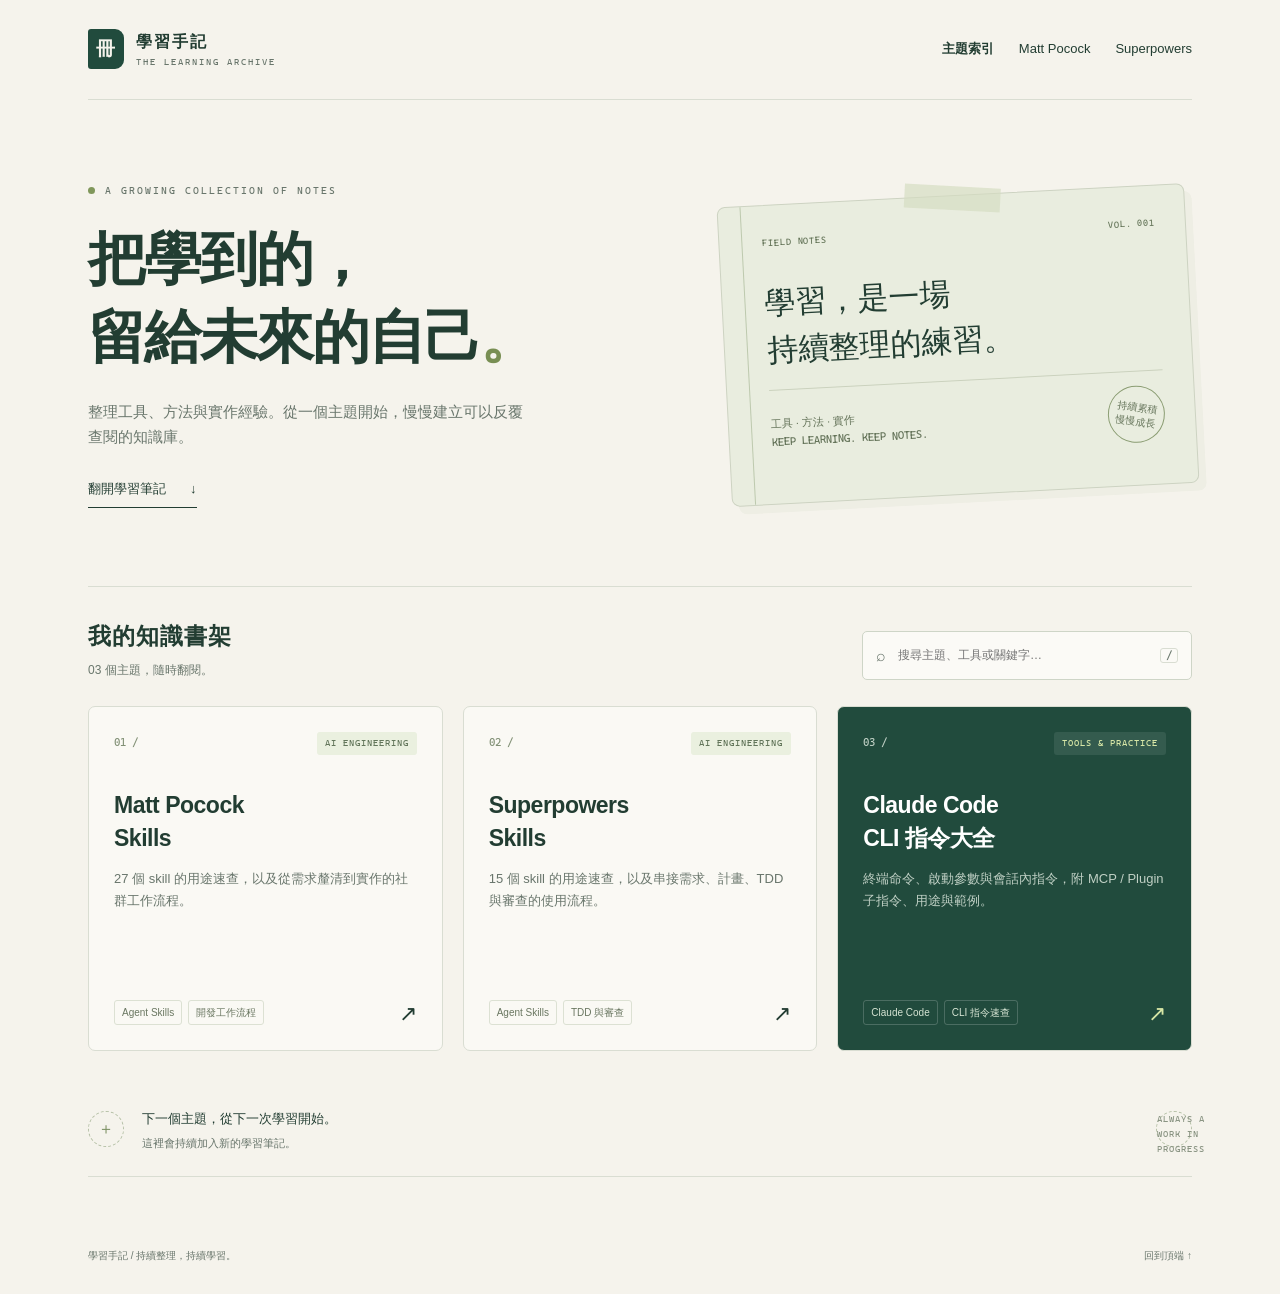
<file: index.html>
<!doctype html>
<html lang="zh-Hant">
<head>
  <meta charset="utf-8">
  <meta name="viewport" content="width=device-width, initial-scale=1">
  <meta name="description" content="持續累積的學習筆記：AI 工具、開發方法與實作經驗。">
  <meta name="theme-color" content="#214b3d">
  <title>學習手記 · 把知識慢慢留下來</title>
  <script src="notes.js" defer></script>
  <style>
    @font-face{font-family:Cascadia;src:url('fonts/CascadiaCode-Regular.ttf');font-display:swap}
    :root{--paper:#f5f3ec;--ink:#223d32;--muted:#69766c;--line:#d9ddd2;--green:#214b3d;--accent:#d7e6a6}
    *{box-sizing:border-box}html{scroll-behavior:smooth}body{margin:0;background:var(--paper);color:var(--ink);font-family:-apple-system,BlinkMacSystemFont,"PingFang TC","Microsoft JhengHei",sans-serif;line-height:1.7}a{color:inherit}a,button,input{-webkit-tap-highlight-color:transparent}a:focus-visible,input:focus-visible{outline:3px solid #af7439;outline-offset:5px}[hidden]{display:none!important}.mono{font-family:Cascadia,monospace}.skip{position:fixed;top:-100px;left:20px;padding:10px;background:white;z-index:5}.skip:focus{top:10px}
    .wrap{max-width:1200px;margin:auto;padding:0 48px}header{display:flex;align-items:center;justify-content:space-between;min-height:100px;border-bottom:1px solid var(--line);gap:20px}.brand{display:flex;align-items:center;gap:12px;text-decoration:none;font-weight:700;letter-spacing:2px}.mark{width:36px;height:40px;display:grid;place-items:center;background:var(--green);color:var(--paper);border-radius:3px 9px 9px 3px;font-size:19px}.brand small{display:block;font-size:9px;color:var(--muted);letter-spacing:2px;font-weight:400}nav{display:flex;gap:25px;font-size:13px}nav a{text-decoration:none}nav a:hover{text-decoration:underline;text-underline-offset:6px}.nav-current{font-weight:700}
    .hero{display:grid;grid-template-columns:1.25fr 1fr;gap:50px;align-items:center;padding:82px 0 78px}.eyebrow{font-size:10px;letter-spacing:2px;color:var(--muted)}.eyebrow:before{content:"";display:inline-block;width:7px;height:7px;background:#80975b;margin-right:10px;border-radius:50%}h1{font-size:clamp(36px,4.5vw,60px);line-height:1.35;letter-spacing:-2px;font-weight:650;margin:22px 0}h1 em{font-style:normal;color:#788e53}.intro{max-width:440px;font-size:15px;color:var(--muted);margin:0}.hero-link{display:inline-flex;gap:24px;align-items:center;margin-top:28px;text-decoration:none;font-size:13px;border-bottom:1px solid var(--ink);padding-bottom:7px}
    .notebook{position:relative;min-height:300px;border:1px solid #cdd3c2;border-radius:8px;background:#e9eddf;padding:30px 30px 26px 42px;box-shadow:7px 8px 0 #eeeee4;transform:rotate(-3deg)}.notebook:before{content:"";position:absolute;top:0;bottom:0;left:22px;border-left:1px solid #bdc9ae}.book-top{display:flex;justify-content:space-between;font-size:9px;color:#66765a;letter-spacing:1px}.book-title{font-family:Georgia,"Songti TC",serif;font-size:31px;line-height:1.5;margin:30px 0 16px}.book-rule{height:1px;background:#cbd2be;margin:14px 0}.book-bottom{display:flex;align-items:center;justify-content:space-between;font-size:11px;color:#65745a}.book-stamp{border:1px solid #8b9d73;border-radius:50%;width:57px;height:57px;display:grid;place-items:center;font-size:10px;transform:rotate(12deg);line-height:1.4;text-align:center}.tape{position:absolute;width:96px;height:24px;background:#d6ddc2aa;top:-10px;left:40%;transform:rotate(6deg)}
    .section-head{display:flex;justify-content:space-between;align-items:end;border-top:1px solid var(--line);padding-top:30px;gap:25px}.section-head h2{font-size:23px;margin:0 0 4px;letter-spacing:1px}.section-head p{font-size:12px;color:var(--muted);margin:0}.search{display:flex;align-items:center;gap:10px;padding:10px 13px;border:1px solid #ced5c7;border-radius:5px;background:#fbfaf6;max-width:330px;width:100%;color:var(--muted)}.search input{border:0;outline:0;background:transparent;color:var(--ink);font:inherit;font-size:12px;min-width:0;width:100%}.search:focus-within{outline:2px solid #80975b;outline-offset:3px}kbd{font:11px Cascadia,monospace;border:1px solid var(--line);border-radius:3px;padding:0 5px}
    #topics{display:grid;grid-template-columns:repeat(3,minmax(0,1fr));gap:20px;margin-top:26px}.topic{display:flex;flex-direction:column;min-height:345px;padding:25px;background:#faf9f4;border:1px solid var(--line);border-radius:7px;text-decoration:none;transition:transform .2s,border-color .2s,box-shadow .2s}.topic:hover{transform:translateY(-5px);border-color:#92a37b;box-shadow:0 10px 25px #213d3209}.card-top{display:flex;align-items:center;justify-content:space-between;margin-bottom:34px}.number{font-size:11px;color:#819075}.category{font-size:9px;letter-spacing:1px;color:#63765b;background:#eaf0df;border-radius:3px;padding:4px 8px}.topic h3{font-size:23px;font-weight:600;line-height:1.4;letter-spacing:-.5px;margin:0 0 14px}.topic p{color:var(--muted);font-size:13px;margin:0 0 25px}.card-bottom{margin-top:auto;display:flex;justify-content:space-between;align-items:end;gap:12px}.tags{display:flex;flex-wrap:wrap;gap:6px}.tags span{font-size:10px;color:#6a7761;border:1px solid #dce1d3;border-radius:3px;padding:3px 7px}.arrow{font-size:22px;line-height:1}.featured{background:var(--green);color:#fff}.featured .category{background:#ffffff16;color:var(--accent)}.featured .number,.featured p{color:#c0d0c5}.featured .tags span{color:#d6e4d3;border-color:#ffffff30}.featured .arrow{color:var(--accent)}#topic-empty{padding:35px;text-align:center;color:var(--muted);border:1px dashed var(--line);border-radius:7px}
    .growing{display:flex;gap:18px;align-items:center;margin:30px 0 70px;padding:23px 0;border-bottom:1px solid var(--line)}.growing>span{width:36px;height:36px;border:1px dashed #b6c1a7;border-radius:50%;display:grid;place-items:center;color:#7b8f61}.growing strong{font-size:13px;font-weight:500}.growing p{font-size:11px;color:var(--muted);margin:3px 0 0}.growing .mono{margin-left:auto;font-size:9px;color:#8b9584;letter-spacing:1px}footer{display:flex;justify-content:space-between;gap:20px;padding-bottom:30px;font-size:10px;color:var(--muted)}footer a{text-decoration:none}
    @media(max-width:850px){.wrap{padding:0 26px}.hero{gap:35px;padding:60px 0}.notebook{min-height:270px;padding-right:22px}.book-title{font-size:26px}#topics{gap:12px}.topic{padding:20px}.topic h3{font-size:20px}.brand small{display:none}nav{gap:16px}}
    @media(max-width:650px){header{min-height:85px;flex-wrap:wrap;padding:19px 0;gap:16px}nav{font-size:11px;gap:18px}.hero{grid-template-columns:1fr;padding:45px 0;gap:40px}h1{font-size:42px}.notebook{width:min(100%,360px);justify-self:center;min-height:255px;margin:0 8px 12px}.book-title{margin-top:22px}.section-head{align-items:stretch;flex-direction:column;gap:18px}.search{max-width:none}#topics{grid-template-columns:1fr;gap:14px}.topic{min-height:260px;padding:24px}.card-top{margin-bottom:22px}.topic h3{font-size:24px}.growing{margin-bottom:38px}.growing .mono{display:none}footer{flex-wrap:wrap}.intro{font-size:14px}}
    @media(prefers-reduced-motion:reduce){html{scroll-behavior:auto}.topic{transition:none}.topic:hover{transform:none}}
  </style>
</head>
<body>
  <a class="skip" href="#main">跳至內容</a>
  <div class="wrap">
    <header>
      <a class="brand" href="index.html"><span class="mark">冊</span><span>學習手記<small class="mono">THE LEARNING ARCHIVE</small></span></a>
      <nav aria-label="主導覽"><a class="nav-current" href="index.html" aria-current="page">主題索引</a><a href="mattpocock.html">Matt Pocock</a><a href="superpowers.html">Superpowers</a></nav>
    </header>
    <main id="main">
      <section class="hero" aria-labelledby="hero-title">
        <div><div class="eyebrow mono">A GROWING COLLECTION OF NOTES</div><h1 id="hero-title">把學到的，<br>留給未來的自己<em>。</em></h1><p class="intro">整理工具、方法與實作經驗。從一個主題開始，慢慢建立可以反覆查閱的知識庫。</p><a class="hero-link" href="#library">翻開學習筆記 <span aria-hidden="true">↓</span></a></div>
        <div class="notebook" aria-hidden="true"><span class="tape"></span><div class="book-top mono"><span>FIELD NOTES</span><span>VOL. 001</span></div><div class="book-title">學習，是一場<br>持續整理的練習。</div><div class="book-rule"></div><div class="book-bottom"><span>工具 · 方法 · 實作<br><span class="mono">KEEP LEARNING. KEEP NOTES.</span></span><span class="book-stamp">持續累積<br>慢慢成長</span></div></div>
      </section>
      <section id="library" aria-labelledby="library-title">
        <div class="section-head"><div><h2 id="library-title">我的知識書架</h2><p>03 個主題，隨時翻閱。</p></div><label class="search"><span aria-hidden="true">⌕</span><input id="topic-search" type="search" placeholder="搜尋主題、工具或關鍵字…" aria-label="搜尋學習主題"><kbd aria-hidden="true">/</kbd></label></div>
        <div id="topics">
          <a class="topic" href="mattpocock.html" data-topic="Matt Pocock skills AI coding agent 工作流程 工程"><div class="card-top"><span class="number mono">01 /</span><span class="category mono">AI ENGINEERING</span></div><h3>Matt Pocock<br>Skills</h3><p>27 個 skill 的用途速查，以及從需求釐清到實作的社群工作流程。</p><div class="card-bottom"><div class="tags"><span>Agent Skills</span><span>開發工作流程</span></div><span class="arrow" aria-hidden="true">↗</span></div></a>
          <a class="topic" href="superpowers.html" data-topic="Superpowers obra Jesse Vincent skills AI coding agent TDD 測試 除錯 開發 工作流程"><div class="card-top"><span class="number mono">02 /</span><span class="category mono">AI ENGINEERING</span></div><h3>Superpowers<br>Skills</h3><p>15 個 skill 的用途速查，以及串接需求、計畫、TDD 與審查的使用流程。</p><div class="card-bottom"><div class="tags"><span>Agent Skills</span><span>TDD 與審查</span></div><span class="arrow" aria-hidden="true">↗</span></div></a>
          <a class="topic featured" href="claude-code.html" data-topic="Claude Code CLI command commands slash 指令 命令 終端機 MCP plugin 參數"><div class="card-top"><span class="number mono">03 /</span><span class="category mono">TOOLS & PRACTICE</span></div><h3>Claude Code<br>CLI 指令大全</h3><p>終端命令、啟動參數與會話內指令，附 MCP / Plugin 子指令、用途與範例。</p><div class="card-bottom"><div class="tags"><span>Claude Code</span><span>CLI 指令速查</span></div><span class="arrow" aria-hidden="true">↗</span></div></a>
        </div>
        <p id="topic-empty" role="status" hidden>找不到符合的主題，請試試其他關鍵字。</p>
      </section>
      <aside class="growing"><span aria-hidden="true">＋</span><div><strong>下一個主題，從下一次學習開始。</strong><p>這裡會持續加入新的學習筆記。</p></div><span class="mono">ALWAYS A WORK IN PROGRESS</span></aside>
    </main>
    <footer><span>學習手記 / 持續整理，持續學習。</span><a href="#main">回到頂端 ↑</a></footer>
  </div>
</body>
</html>
</file>
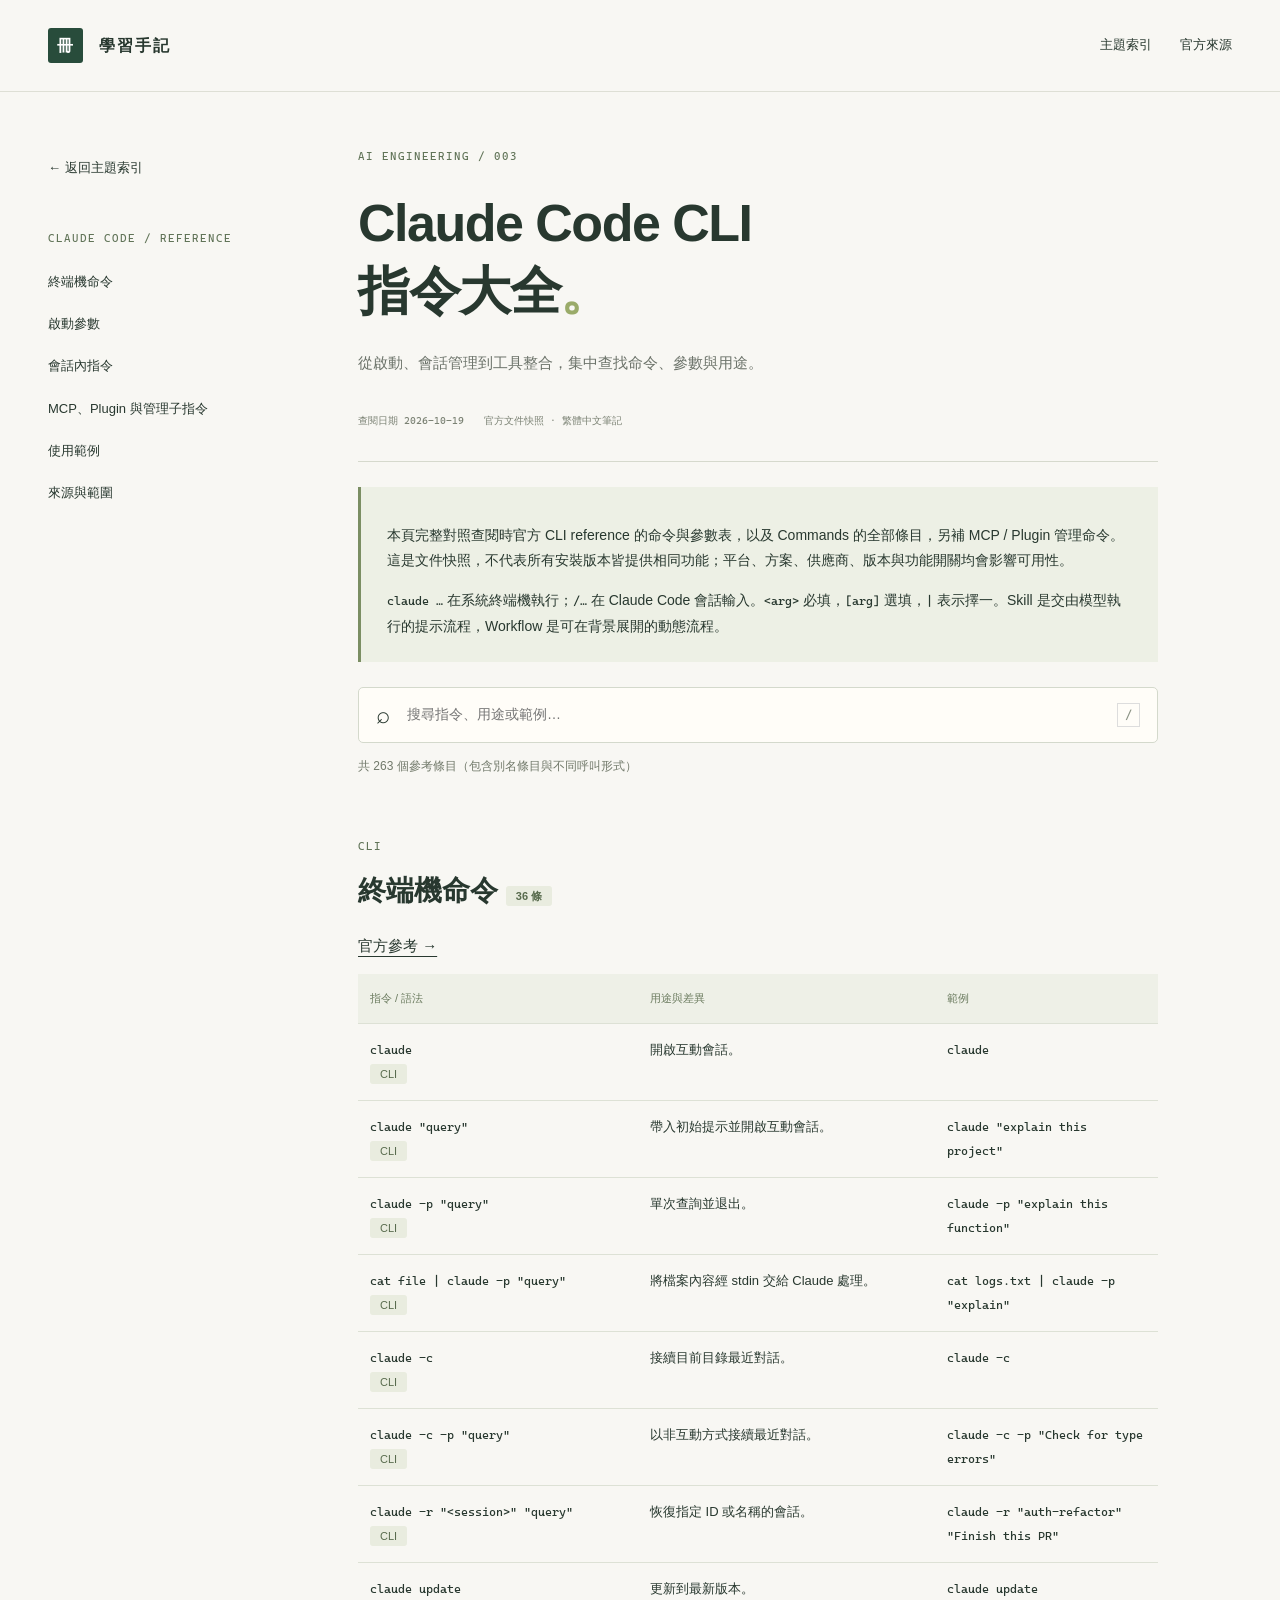
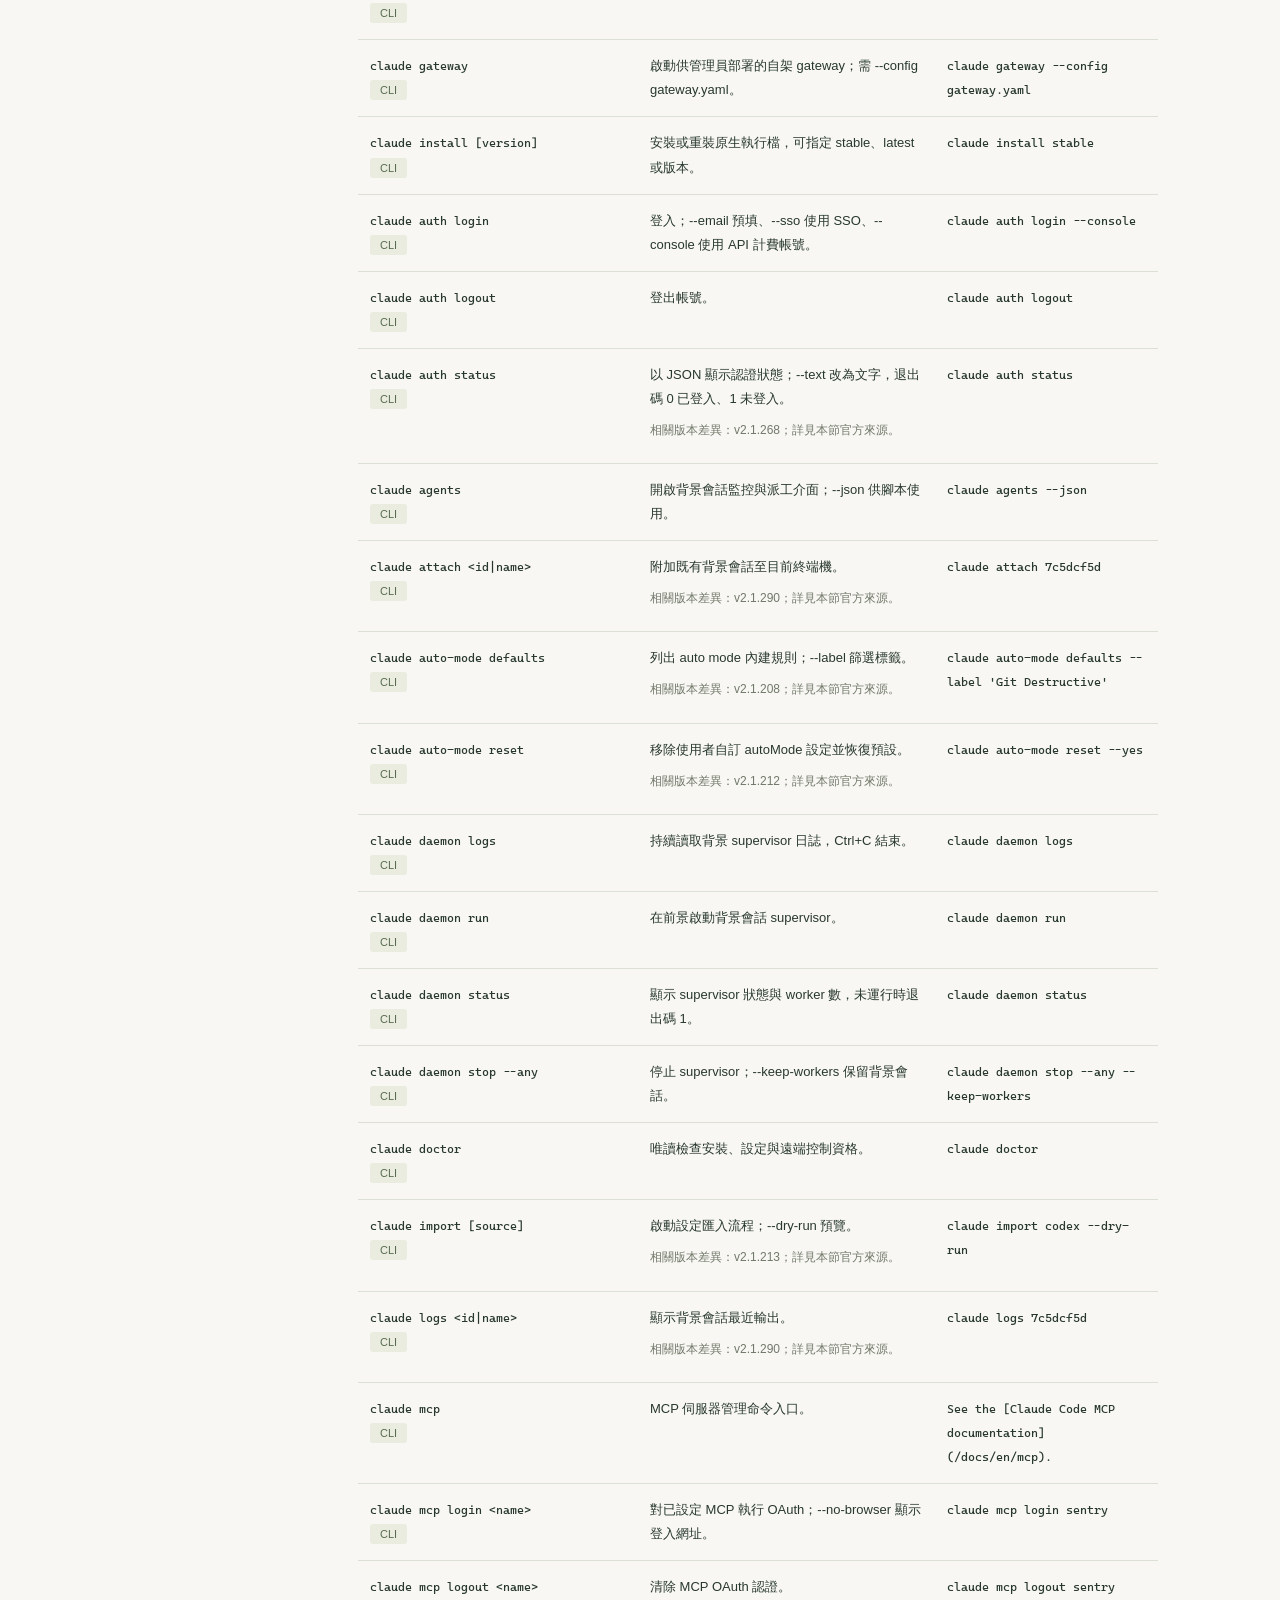
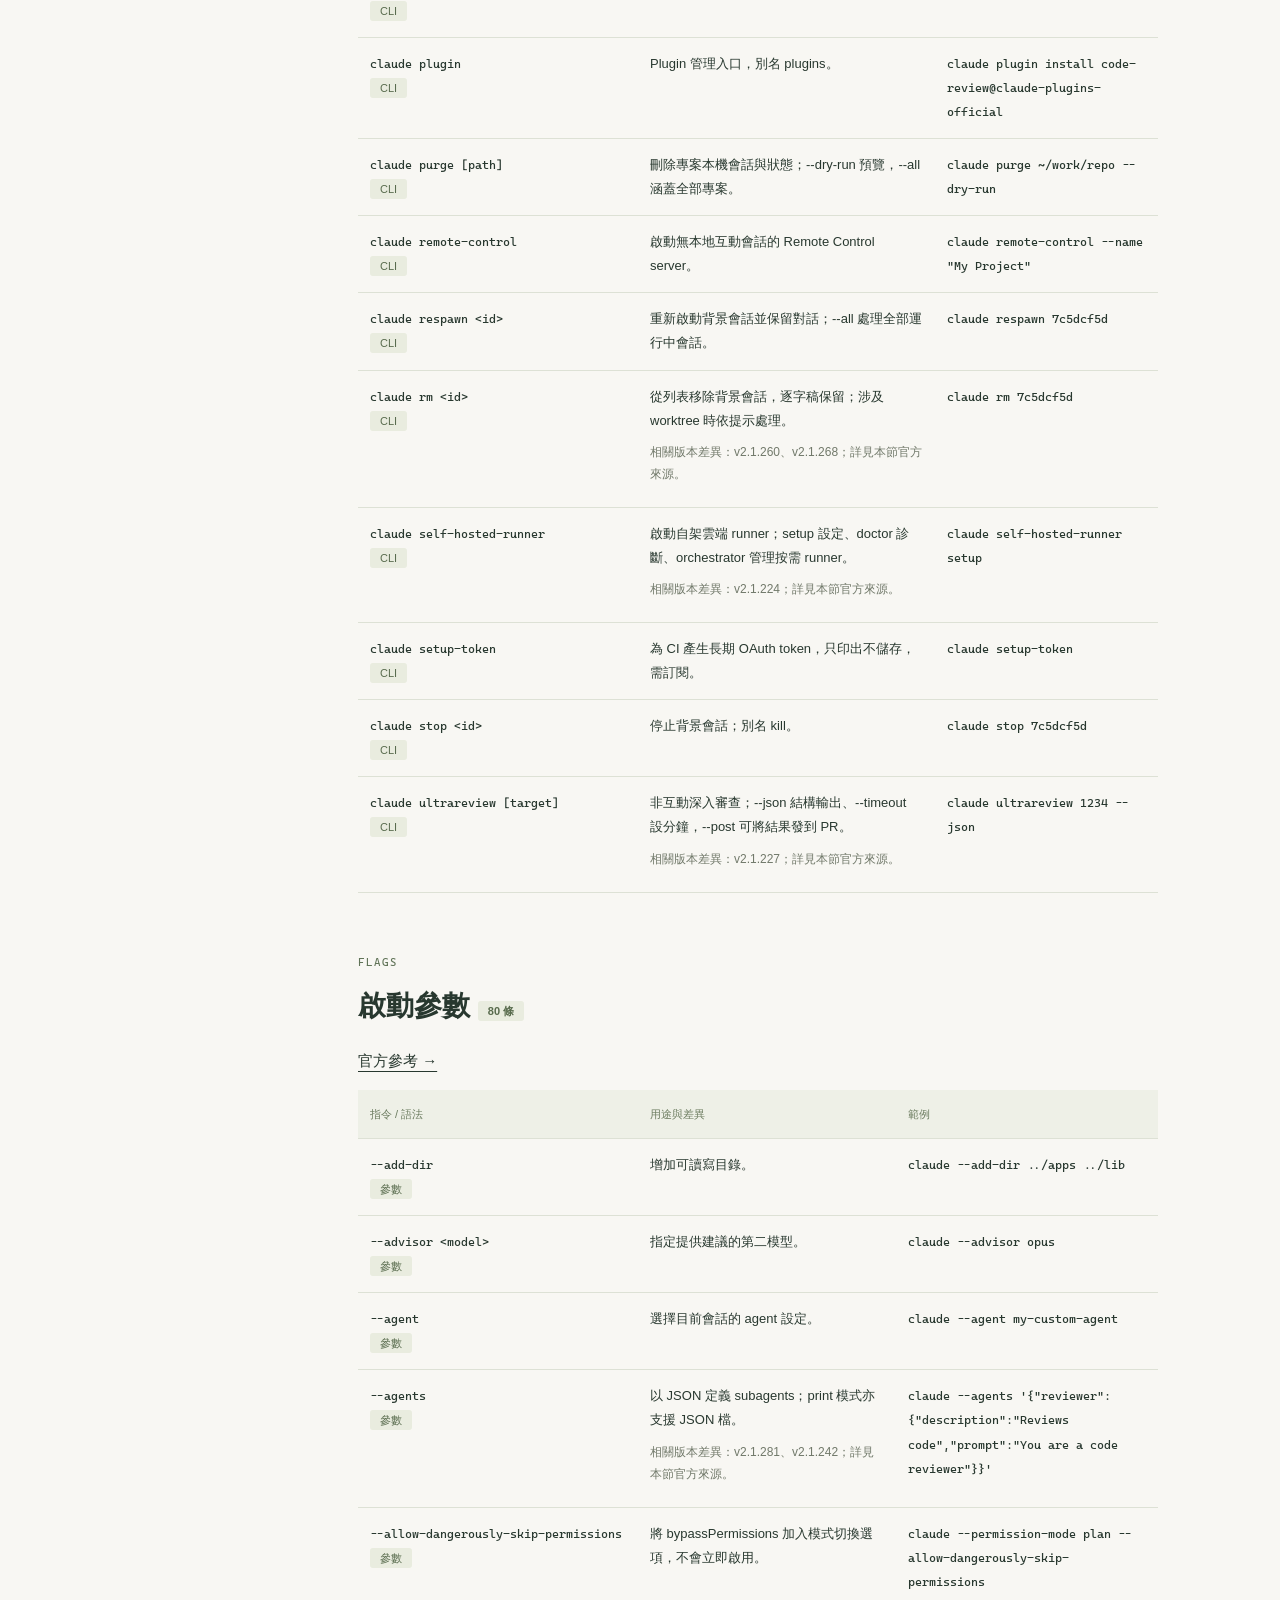
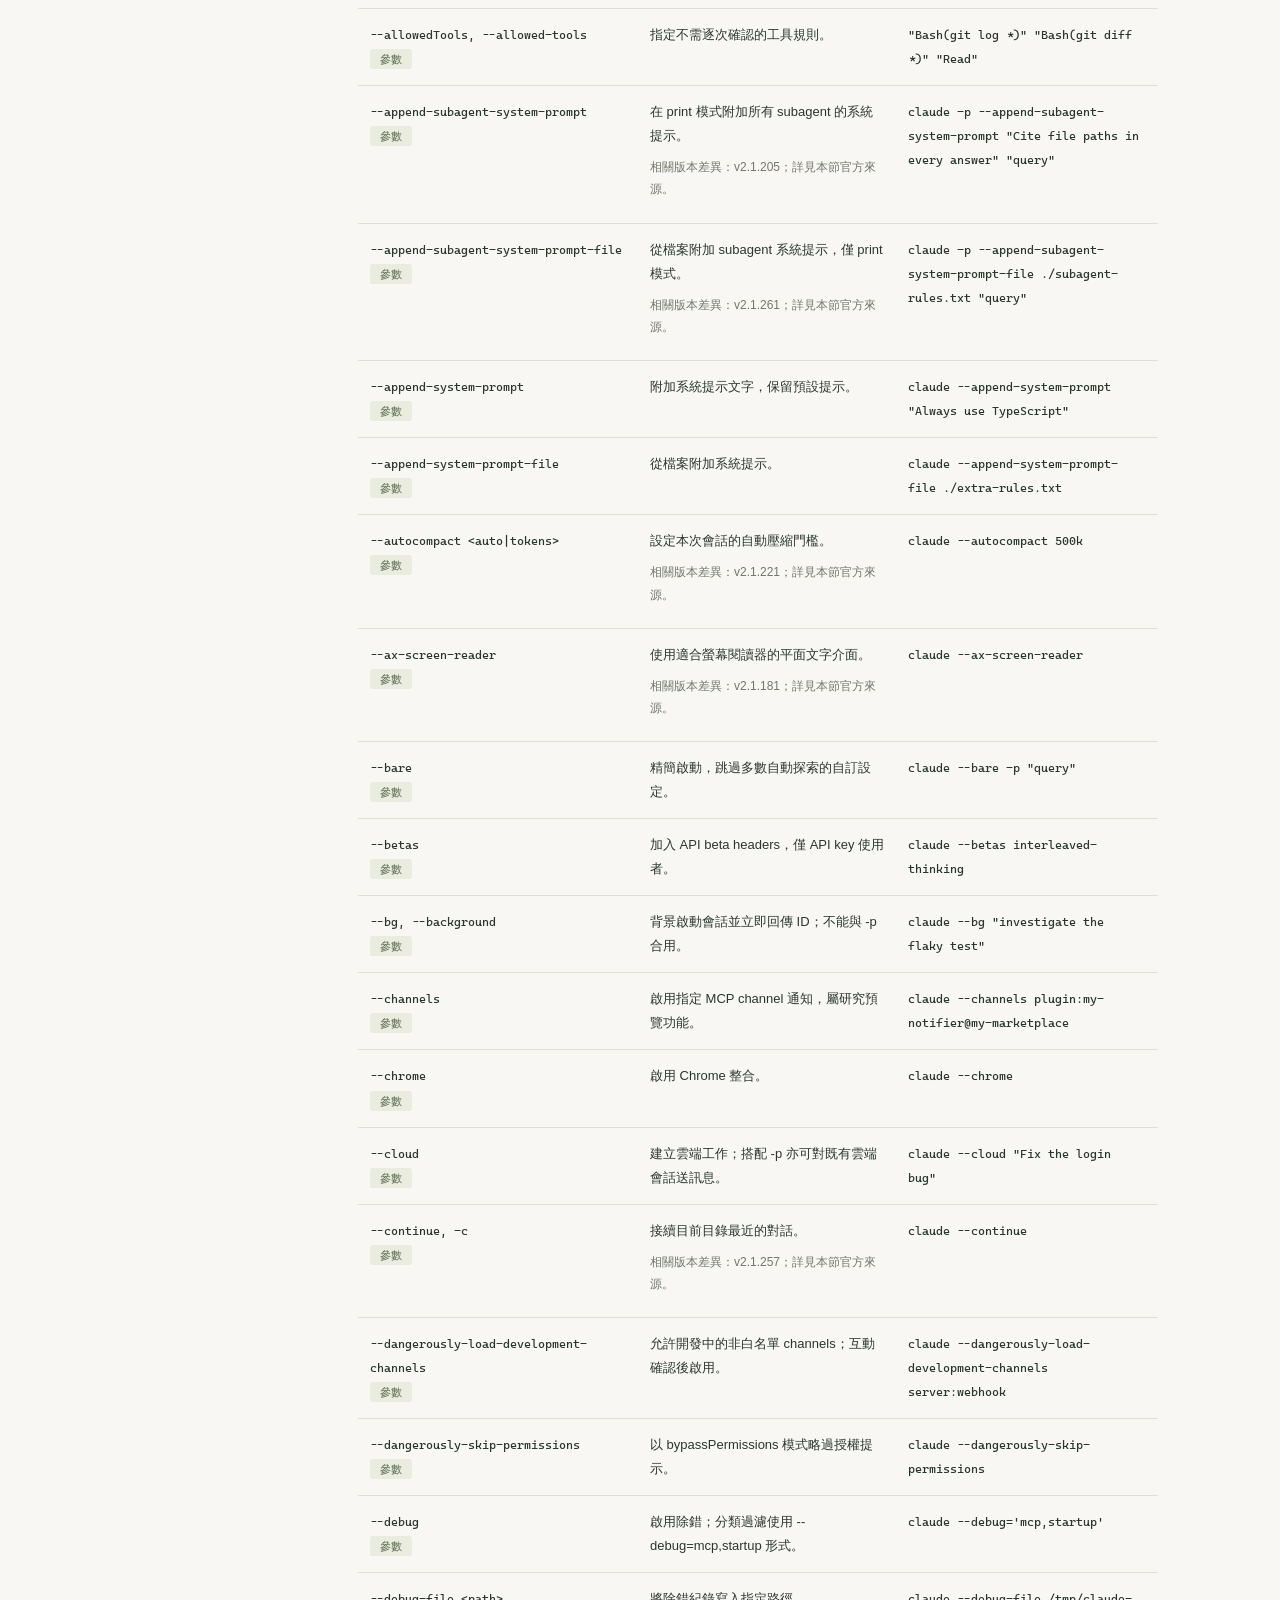
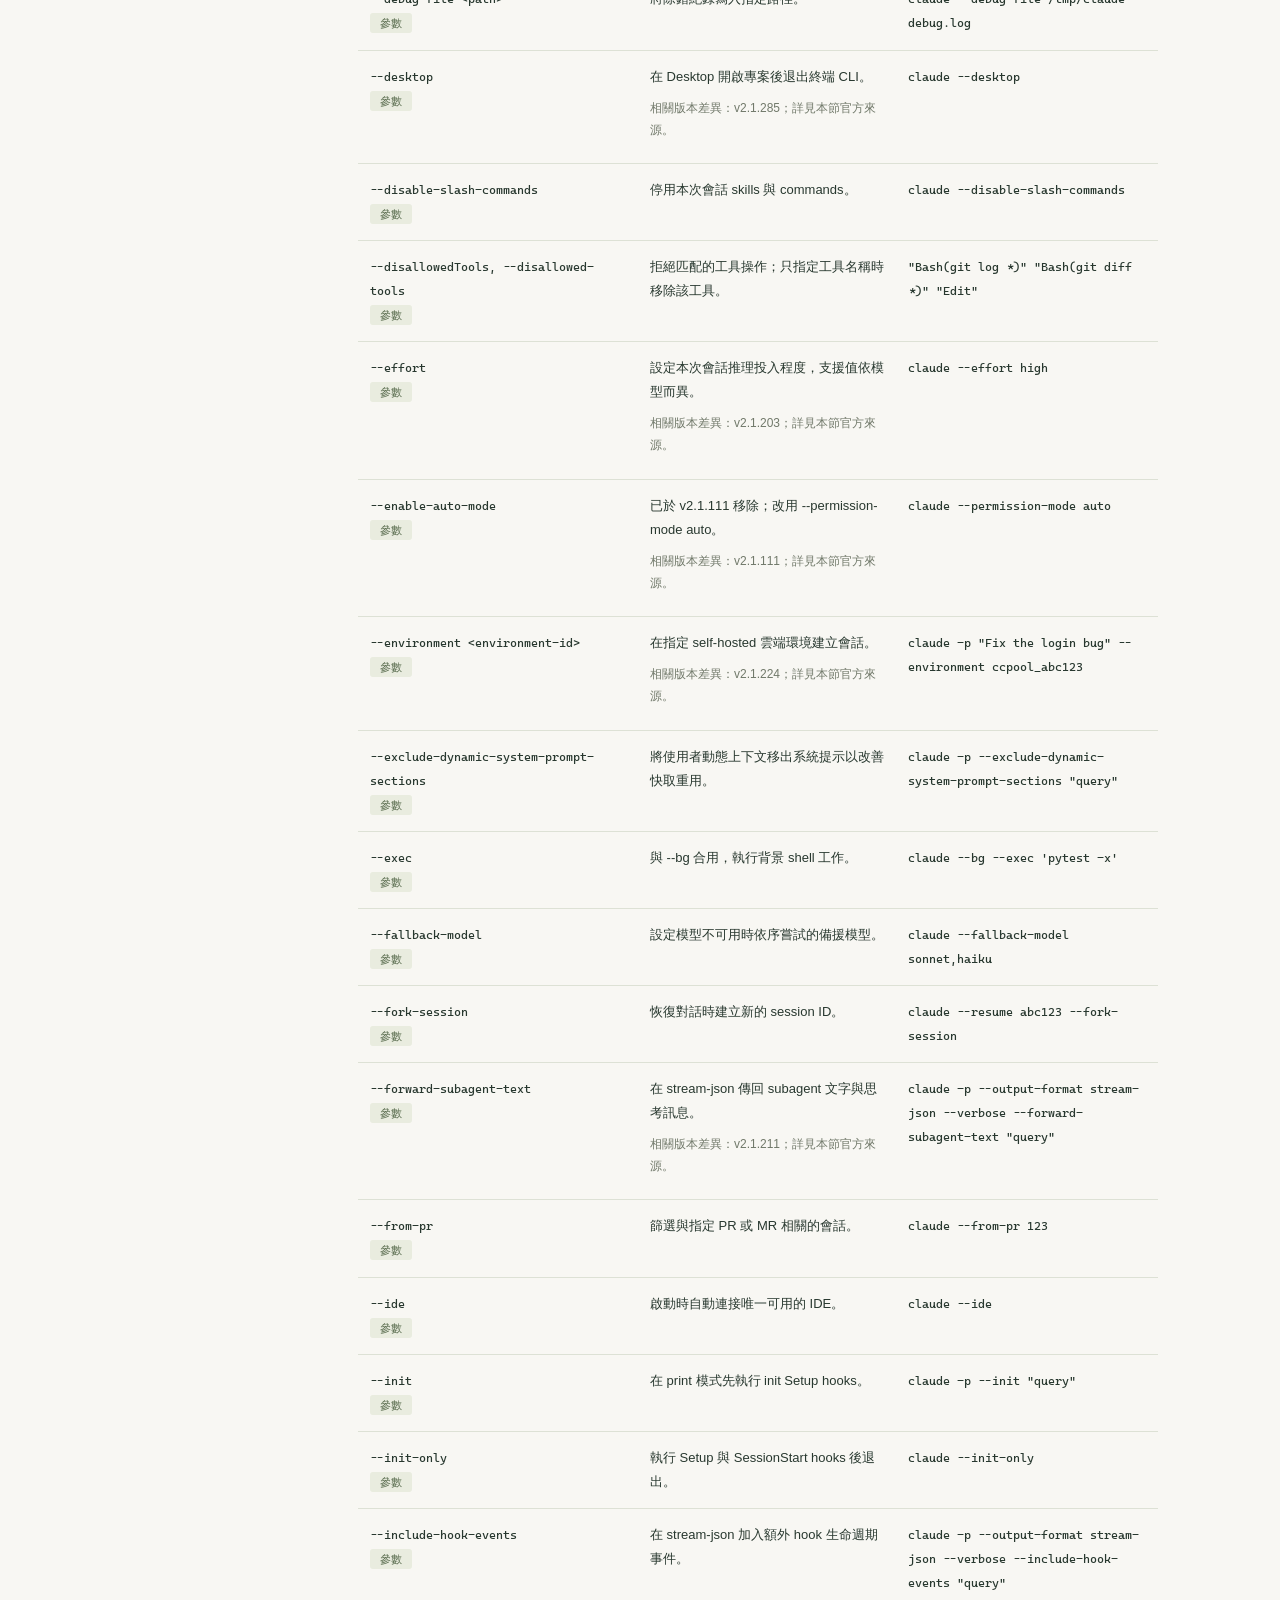
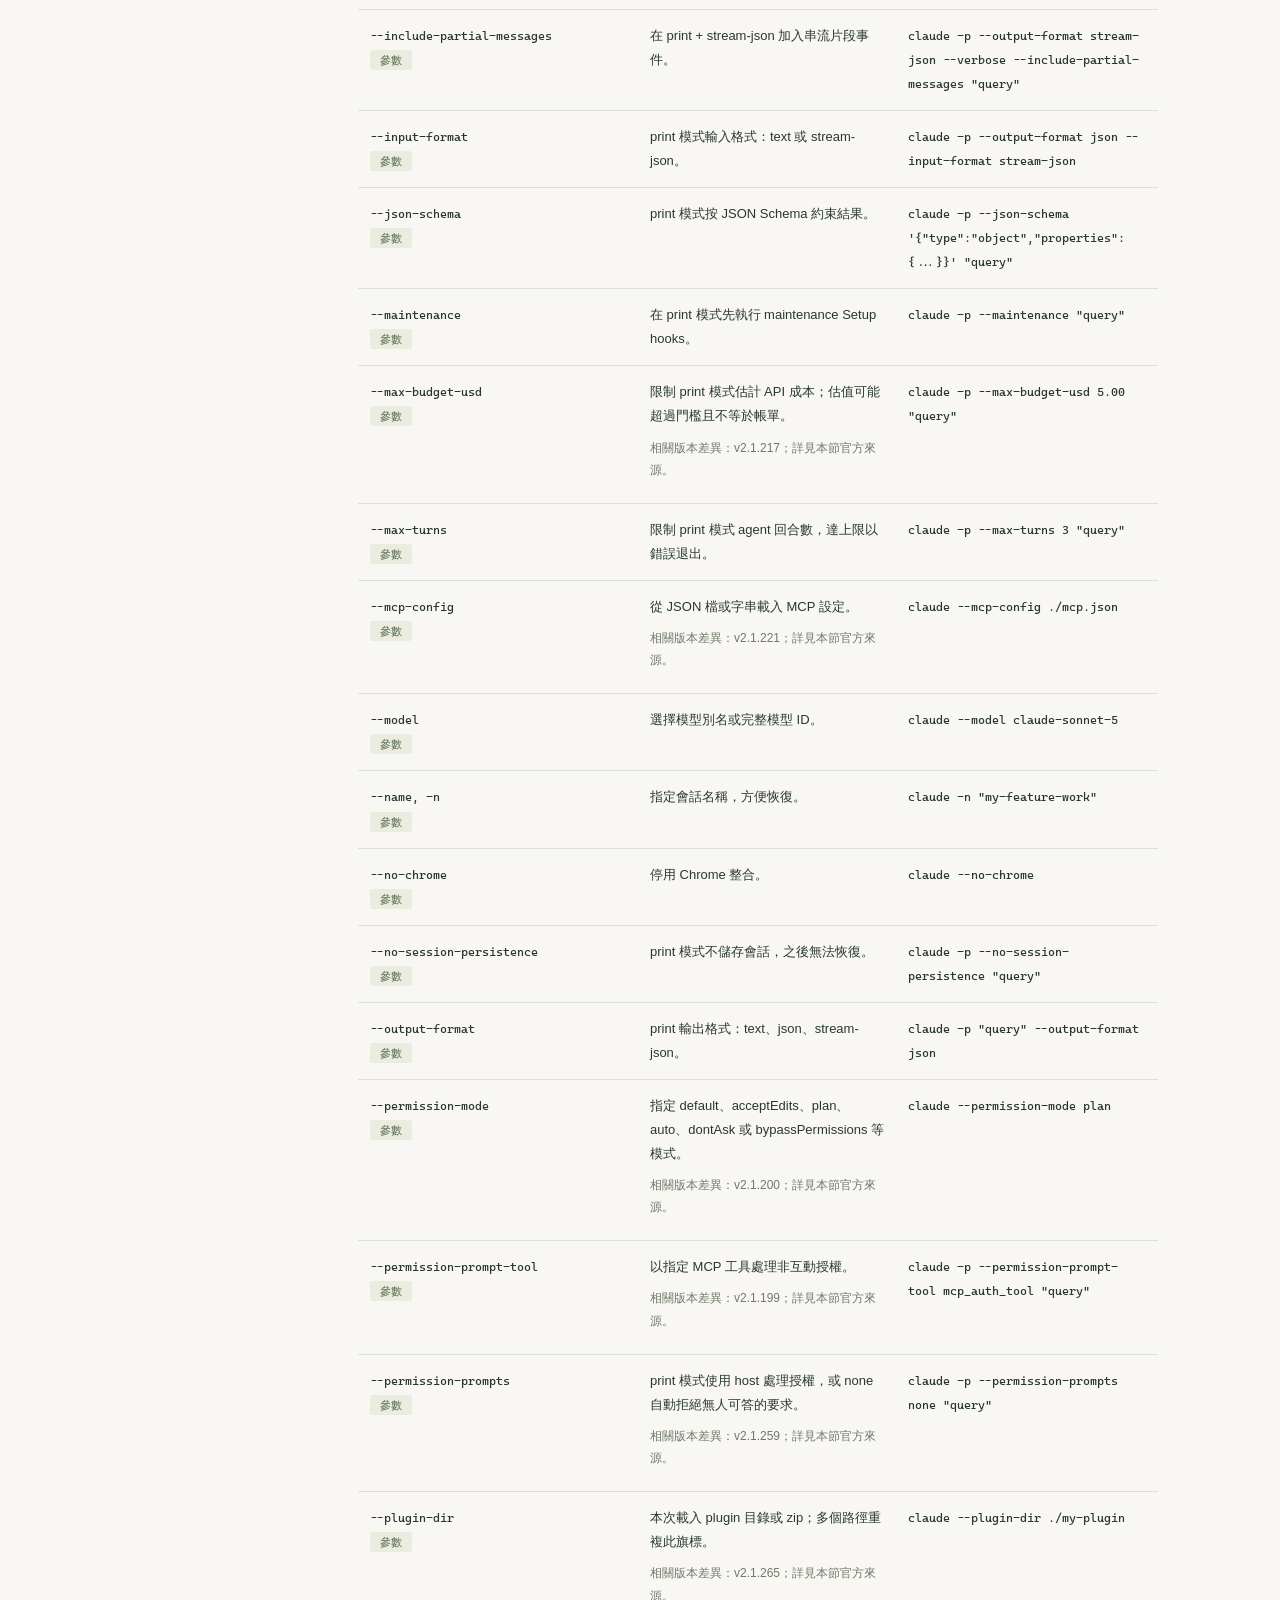
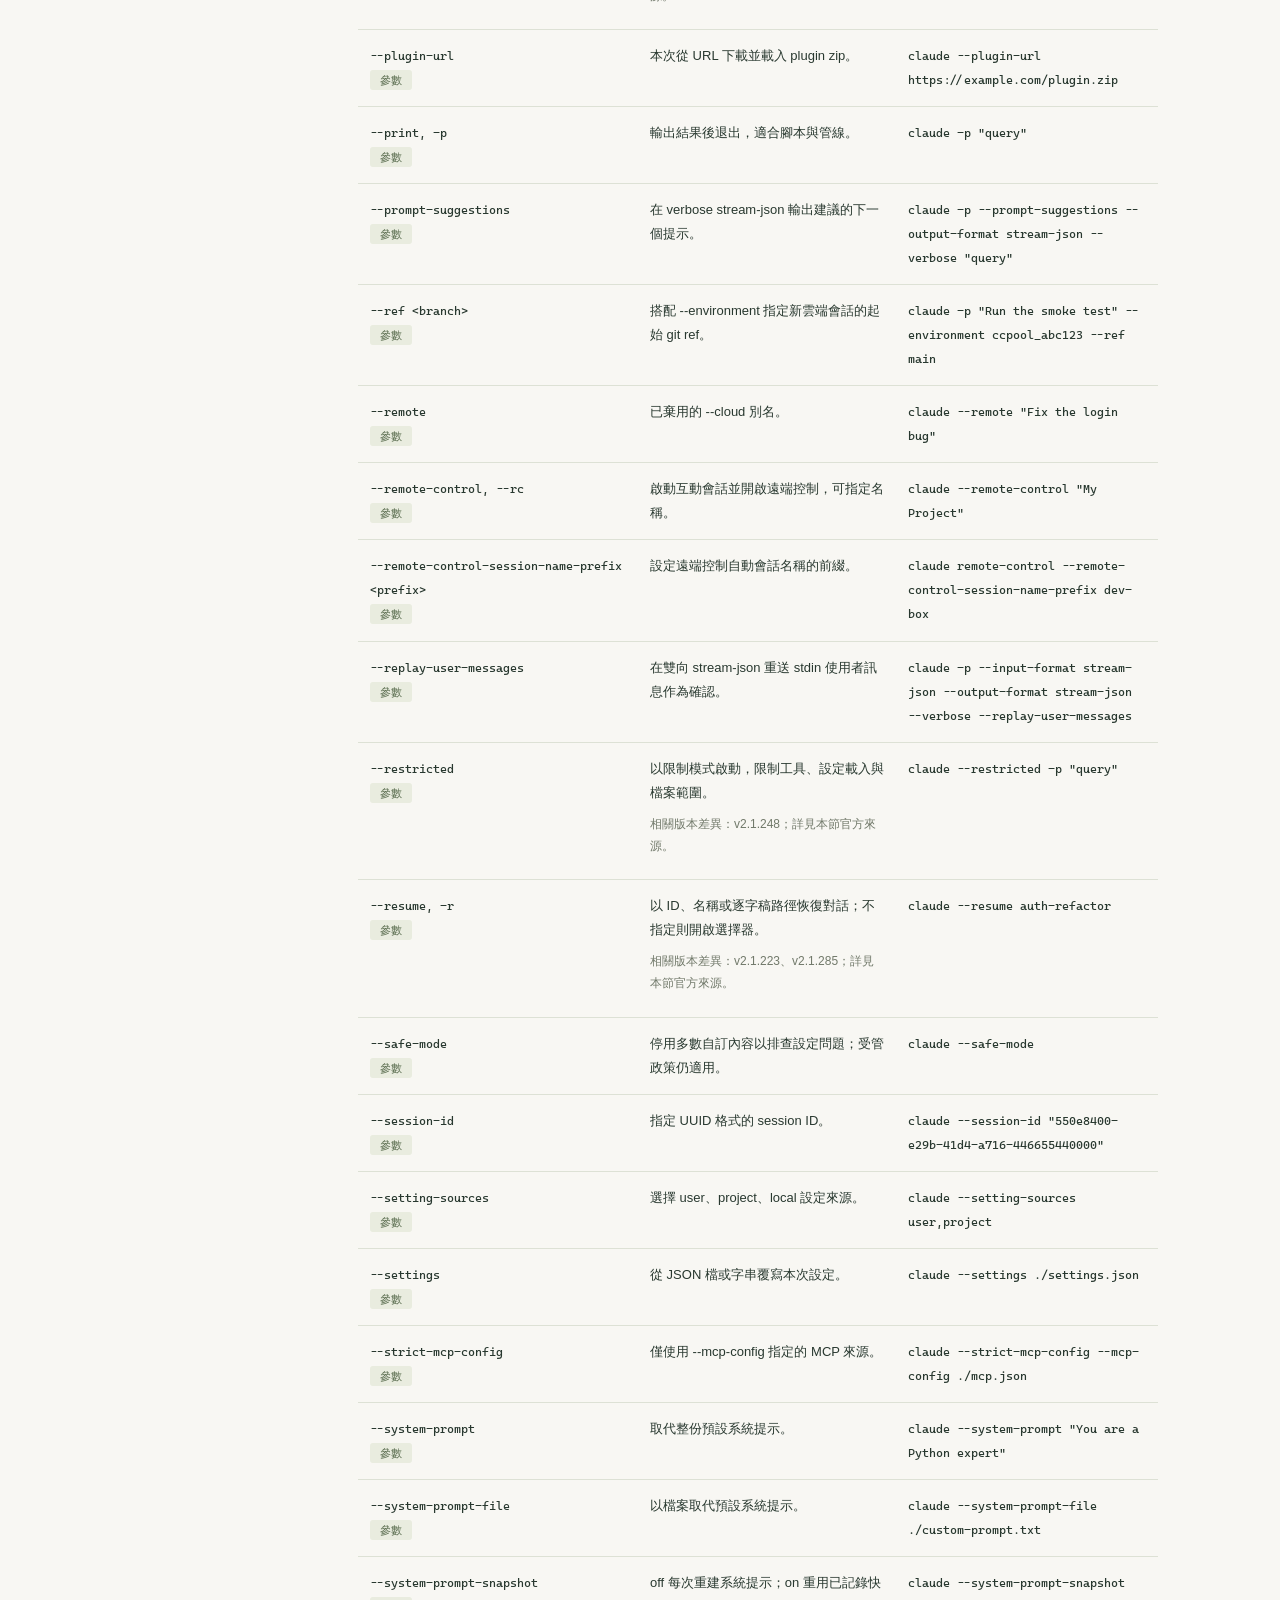
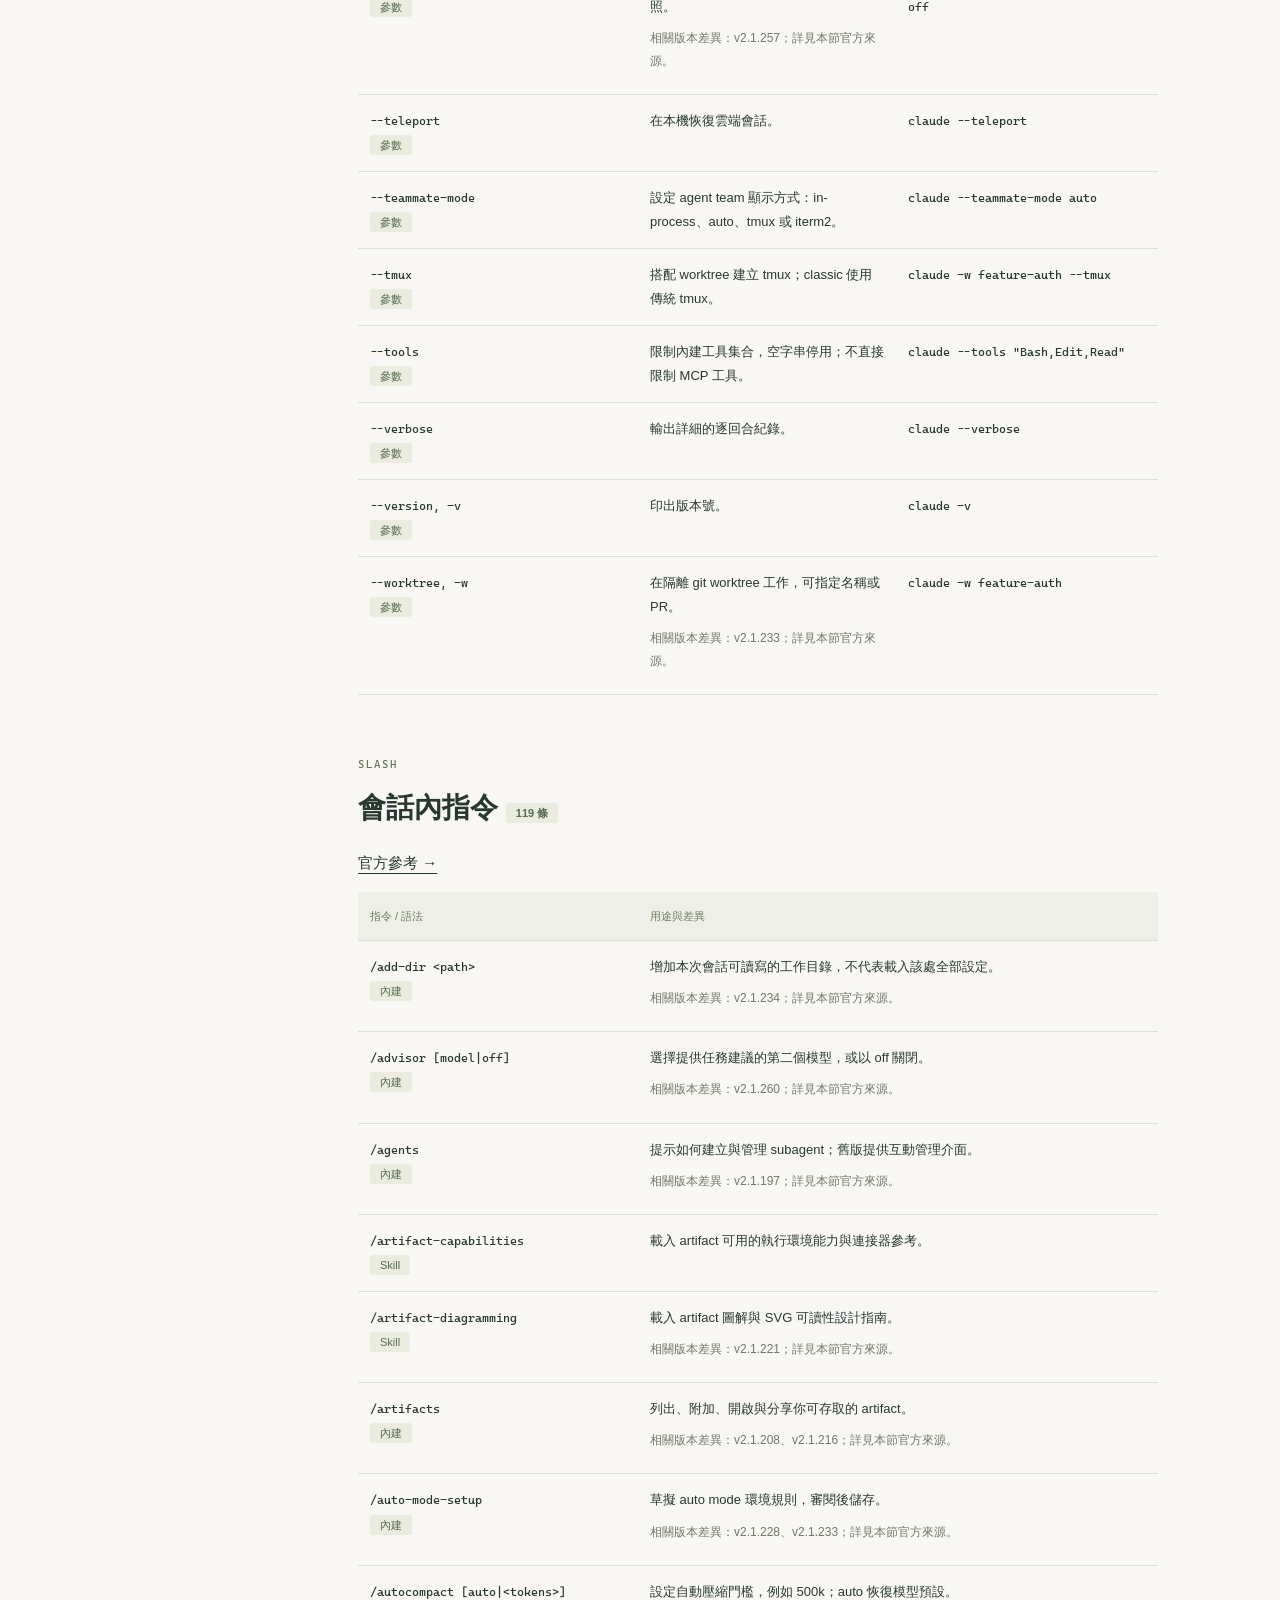
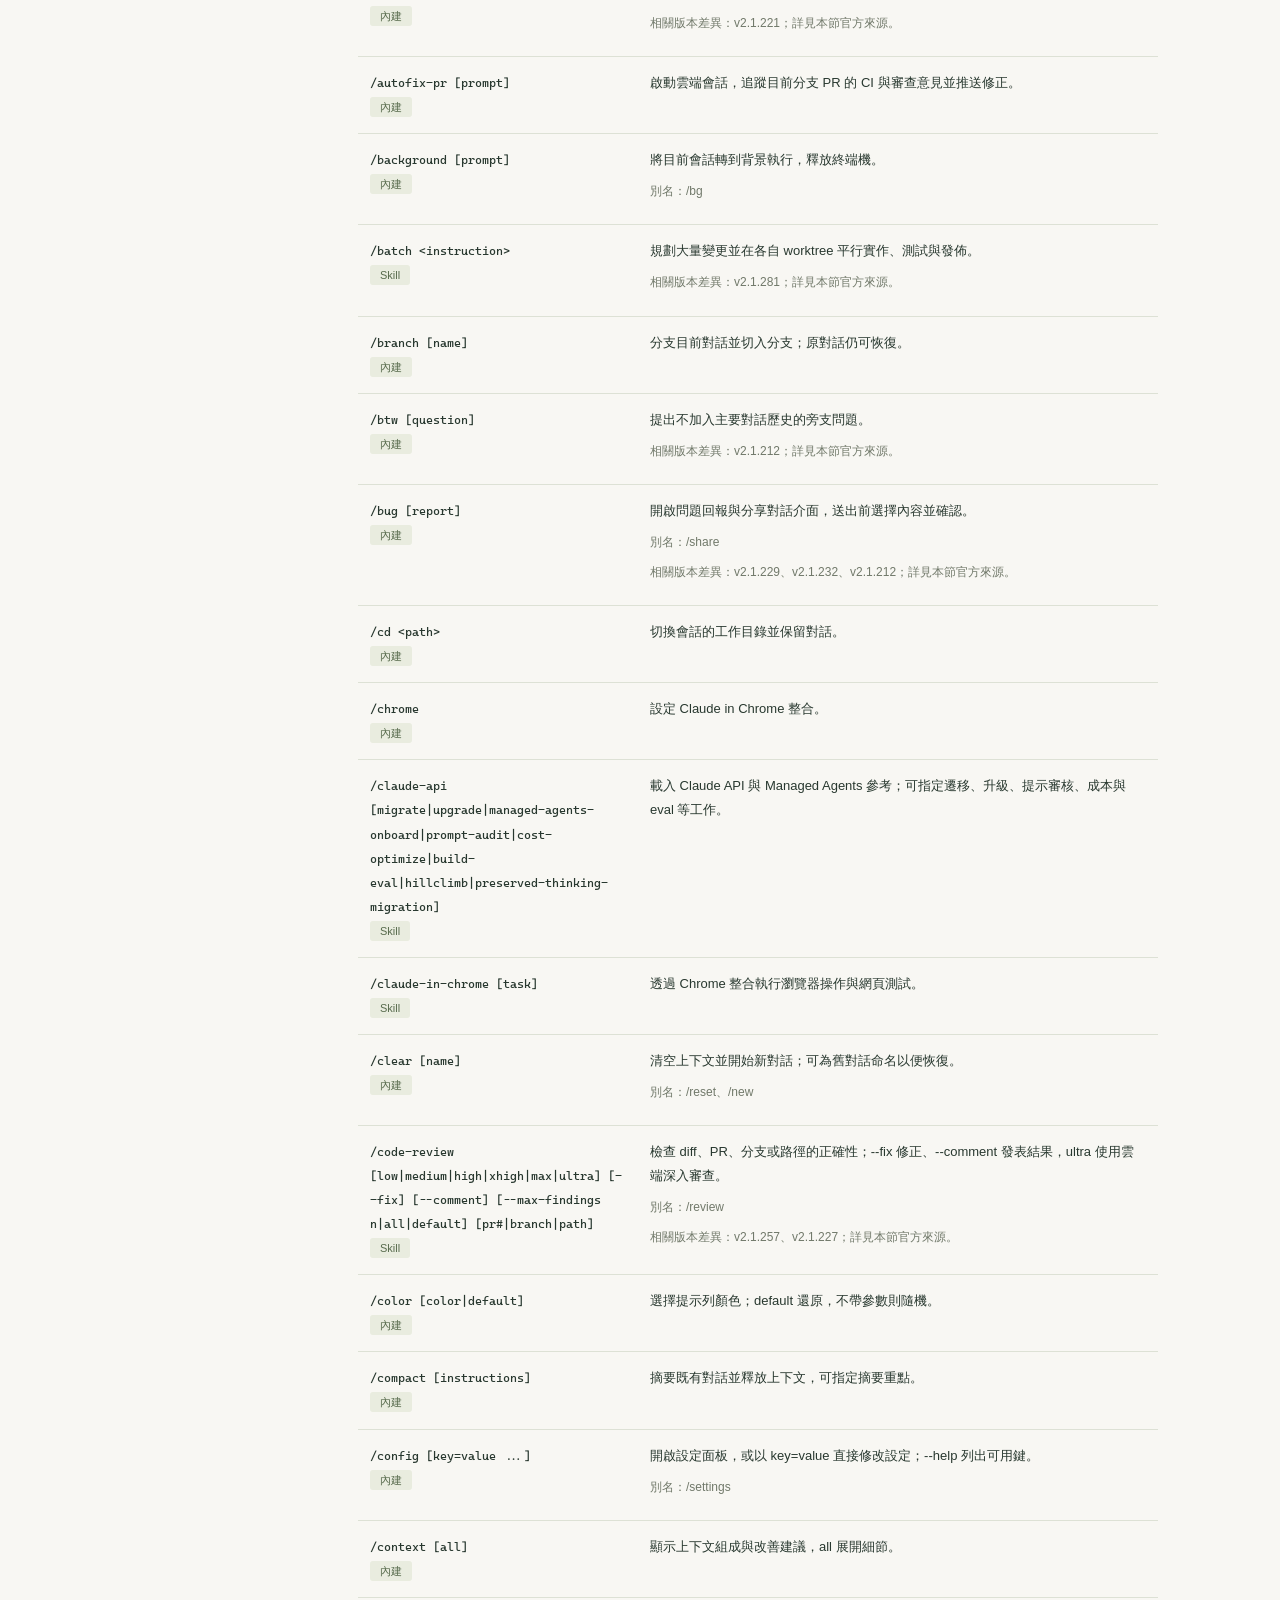
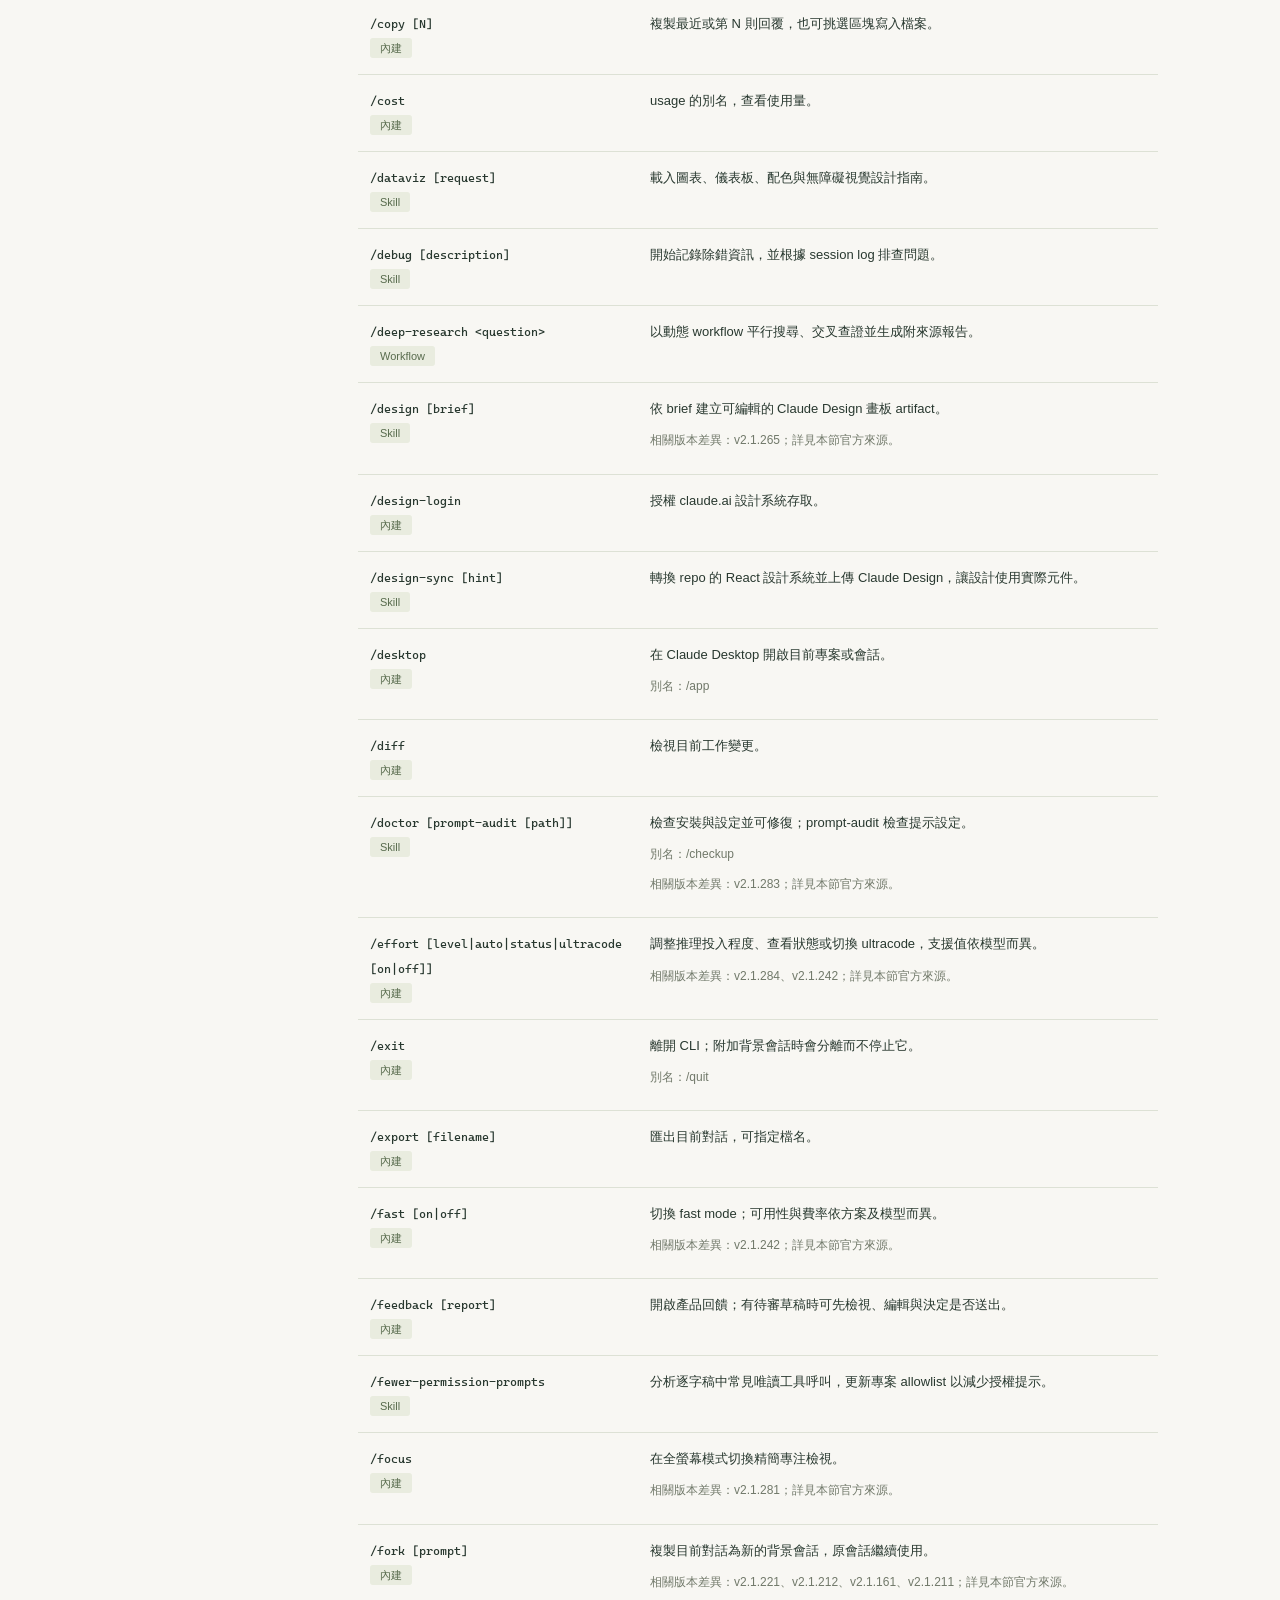
<file: claude-code.html>
<!doctype html>
<html lang="zh-Hant"><head><meta charset="utf-8"><meta name="viewport" content="width=device-width,initial-scale=1"><meta name="description" content="Claude Code CLI 終端命令、啟動參數、slash commands 與 MCP / Plugin 子指令繁體中文速查。"><title>Claude Code CLI 指令大全 · 學習手記</title><link rel="stylesheet" href="styles.css"><script src="claude-code.js" defer></script><style>.command-table{min-width:640px}.command-table td:first-child{width:35%}.command-table td{vertical-align:top}.command-table td:last-child{overflow-wrap:anywhere}.command-table p{margin:8px 0}.command-nav{display:flex;gap:12px;flex-wrap:wrap}.article h1{font-size:clamp(34px,5vw,52px)}</style></head><body><a class="skip" href="#main">跳至內容</a><header><a class="brand" href="index.html"><span class="mark">冊</span> 學習手記</a><nav aria-label="主導覽"><a href="index.html">主題索引</a><a href="#sources">官方來源</a></nav></header><main id="main" class="note-layout"><aside class="toc"><a class="back" href="index.html">← 返回主題索引</a><div class="eyebrow">CLAUDE CODE / REFERENCE</div><a href="#cli">終端機命令</a><a href="#flags">啟動參數</a><a href="#slash">會話內指令</a><a href="#management">MCP、Plugin 與管理子指令</a><a href="#examples">使用範例</a><a href="#sources">來源與範圍</a></aside><article class="article"><div class="eyebrow">AI ENGINEERING / 003</div><h1>Claude Code CLI<br>指令大全<span class="dot">。</span></h1><p class="lead">從啟動、會話管理到工具整合，集中查找命令、參數與用途。</p><div class="meta"><span>查閱日期 2026-10-19</span><span>官方文件快照 · 繁體中文筆記</span></div><div class="callout"><p>本頁完整對照查閱時官方 CLI reference 的命令與參數表，以及 Commands 的全部條目，另補 MCP / Plugin 管理命令。這是文件快照，不代表所有安裝版本皆提供相同功能；平台、方案、供應商、版本與功能開關均會影響可用性。</p><p><code>claude …</code> 在系統終端機執行；<code>/…</code> 在 Claude Code 會話輸入。<code>&lt;arg&gt;</code> 必填，<code>[arg]</code> 選填，<code>|</code> 表示擇一。Skill 是交由模型執行的提示流程，Workflow 是可在背景展開的動態流程。</p></div><label class="search"><span>⌕</span><input id="command-search" type="search" placeholder="搜尋指令、用途或範例…" aria-label="搜尋所有指令"><kbd>/</kbd></label><p id="command-count" class="small" aria-live="polite">共 263 個參考條目（包含別名條目與不同呼叫形式）</p><p id="command-empty" hidden>找不到符合的指令，請試試其他關鍵字。</p>
<section id="cli" class="command-group"><div class="section-label">CLI</div><h2>終端機命令 <span class="pill">36 條</span></h2><p class="source"><a href="https://code.claude.com/docs/en/cli-reference">官方參考 →</a></p><div class="table-wrap"><table class="command-table"><thead><tr><th scope="col">指令 / 語法</th><th scope="col">用途與差異</th><th scope="col">範例</th></tr>
</thead><tbody><tr><td><code>claude</code><br><span class="pill">CLI</span></td><td>開啟互動會話。</td><td><code>claude</code></td></tr>
<tr><td><code>claude &quot;query&quot;</code><br><span class="pill">CLI</span></td><td>帶入初始提示並開啟互動會話。</td><td><code>claude &quot;explain this project&quot;</code></td></tr>
<tr><td><code>claude -p &quot;query&quot;</code><br><span class="pill">CLI</span></td><td>單次查詢並退出。</td><td><code>claude -p &quot;explain this function&quot;</code></td></tr>
<tr><td><code>cat file | claude -p &quot;query&quot;</code><br><span class="pill">CLI</span></td><td>將檔案內容經 stdin 交給 Claude 處理。</td><td><code>cat logs.txt | claude -p &quot;explain&quot;</code></td></tr>
<tr><td><code>claude -c</code><br><span class="pill">CLI</span></td><td>接續目前目錄最近對話。</td><td><code>claude -c</code></td></tr>
<tr><td><code>claude -c -p &quot;query&quot;</code><br><span class="pill">CLI</span></td><td>以非互動方式接續最近對話。</td><td><code>claude -c -p &quot;Check for type errors&quot;</code></td></tr>
<tr><td><code>claude -r &quot;&lt;session&gt;&quot; &quot;query&quot;</code><br><span class="pill">CLI</span></td><td>恢復指定 ID 或名稱的會話。</td><td><code>claude -r &quot;auth-refactor&quot; &quot;Finish this PR&quot;</code></td></tr>
<tr><td><code>claude update</code><br><span class="pill">CLI</span></td><td>更新到最新版本。</td><td><code>claude update</code></td></tr>
<tr><td><code>claude gateway</code><br><span class="pill">CLI</span></td><td>啟動供管理員部署的自架 gateway；需 --config gateway.yaml。</td><td><code>claude gateway --config gateway.yaml</code></td></tr>
<tr><td><code>claude install [version]</code><br><span class="pill">CLI</span></td><td>安裝或重裝原生執行檔，可指定 stable、latest 或版本。</td><td><code>claude install stable</code></td></tr>
<tr><td><code>claude auth login</code><br><span class="pill">CLI</span></td><td>登入；--email 預填、--sso 使用 SSO、--console 使用 API 計費帳號。</td><td><code>claude auth login --console</code></td></tr>
<tr><td><code>claude auth logout</code><br><span class="pill">CLI</span></td><td>登出帳號。</td><td><code>claude auth logout</code></td></tr>
<tr><td><code>claude auth status</code><br><span class="pill">CLI</span></td><td>以 JSON 顯示認證狀態；--text 改為文字，退出碼 0 已登入、1 未登入。<p class="small">相關版本差異：v2.1.268；詳見本節官方來源。</p></td><td><code>claude auth status</code></td></tr>
<tr><td><code>claude agents</code><br><span class="pill">CLI</span></td><td>開啟背景會話監控與派工介面；--json 供腳本使用。</td><td><code>claude agents --json</code></td></tr>
<tr><td><code>claude attach &lt;id|name&gt;</code><br><span class="pill">CLI</span></td><td>附加既有背景會話至目前終端機。<p class="small">相關版本差異：v2.1.290；詳見本節官方來源。</p></td><td><code>claude attach 7c5dcf5d</code></td></tr>
<tr><td><code>claude auto-mode defaults</code><br><span class="pill">CLI</span></td><td>列出 auto mode 內建規則；--label 篩選標籤。<p class="small">相關版本差異：v2.1.208；詳見本節官方來源。</p></td><td><code>claude auto-mode defaults --label &#x27;Git Destructive&#x27;</code></td></tr>
<tr><td><code>claude auto-mode reset</code><br><span class="pill">CLI</span></td><td>移除使用者自訂 autoMode 設定並恢復預設。<p class="small">相關版本差異：v2.1.212；詳見本節官方來源。</p></td><td><code>claude auto-mode reset --yes</code></td></tr>
<tr><td><code>claude daemon logs</code><br><span class="pill">CLI</span></td><td>持續讀取背景 supervisor 日誌，Ctrl+C 結束。</td><td><code>claude daemon logs</code></td></tr>
<tr><td><code>claude daemon run</code><br><span class="pill">CLI</span></td><td>在前景啟動背景會話 supervisor。</td><td><code>claude daemon run</code></td></tr>
<tr><td><code>claude daemon status</code><br><span class="pill">CLI</span></td><td>顯示 supervisor 狀態與 worker 數，未運行時退出碼 1。</td><td><code>claude daemon status</code></td></tr>
<tr><td><code>claude daemon stop --any</code><br><span class="pill">CLI</span></td><td>停止 supervisor；--keep-workers 保留背景會話。</td><td><code>claude daemon stop --any --keep-workers</code></td></tr>
<tr><td><code>claude doctor</code><br><span class="pill">CLI</span></td><td>唯讀檢查安裝、設定與遠端控制資格。</td><td><code>claude doctor</code></td></tr>
<tr><td><code>claude import [source]</code><br><span class="pill">CLI</span></td><td>啟動設定匯入流程；--dry-run 預覽。<p class="small">相關版本差異：v2.1.213；詳見本節官方來源。</p></td><td><code>claude import codex --dry-run</code></td></tr>
<tr><td><code>claude logs &lt;id|name&gt;</code><br><span class="pill">CLI</span></td><td>顯示背景會話最近輸出。<p class="small">相關版本差異：v2.1.290；詳見本節官方來源。</p></td><td><code>claude logs 7c5dcf5d</code></td></tr>
<tr><td><code>claude mcp</code><br><span class="pill">CLI</span></td><td>MCP 伺服器管理命令入口。</td><td><code>See the [Claude Code MCP documentation](/docs/en/mcp).</code></td></tr>
<tr><td><code>claude mcp login &lt;name&gt;</code><br><span class="pill">CLI</span></td><td>對已設定 MCP 執行 OAuth；--no-browser 顯示登入網址。</td><td><code>claude mcp login sentry</code></td></tr>
<tr><td><code>claude mcp logout &lt;name&gt;</code><br><span class="pill">CLI</span></td><td>清除 MCP OAuth 認證。</td><td><code>claude mcp logout sentry</code></td></tr>
<tr><td><code>claude plugin</code><br><span class="pill">CLI</span></td><td>Plugin 管理入口，別名 plugins。</td><td><code>claude plugin install code-review@claude-plugins-official</code></td></tr>
<tr><td><code>claude purge [path]</code><br><span class="pill">CLI</span></td><td>刪除專案本機會話與狀態；--dry-run 預覽，--all 涵蓋全部專案。</td><td><code>claude purge ~/work/repo --dry-run</code></td></tr>
<tr><td><code>claude remote-control</code><br><span class="pill">CLI</span></td><td>啟動無本地互動會話的 Remote Control server。</td><td><code>claude remote-control --name &quot;My Project&quot;</code></td></tr>
<tr><td><code>claude respawn &lt;id&gt;</code><br><span class="pill">CLI</span></td><td>重新啟動背景會話並保留對話；--all 處理全部運行中會話。</td><td><code>claude respawn 7c5dcf5d</code></td></tr>
<tr><td><code>claude rm &lt;id&gt;</code><br><span class="pill">CLI</span></td><td>從列表移除背景會話，逐字稿保留；涉及 worktree 時依提示處理。<p class="small">相關版本差異：v2.1.260、v2.1.268；詳見本節官方來源。</p></td><td><code>claude rm 7c5dcf5d</code></td></tr>
<tr><td><code>claude self-hosted-runner</code><br><span class="pill">CLI</span></td><td>啟動自架雲端 runner；setup 設定、doctor 診斷、orchestrator 管理按需 runner。<p class="small">相關版本差異：v2.1.224；詳見本節官方來源。</p></td><td><code>claude self-hosted-runner setup</code></td></tr>
<tr><td><code>claude setup-token</code><br><span class="pill">CLI</span></td><td>為 CI 產生長期 OAuth token，只印出不儲存，需訂閱。</td><td><code>claude setup-token</code></td></tr>
<tr><td><code>claude stop &lt;id&gt;</code><br><span class="pill">CLI</span></td><td>停止背景會話；別名 kill。</td><td><code>claude stop 7c5dcf5d</code></td></tr>
<tr><td><code>claude ultrareview [target]</code><br><span class="pill">CLI</span></td><td>非互動深入審查；--json 結構輸出、--timeout 設分鐘，--post 可將結果發到 PR。<p class="small">相關版本差異：v2.1.227；詳見本節官方來源。</p></td><td><code>claude ultrareview 1234 --json</code></td></tr>
</tbody></table></div></section>
<section id="flags" class="command-group"><div class="section-label">FLAGS</div><h2>啟動參數 <span class="pill">80 條</span></h2><p class="source"><a href="https://code.claude.com/docs/en/cli-reference">官方參考 →</a></p><div class="table-wrap"><table class="command-table"><thead><tr><th scope="col">指令 / 語法</th><th scope="col">用途與差異</th><th scope="col">範例</th></tr>
</thead><tbody><tr><td><code>--add-dir</code><br><span class="pill">參數</span></td><td>增加可讀寫目錄。</td><td><code>claude --add-dir ../apps ../lib</code></td></tr>
<tr><td><code>--advisor &lt;model&gt;</code><br><span class="pill">參數</span></td><td>指定提供建議的第二模型。</td><td><code>claude --advisor opus</code></td></tr>
<tr><td><code>--agent</code><br><span class="pill">參數</span></td><td>選擇目前會話的 agent 設定。</td><td><code>claude --agent my-custom-agent</code></td></tr>
<tr><td><code>--agents</code><br><span class="pill">參數</span></td><td>以 JSON 定義 subagents；print 模式亦支援 JSON 檔。<p class="small">相關版本差異：v2.1.281、v2.1.242；詳見本節官方來源。</p></td><td><code>claude --agents &#x27;{&quot;reviewer&quot;:{&quot;description&quot;:&quot;Reviews code&quot;,&quot;prompt&quot;:&quot;You are a code reviewer&quot;}}&#x27;</code></td></tr>
<tr><td><code>--allow-dangerously-skip-permissions</code><br><span class="pill">參數</span></td><td>將 bypassPermissions 加入模式切換選項，不會立即啟用。</td><td><code>claude --permission-mode plan --allow-dangerously-skip-permissions</code></td></tr>
<tr><td><code>--allowedTools, --allowed-tools</code><br><span class="pill">參數</span></td><td>指定不需逐次確認的工具規則。</td><td><code>&quot;Bash(git log *)&quot; &quot;Bash(git diff *)&quot; &quot;Read&quot;</code></td></tr>
<tr><td><code>--append-subagent-system-prompt</code><br><span class="pill">參數</span></td><td>在 print 模式附加所有 subagent 的系統提示。<p class="small">相關版本差異：v2.1.205；詳見本節官方來源。</p></td><td><code>claude -p --append-subagent-system-prompt &quot;Cite file paths in every answer&quot; &quot;query&quot;</code></td></tr>
<tr><td><code>--append-subagent-system-prompt-file</code><br><span class="pill">參數</span></td><td>從檔案附加 subagent 系統提示，僅 print 模式。<p class="small">相關版本差異：v2.1.261；詳見本節官方來源。</p></td><td><code>claude -p --append-subagent-system-prompt-file ./subagent-rules.txt &quot;query&quot;</code></td></tr>
<tr><td><code>--append-system-prompt</code><br><span class="pill">參數</span></td><td>附加系統提示文字，保留預設提示。</td><td><code>claude --append-system-prompt &quot;Always use TypeScript&quot;</code></td></tr>
<tr><td><code>--append-system-prompt-file</code><br><span class="pill">參數</span></td><td>從檔案附加系統提示。</td><td><code>claude --append-system-prompt-file ./extra-rules.txt</code></td></tr>
<tr><td><code>--autocompact &lt;auto|tokens&gt;</code><br><span class="pill">參數</span></td><td>設定本次會話的自動壓縮門檻。<p class="small">相關版本差異：v2.1.221；詳見本節官方來源。</p></td><td><code>claude --autocompact 500k</code></td></tr>
<tr><td><code>--ax-screen-reader</code><br><span class="pill">參數</span></td><td>使用適合螢幕閱讀器的平面文字介面。<p class="small">相關版本差異：v2.1.181；詳見本節官方來源。</p></td><td><code>claude --ax-screen-reader</code></td></tr>
<tr><td><code>--bare</code><br><span class="pill">參數</span></td><td>精簡啟動，跳過多數自動探索的自訂設定。</td><td><code>claude --bare -p &quot;query&quot;</code></td></tr>
<tr><td><code>--betas</code><br><span class="pill">參數</span></td><td>加入 API beta headers，僅 API key 使用者。</td><td><code>claude --betas interleaved-thinking</code></td></tr>
<tr><td><code>--bg, --background</code><br><span class="pill">參數</span></td><td>背景啟動會話並立即回傳 ID；不能與 -p 合用。</td><td><code>claude --bg &quot;investigate the flaky test&quot;</code></td></tr>
<tr><td><code>--channels</code><br><span class="pill">參數</span></td><td>啟用指定 MCP channel 通知，屬研究預覽功能。</td><td><code>claude --channels plugin:my-notifier@my-marketplace</code></td></tr>
<tr><td><code>--chrome</code><br><span class="pill">參數</span></td><td>啟用 Chrome 整合。</td><td><code>claude --chrome</code></td></tr>
<tr><td><code>--cloud</code><br><span class="pill">參數</span></td><td>建立雲端工作；搭配 -p 亦可對既有雲端會話送訊息。</td><td><code>claude --cloud &quot;Fix the login bug&quot;</code></td></tr>
<tr><td><code>--continue, -c</code><br><span class="pill">參數</span></td><td>接續目前目錄最近的對話。<p class="small">相關版本差異：v2.1.257；詳見本節官方來源。</p></td><td><code>claude --continue</code></td></tr>
<tr><td><code>--dangerously-load-development-channels</code><br><span class="pill">參數</span></td><td>允許開發中的非白名單 channels；互動確認後啟用。</td><td><code>claude --dangerously-load-development-channels server:webhook</code></td></tr>
<tr><td><code>--dangerously-skip-permissions</code><br><span class="pill">參數</span></td><td>以 bypassPermissions 模式略過授權提示。</td><td><code>claude --dangerously-skip-permissions</code></td></tr>
<tr><td><code>--debug</code><br><span class="pill">參數</span></td><td>啟用除錯；分類過濾使用 --debug=mcp,startup 形式。</td><td><code>claude --debug=&#x27;mcp,startup&#x27;</code></td></tr>
<tr><td><code>--debug-file &lt;path&gt;</code><br><span class="pill">參數</span></td><td>將除錯紀錄寫入指定路徑。</td><td><code>claude --debug-file /tmp/claude-debug.log</code></td></tr>
<tr><td><code>--desktop</code><br><span class="pill">參數</span></td><td>在 Desktop 開啟專案後退出終端 CLI。<p class="small">相關版本差異：v2.1.285；詳見本節官方來源。</p></td><td><code>claude --desktop</code></td></tr>
<tr><td><code>--disable-slash-commands</code><br><span class="pill">參數</span></td><td>停用本次會話 skills 與 commands。</td><td><code>claude --disable-slash-commands</code></td></tr>
<tr><td><code>--disallowedTools, --disallowed-tools</code><br><span class="pill">參數</span></td><td>拒絕匹配的工具操作；只指定工具名稱時移除該工具。</td><td><code>&quot;Bash(git log *)&quot; &quot;Bash(git diff *)&quot; &quot;Edit&quot;</code></td></tr>
<tr><td><code>--effort</code><br><span class="pill">參數</span></td><td>設定本次會話推理投入程度，支援值依模型而異。<p class="small">相關版本差異：v2.1.203；詳見本節官方來源。</p></td><td><code>claude --effort high</code></td></tr>
<tr><td><code>--enable-auto-mode</code><br><span class="pill">參數</span></td><td>已於 v2.1.111 移除；改用 --permission-mode auto。<p class="small">相關版本差異：v2.1.111；詳見本節官方來源。</p></td><td><code>claude --permission-mode auto</code></td></tr>
<tr><td><code>--environment &lt;environment-id&gt;</code><br><span class="pill">參數</span></td><td>在指定 self-hosted 雲端環境建立會話。<p class="small">相關版本差異：v2.1.224；詳見本節官方來源。</p></td><td><code>claude -p &quot;Fix the login bug&quot; --environment ccpool_abc123</code></td></tr>
<tr><td><code>--exclude-dynamic-system-prompt-sections</code><br><span class="pill">參數</span></td><td>將使用者動態上下文移出系統提示以改善快取重用。</td><td><code>claude -p --exclude-dynamic-system-prompt-sections &quot;query&quot;</code></td></tr>
<tr><td><code>--exec</code><br><span class="pill">參數</span></td><td>與 --bg 合用，執行背景 shell 工作。</td><td><code>claude --bg --exec &#x27;pytest -x&#x27;</code></td></tr>
<tr><td><code>--fallback-model</code><br><span class="pill">參數</span></td><td>設定模型不可用時依序嘗試的備援模型。</td><td><code>claude --fallback-model sonnet,haiku</code></td></tr>
<tr><td><code>--fork-session</code><br><span class="pill">參數</span></td><td>恢復對話時建立新的 session ID。</td><td><code>claude --resume abc123 --fork-session</code></td></tr>
<tr><td><code>--forward-subagent-text</code><br><span class="pill">參數</span></td><td>在 stream-json 傳回 subagent 文字與思考訊息。<p class="small">相關版本差異：v2.1.211；詳見本節官方來源。</p></td><td><code>claude -p --output-format stream-json --verbose --forward-subagent-text &quot;query&quot;</code></td></tr>
<tr><td><code>--from-pr</code><br><span class="pill">參數</span></td><td>篩選與指定 PR 或 MR 相關的會話。</td><td><code>claude --from-pr 123</code></td></tr>
<tr><td><code>--ide</code><br><span class="pill">參數</span></td><td>啟動時自動連接唯一可用的 IDE。</td><td><code>claude --ide</code></td></tr>
<tr><td><code>--init</code><br><span class="pill">參數</span></td><td>在 print 模式先執行 init Setup hooks。</td><td><code>claude -p --init &quot;query&quot;</code></td></tr>
<tr><td><code>--init-only</code><br><span class="pill">參數</span></td><td>執行 Setup 與 SessionStart hooks 後退出。</td><td><code>claude --init-only</code></td></tr>
<tr><td><code>--include-hook-events</code><br><span class="pill">參數</span></td><td>在 stream-json 加入額外 hook 生命週期事件。</td><td><code>claude -p --output-format stream-json --verbose --include-hook-events &quot;query&quot;</code></td></tr>
<tr><td><code>--include-partial-messages</code><br><span class="pill">參數</span></td><td>在 print + stream-json 加入串流片段事件。</td><td><code>claude -p --output-format stream-json --verbose --include-partial-messages &quot;query&quot;</code></td></tr>
<tr><td><code>--input-format</code><br><span class="pill">參數</span></td><td>print 模式輸入格式：text 或 stream-json。</td><td><code>claude -p --output-format json --input-format stream-json</code></td></tr>
<tr><td><code>--json-schema</code><br><span class="pill">參數</span></td><td>print 模式按 JSON Schema 約束結果。</td><td><code>claude -p --json-schema &#x27;{&quot;type&quot;:&quot;object&quot;,&quot;properties&quot;:{...}}&#x27; &quot;query&quot;</code></td></tr>
<tr><td><code>--maintenance</code><br><span class="pill">參數</span></td><td>在 print 模式先執行 maintenance Setup hooks。</td><td><code>claude -p --maintenance &quot;query&quot;</code></td></tr>
<tr><td><code>--max-budget-usd</code><br><span class="pill">參數</span></td><td>限制 print 模式估計 API 成本；估值可能超過門檻且不等於帳單。<p class="small">相關版本差異：v2.1.217；詳見本節官方來源。</p></td><td><code>claude -p --max-budget-usd 5.00 &quot;query&quot;</code></td></tr>
<tr><td><code>--max-turns</code><br><span class="pill">參數</span></td><td>限制 print 模式 agent 回合數，達上限以錯誤退出。</td><td><code>claude -p --max-turns 3 &quot;query&quot;</code></td></tr>
<tr><td><code>--mcp-config</code><br><span class="pill">參數</span></td><td>從 JSON 檔或字串載入 MCP 設定。<p class="small">相關版本差異：v2.1.221；詳見本節官方來源。</p></td><td><code>claude --mcp-config ./mcp.json</code></td></tr>
<tr><td><code>--model</code><br><span class="pill">參數</span></td><td>選擇模型別名或完整模型 ID。</td><td><code>claude --model claude-sonnet-5</code></td></tr>
<tr><td><code>--name, -n</code><br><span class="pill">參數</span></td><td>指定會話名稱，方便恢復。</td><td><code>claude -n &quot;my-feature-work&quot;</code></td></tr>
<tr><td><code>--no-chrome</code><br><span class="pill">參數</span></td><td>停用 Chrome 整合。</td><td><code>claude --no-chrome</code></td></tr>
<tr><td><code>--no-session-persistence</code><br><span class="pill">參數</span></td><td>print 模式不儲存會話，之後無法恢復。</td><td><code>claude -p --no-session-persistence &quot;query&quot;</code></td></tr>
<tr><td><code>--output-format</code><br><span class="pill">參數</span></td><td>print 輸出格式：text、json、stream-json。</td><td><code>claude -p &quot;query&quot; --output-format json</code></td></tr>
<tr><td><code>--permission-mode</code><br><span class="pill">參數</span></td><td>指定 default、acceptEdits、plan、auto、dontAsk 或 bypassPermissions 等模式。<p class="small">相關版本差異：v2.1.200；詳見本節官方來源。</p></td><td><code>claude --permission-mode plan</code></td></tr>
<tr><td><code>--permission-prompt-tool</code><br><span class="pill">參數</span></td><td>以指定 MCP 工具處理非互動授權。<p class="small">相關版本差異：v2.1.199；詳見本節官方來源。</p></td><td><code>claude -p --permission-prompt-tool mcp_auth_tool &quot;query&quot;</code></td></tr>
<tr><td><code>--permission-prompts</code><br><span class="pill">參數</span></td><td>print 模式使用 host 處理授權，或 none 自動拒絕無人可答的要求。<p class="small">相關版本差異：v2.1.259；詳見本節官方來源。</p></td><td><code>claude -p --permission-prompts none &quot;query&quot;</code></td></tr>
<tr><td><code>--plugin-dir</code><br><span class="pill">參數</span></td><td>本次載入 plugin 目錄或 zip；多個路徑重複此旗標。<p class="small">相關版本差異：v2.1.265；詳見本節官方來源。</p></td><td><code>claude --plugin-dir ./my-plugin</code></td></tr>
<tr><td><code>--plugin-url</code><br><span class="pill">參數</span></td><td>本次從 URL 下載並載入 plugin zip。</td><td><code>claude --plugin-url https://example.com/plugin.zip</code></td></tr>
<tr><td><code>--print, -p</code><br><span class="pill">參數</span></td><td>輸出結果後退出，適合腳本與管線。</td><td><code>claude -p &quot;query&quot;</code></td></tr>
<tr><td><code>--prompt-suggestions</code><br><span class="pill">參數</span></td><td>在 verbose stream-json 輸出建議的下一個提示。</td><td><code>claude -p --prompt-suggestions --output-format stream-json --verbose &quot;query&quot;</code></td></tr>
<tr><td><code>--ref &lt;branch&gt;</code><br><span class="pill">參數</span></td><td>搭配 --environment 指定新雲端會話的起始 git ref。</td><td><code>claude -p &quot;Run the smoke test&quot; --environment ccpool_abc123 --ref main</code></td></tr>
<tr><td><code>--remote</code><br><span class="pill">參數</span></td><td>已棄用的 --cloud 別名。</td><td><code>claude --remote &quot;Fix the login bug&quot;</code></td></tr>
<tr><td><code>--remote-control, --rc</code><br><span class="pill">參數</span></td><td>啟動互動會話並開啟遠端控制，可指定名稱。</td><td><code>claude --remote-control &quot;My Project&quot;</code></td></tr>
<tr><td><code>--remote-control-session-name-prefix &lt;prefix&gt;</code><br><span class="pill">參數</span></td><td>設定遠端控制自動會話名稱的前綴。</td><td><code>claude remote-control --remote-control-session-name-prefix dev-box</code></td></tr>
<tr><td><code>--replay-user-messages</code><br><span class="pill">參數</span></td><td>在雙向 stream-json 重送 stdin 使用者訊息作為確認。</td><td><code>claude -p --input-format stream-json --output-format stream-json --verbose --replay-user-messages</code></td></tr>
<tr><td><code>--restricted</code><br><span class="pill">參數</span></td><td>以限制模式啟動，限制工具、設定載入與檔案範圍。<p class="small">相關版本差異：v2.1.248；詳見本節官方來源。</p></td><td><code>claude --restricted -p &quot;query&quot;</code></td></tr>
<tr><td><code>--resume, -r</code><br><span class="pill">參數</span></td><td>以 ID、名稱或逐字稿路徑恢復對話；不指定則開啟選擇器。<p class="small">相關版本差異：v2.1.223、v2.1.285；詳見本節官方來源。</p></td><td><code>claude --resume auth-refactor</code></td></tr>
<tr><td><code>--safe-mode</code><br><span class="pill">參數</span></td><td>停用多數自訂內容以排查設定問題；受管政策仍適用。</td><td><code>claude --safe-mode</code></td></tr>
<tr><td><code>--session-id</code><br><span class="pill">參數</span></td><td>指定 UUID 格式的 session ID。</td><td><code>claude --session-id &quot;550e8400-e29b-41d4-a716-446655440000&quot;</code></td></tr>
<tr><td><code>--setting-sources</code><br><span class="pill">參數</span></td><td>選擇 user、project、local 設定來源。</td><td><code>claude --setting-sources user,project</code></td></tr>
<tr><td><code>--settings</code><br><span class="pill">參數</span></td><td>從 JSON 檔或字串覆寫本次設定。</td><td><code>claude --settings ./settings.json</code></td></tr>
<tr><td><code>--strict-mcp-config</code><br><span class="pill">參數</span></td><td>僅使用 --mcp-config 指定的 MCP 來源。</td><td><code>claude --strict-mcp-config --mcp-config ./mcp.json</code></td></tr>
<tr><td><code>--system-prompt</code><br><span class="pill">參數</span></td><td>取代整份預設系統提示。</td><td><code>claude --system-prompt &quot;You are a Python expert&quot;</code></td></tr>
<tr><td><code>--system-prompt-file</code><br><span class="pill">參數</span></td><td>以檔案取代預設系統提示。</td><td><code>claude --system-prompt-file ./custom-prompt.txt</code></td></tr>
<tr><td><code>--system-prompt-snapshot</code><br><span class="pill">參數</span></td><td>off 每次重建系統提示；on 重用已記錄快照。<p class="small">相關版本差異：v2.1.257；詳見本節官方來源。</p></td><td><code>claude --system-prompt-snapshot off</code></td></tr>
<tr><td><code>--teleport</code><br><span class="pill">參數</span></td><td>在本機恢復雲端會話。</td><td><code>claude --teleport</code></td></tr>
<tr><td><code>--teammate-mode</code><br><span class="pill">參數</span></td><td>設定 agent team 顯示方式：in-process、auto、tmux 或 iterm2。</td><td><code>claude --teammate-mode auto</code></td></tr>
<tr><td><code>--tmux</code><br><span class="pill">參數</span></td><td>搭配 worktree 建立 tmux；classic 使用傳統 tmux。</td><td><code>claude -w feature-auth --tmux</code></td></tr>
<tr><td><code>--tools</code><br><span class="pill">參數</span></td><td>限制內建工具集合，空字串停用；不直接限制 MCP 工具。</td><td><code>claude --tools &quot;Bash,Edit,Read&quot;</code></td></tr>
<tr><td><code>--verbose</code><br><span class="pill">參數</span></td><td>輸出詳細的逐回合紀錄。</td><td><code>claude --verbose</code></td></tr>
<tr><td><code>--version, -v</code><br><span class="pill">參數</span></td><td>印出版本號。</td><td><code>claude -v</code></td></tr>
<tr><td><code>--worktree, -w</code><br><span class="pill">參數</span></td><td>在隔離 git worktree 工作，可指定名稱或 PR。<p class="small">相關版本差異：v2.1.233；詳見本節官方來源。</p></td><td><code>claude -w feature-auth</code></td></tr>
</tbody></table></div></section>
<section id="slash" class="command-group"><div class="section-label">SLASH</div><h2>會話內指令 <span class="pill">119 條</span></h2><p class="source"><a href="https://code.claude.com/docs/en/commands">官方參考 →</a></p><div class="table-wrap"><table class="command-table"><thead><tr><th scope="col">指令 / 語法</th><th scope="col">用途與差異</th></tr>
</thead><tbody><tr><td><code>/add-dir &lt;path&gt;</code><br><span class="pill">內建</span></td><td>增加本次會話可讀寫的工作目錄，不代表載入該處全部設定。<p class="small">相關版本差異：v2.1.234；詳見本節官方來源。</p></td></tr>
<tr><td><code>/advisor [model|off]</code><br><span class="pill">內建</span></td><td>選擇提供任務建議的第二個模型，或以 off 關閉。<p class="small">相關版本差異：v2.1.260；詳見本節官方來源。</p></td></tr>
<tr><td><code>/agents</code><br><span class="pill">內建</span></td><td>提示如何建立與管理 subagent；舊版提供互動管理介面。<p class="small">相關版本差異：v2.1.197；詳見本節官方來源。</p></td></tr>
<tr><td><code>/artifact-capabilities</code><br><span class="pill">Skill</span></td><td>載入 artifact 可用的執行環境能力與連接器參考。</td></tr>
<tr><td><code>/artifact-diagramming</code><br><span class="pill">Skill</span></td><td>載入 artifact 圖解與 SVG 可讀性設計指南。<p class="small">相關版本差異：v2.1.221；詳見本節官方來源。</p></td></tr>
<tr><td><code>/artifacts</code><br><span class="pill">內建</span></td><td>列出、附加、開啟與分享你可存取的 artifact。<p class="small">相關版本差異：v2.1.208、v2.1.216；詳見本節官方來源。</p></td></tr>
<tr><td><code>/auto-mode-setup</code><br><span class="pill">內建</span></td><td>草擬 auto mode 環境規則，審閱後儲存。<p class="small">相關版本差異：v2.1.228、v2.1.233；詳見本節官方來源。</p></td></tr>
<tr><td><code>/autocompact [auto|&lt;tokens&gt;]</code><br><span class="pill">內建</span></td><td>設定自動壓縮門檻，例如 500k；auto 恢復模型預設。<p class="small">相關版本差異：v2.1.221；詳見本節官方來源。</p></td></tr>
<tr><td><code>/autofix-pr [prompt]</code><br><span class="pill">內建</span></td><td>啟動雲端會話，追蹤目前分支 PR 的 CI 與審查意見並推送修正。</td></tr>
<tr><td><code>/background [prompt]</code><br><span class="pill">內建</span></td><td>將目前會話轉到背景執行，釋放終端機。<p class="small">別名：/bg</p></td></tr>
<tr><td><code>/batch &lt;instruction&gt;</code><br><span class="pill">Skill</span></td><td>規劃大量變更並在各自 worktree 平行實作、測試與發佈。<p class="small">相關版本差異：v2.1.281；詳見本節官方來源。</p></td></tr>
<tr><td><code>/branch [name]</code><br><span class="pill">內建</span></td><td>分支目前對話並切入分支；原對話仍可恢復。</td></tr>
<tr><td><code>/btw [question]</code><br><span class="pill">內建</span></td><td>提出不加入主要對話歷史的旁支問題。<p class="small">相關版本差異：v2.1.212；詳見本節官方來源。</p></td></tr>
<tr><td><code>/bug [report]</code><br><span class="pill">內建</span></td><td>開啟問題回報與分享對話介面，送出前選擇內容並確認。<p class="small">別名：/share</p><p class="small">相關版本差異：v2.1.229、v2.1.232、v2.1.212；詳見本節官方來源。</p></td></tr>
<tr><td><code>/cd &lt;path&gt;</code><br><span class="pill">內建</span></td><td>切換會話的工作目錄並保留對話。</td></tr>
<tr><td><code>/chrome</code><br><span class="pill">內建</span></td><td>設定 Claude in Chrome 整合。</td></tr>
<tr><td><code>/claude-api [migrate|upgrade|managed-agents-onboard|prompt-audit|cost-optimize|build-eval|hillclimb|preserved-thinking-migration]</code><br><span class="pill">Skill</span></td><td>載入 Claude API 與 Managed Agents 參考；可指定遷移、升級、提示審核、成本與 eval 等工作。</td></tr>
<tr><td><code>/claude-in-chrome [task]</code><br><span class="pill">Skill</span></td><td>透過 Chrome 整合執行瀏覽器操作與網頁測試。</td></tr>
<tr><td><code>/clear [name]</code><br><span class="pill">內建</span></td><td>清空上下文並開始新對話；可為舊對話命名以便恢復。<p class="small">別名：/reset、/new</p></td></tr>
<tr><td><code>/code-review [low|medium|high|xhigh|max|ultra] [--fix] [--comment] [--max-findings n|all|default] [pr#|branch|path]</code><br><span class="pill">Skill</span></td><td>檢查 diff、PR、分支或路徑的正確性；--fix 修正、--comment 發表結果，ultra 使用雲端深入審查。<p class="small">別名：/review</p><p class="small">相關版本差異：v2.1.257、v2.1.227；詳見本節官方來源。</p></td></tr>
<tr><td><code>/color [color|default]</code><br><span class="pill">內建</span></td><td>選擇提示列顏色；default 還原，不帶參數則隨機。</td></tr>
<tr><td><code>/compact [instructions]</code><br><span class="pill">內建</span></td><td>摘要既有對話並釋放上下文，可指定摘要重點。</td></tr>
<tr><td><code>/config [key=value ...]</code><br><span class="pill">內建</span></td><td>開啟設定面板，或以 key=value 直接修改設定；--help 列出可用鍵。<p class="small">別名：/settings</p></td></tr>
<tr><td><code>/context [all]</code><br><span class="pill">內建</span></td><td>顯示上下文組成與改善建議，all 展開細節。</td></tr>
<tr><td><code>/copy [N]</code><br><span class="pill">內建</span></td><td>複製最近或第 N 則回覆，也可挑選區塊寫入檔案。</td></tr>
<tr><td><code>/cost</code><br><span class="pill">內建</span></td><td>usage 的別名，查看使用量。</td></tr>
<tr><td><code>/dataviz [request]</code><br><span class="pill">Skill</span></td><td>載入圖表、儀表板、配色與無障礙視覺設計指南。</td></tr>
<tr><td><code>/debug [description]</code><br><span class="pill">Skill</span></td><td>開始記錄除錯資訊，並根據 session log 排查問題。</td></tr>
<tr><td><code>/deep-research &lt;question&gt;</code><br><span class="pill">Workflow</span></td><td>以動態 workflow 平行搜尋、交叉查證並生成附來源報告。</td></tr>
<tr><td><code>/design [brief]</code><br><span class="pill">Skill</span></td><td>依 brief 建立可編輯的 Claude Design 畫板 artifact。<p class="small">相關版本差異：v2.1.265；詳見本節官方來源。</p></td></tr>
<tr><td><code>/design-login</code><br><span class="pill">內建</span></td><td>授權 claude.ai 設計系統存取。</td></tr>
<tr><td><code>/design-sync [hint]</code><br><span class="pill">Skill</span></td><td>轉換 repo 的 React 設計系統並上傳 Claude Design，讓設計使用實際元件。</td></tr>
<tr><td><code>/desktop</code><br><span class="pill">內建</span></td><td>在 Claude Desktop 開啟目前專案或會話。<p class="small">別名：/app</p></td></tr>
<tr><td><code>/diff</code><br><span class="pill">內建</span></td><td>檢視目前工作變更。</td></tr>
<tr><td><code>/doctor [prompt-audit [path]]</code><br><span class="pill">Skill</span></td><td>檢查安裝與設定並可修復；prompt-audit 檢查提示設定。<p class="small">別名：/checkup</p><p class="small">相關版本差異：v2.1.283；詳見本節官方來源。</p></td></tr>
<tr><td><code>/effort [level|auto|status|ultracode [on|off]]</code><br><span class="pill">內建</span></td><td>調整推理投入程度、查看狀態或切換 ultracode，支援值依模型而異。<p class="small">相關版本差異：v2.1.284、v2.1.242；詳見本節官方來源。</p></td></tr>
<tr><td><code>/exit</code><br><span class="pill">內建</span></td><td>離開 CLI；附加背景會話時會分離而不停止它。<p class="small">別名：/quit</p></td></tr>
<tr><td><code>/export [filename]</code><br><span class="pill">內建</span></td><td>匯出目前對話，可指定檔名。</td></tr>
<tr><td><code>/fast [on|off]</code><br><span class="pill">內建</span></td><td>切換 fast mode；可用性與費率依方案及模型而異。<p class="small">相關版本差異：v2.1.242；詳見本節官方來源。</p></td></tr>
<tr><td><code>/feedback [report]</code><br><span class="pill">內建</span></td><td>開啟產品回饋；有待審草稿時可先檢視、編輯與決定是否送出。</td></tr>
<tr><td><code>/fewer-permission-prompts</code><br><span class="pill">Skill</span></td><td>分析逐字稿中常見唯讀工具呼叫，更新專案 allowlist 以減少授權提示。</td></tr>
<tr><td><code>/focus</code><br><span class="pill">內建</span></td><td>在全螢幕模式切換精簡專注檢視。<p class="small">相關版本差異：v2.1.281；詳見本節官方來源。</p></td></tr>
<tr><td><code>/fork [prompt]</code><br><span class="pill">內建</span></td><td>複製目前對話為新的背景會話，原會話繼續使用。<p class="small">相關版本差異：v2.1.221、v2.1.212、v2.1.161、v2.1.211；詳見本節官方來源。</p></td></tr>
<tr><td><code>/goal [condition|clear]</code><br><span class="pill">內建</span></td><td>設定持續工作的完成條件；clear 移除，無參數查看目標。</td></tr>
<tr><td><code>/heapdump</code><br><span class="pill">內建</span></td><td>輸出 heap snapshot 與記憶體診斷；snapshot 含對話與認證，回報問題時僅附 diagnostics.json。</td></tr>
<tr><td><code>/help</code><br><span class="pill">內建</span></td><td>顯示互動操作與指令說明。</td></tr>
<tr><td><code>/hooks</code><br><span class="pill">內建</span></td><td>檢視生命週期 hook 設定。</td></tr>
<tr><td><code>/ide</code><br><span class="pill">內建</span></td><td>管理 IDE 連線整合。</td></tr>
<tr><td><code>/import [codex|gemini|cursor] [--dry-run] [--yes]</code><br><span class="pill">內建</span></td><td>匯入 Codex、Gemini 或 Cursor 設定；--dry-run 預覽、--yes 略過確認。<p class="small">相關版本差異：v2.1.213、v2.1.265；詳見本節官方來源。</p></td></tr>
<tr><td><code>/init</code><br><span class="pill">內建</span></td><td>建立專案起始 CLAUDE.md。</td></tr>
<tr><td><code>/insights</code><br><span class="pill">內建</span></td><td>分析使用歷史並產生使用習慣與改善報告。</td></tr>
<tr><td><code>/install-github-app</code><br><span class="pill">內建</span></td><td>設定 Claude GitHub App 整合。</td></tr>
<tr><td><code>/install-slack-app</code><br><span class="pill">內建</span></td><td>設定 Claude Slack App 整合。</td></tr>
<tr><td><code>/keybindings</code><br><span class="pill">內建</span></td><td>開啟快捷鍵設定。</td></tr>
<tr><td><code>/list-agents</code><br><span class="pill">內建</span></td><td>列出可傳訊的 subagent、隊友與其他會話。<p class="small">別名：/peers</p><p class="small">相關版本差異：v2.1.224、v2.1.239；詳見本節官方來源。</p></td></tr>
<tr><td><code>/login</code><br><span class="pill">內建</span></td><td>登入帳號。</td></tr>
<tr><td><code>/logout</code><br><span class="pill">內建</span></td><td>登出帳號。</td></tr>
<tr><td><code>/loop [interval] [prompt]</code><br><span class="pill">Skill</span></td><td>在本次會話按指定間隔重複執行提示。<p class="small">別名：/proactive</p></td></tr>
<tr><td><code>/mcp [reconnect (&lt;server&gt;|all)|enable|disable [&lt;server&gt;|all]]</code><br><span class="pill">內建</span></td><td>管理 MCP 連線、認證與 reconnect、enable、disable。</td></tr>
<tr><td><code>/memory</code><br><span class="pill">內建</span></td><td>檢視與編輯專案記憶及 CLAUDE.md。</td></tr>
<tr><td><code>/mobile</code><br><span class="pill">內建</span></td><td>顯示行動 App 下載資訊。<p class="small">別名：/ios、/android</p></td></tr>
<tr><td><code>/model [model]</code><br><span class="pill">內建</span></td><td>選擇或切換目前會話的模型。<p class="small">相關版本差異：v2.1.242、v2.1.205；詳見本節官方來源。</p></td></tr>
<tr><td><code>/output-style [style]</code><br><span class="pill">內建</span></td><td>選擇回應輸出風格。<p class="small">相關版本差異：v2.1.269；詳見本節官方來源。</p></td></tr>
<tr><td><code>/passes</code><br><span class="pill">內建</span></td><td>符合資格的帳號可分享 Claude Code 試用。</td></tr>
<tr><td><code>/permissions</code><br><span class="pill">內建</span></td><td>檢視與修改工具授權規則。<p class="small">別名：/allowed-tools</p><p class="small">相關版本差異：v2.1.234；詳見本節官方來源。</p></td></tr>
<tr><td><code>/plan [description]</code><br><span class="pill">內建</span></td><td>切換計畫模式，可附上要規劃的工作描述。</td></tr>
<tr><td><code>/plugin [subcommand]</code><br><span class="pill">內建</span></td><td>開啟 plugin 管理介面或執行子指令。</td></tr>
<tr><td><code>/plugin-authoring</code><br><span class="pill">內建</span></td><td>載入 plugin 開發參考與結構指南。<p class="small">相關版本差異：v2.1.287；詳見本節官方來源。</p></td></tr>
<tr><td><code>/powerup</code><br><span class="pill">內建</span></td><td>透過互動示範認識功能。</td></tr>
<tr><td><code>/pr-comments [PR]</code><br><span class="pill">內建</span></td><td>已於 v2.1.91 移除；改以自然語言請 Claude 讀取 PR 留言。<p class="small">相關版本差異：v2.1.91；詳見本節官方來源。</p></td></tr>
<tr><td><code>/privacy-settings</code><br><span class="pill">內建</span></td><td>檢視與調整隱私偏好。</td></tr>
<tr><td><code>/radio</code><br><span class="pill">內建</span></td><td>在瀏覽器開啟 Claude FM 音樂。</td></tr>
<tr><td><code>/rate-limit-options</code><br><span class="pill">內建</span></td><td>顯示用量上限後的等待、加購額度與升級選項。<p class="small">相關版本差異：v2.1.234；詳見本節官方來源。</p></td></tr>
<tr><td><code>/recap</code><br><span class="pill">內建</span></td><td>產生目前會話的一行摘要。</td></tr>
<tr><td><code>/release-notes</code><br><span class="pill">內建</span></td><td>查看版本更新內容。</td></tr>
<tr><td><code>/reload-plugins [--force]</code><br><span class="pill">內建</span></td><td>重新載入 plugin；--force 強制重新整理。<p class="small">相關版本差異：v2.1.260；詳見本節官方來源。</p></td></tr>
<tr><td><code>/reload-skills</code><br><span class="pill">內建</span></td><td>重新掃描可用 skills。</td></tr>
<tr><td><code>/remote-control</code><br><span class="pill">內建</span></td><td>啟用從網頁或行動 App 操作目前本地會話。<p class="small">別名：/rc</p></td></tr>
<tr><td><code>/remote-env</code><br><span class="pill">內建</span></td><td>選擇 CLI 建立雲端會話時使用的預設環境。</td></tr>
<tr><td><code>/rename [name]</code><br><span class="pill">內建</span></td><td>為目前會話命名。<p class="small">相關版本差異：v2.1.221；詳見本節官方來源。</p></td></tr>
<tr><td><code>/resume [session]</code><br><span class="pill">內建</span></td><td>恢復舊會話；可用名稱或識別碼指定。<p class="small">別名：/continue</p><p class="small">相關版本差異：v2.1.285；詳見本節官方來源。</p></td></tr>
<tr><td><code>/review [low|medium|high|xhigh|max|ultra] [--fix] [--comment] [--max-findings n|all|default] [pr#|branch|path]</code><br><span class="pill">內建</span></td><td>code-review 的別名，參數與行為相同。<p class="small">相關版本差異：v2.1.223、v2.1.186、v2.1.201；詳見本節官方來源。</p></td></tr>
<tr><td><code>/rewind</code><br><span class="pill">內建</span></td><td>回到檢查點，還原程式碼或對話，也可摘要部分歷史。<p class="small">別名：/checkpoint、/undo</p></td></tr>
<tr><td><code>/run</code><br><span class="pill">Skill</span></td><td>啟動並操作專案 App，觀察變更是否實際運作。</td></tr>
<tr><td><code>/run-skill-generator</code><br><span class="pill">Skill</span></td><td>建立專案專用 skill，教導 run 與 verify 如何建置、啟動及操作 App。</td></tr>
<tr><td><code>/sandbox</code><br><span class="pill">內建</span></td><td>設定 shell sandbox 與隔離規則。</td></tr>
<tr><td><code>/schedule [description]</code><br><span class="pill">內建</span></td><td>建立、修改、列出或執行在雲端運作的 routines。<p class="small">別名：/routines</p></td></tr>
<tr><td><code>/scroll-speed</code><br><span class="pill">內建</span></td><td>調整終端介面捲動速度。</td></tr>
<tr><td><code>/security-review</code><br><span class="pill">內建</span></td><td>分析目前變更的安全漏洞。</td></tr>
<tr><td><code>/setup-bedrock</code><br><span class="pill">內建</span></td><td>互動設定 Amazon Bedrock 認證、region 與模型。</td></tr>
<tr><td><code>/setup-vertex</code><br><span class="pill">內建</span></td><td>互動設定 Google Cloud 認證、project、region 與模型。</td></tr>
<tr><td><code>/simplify [target]</code><br><span class="pill">Skill</span></td><td>檢查目標程式碼的重用性、品質與效率並改善。</td></tr>
<tr><td><code>/skill-doctor</code><br><span class="pill">內建</span></td><td>檢視各 skill 的上下文成本與使用頻率。<p class="small">相關版本差異：v2.1.252；詳見本節官方來源。</p></td></tr>
<tr><td><code>/skills</code><br><span class="pill">內建</span></td><td>檢視可用 skills。</td></tr>
<tr><td><code>/slides [brief]</code><br><span class="pill">Skill</span></td><td>依 brief 建立 Claude Slides 簡報 artifact。<p class="small">相關版本差異：v2.1.265；詳見本節官方來源。</p></td></tr>
<tr><td><code>/stats</code><br><span class="pill">內建</span></td><td>查看使用統計與活動趨勢。</td></tr>
<tr><td><code>/status</code><br><span class="pill">內建</span></td><td>查看版本、模型、帳號與環境狀態。<p class="small">相關版本差異：v2.1.221；詳見本節官方來源。</p></td></tr>
<tr><td><code>/statusline</code><br><span class="pill">內建</span></td><td>設定終端狀態列顯示內容。</td></tr>
<tr><td><code>/stickers</code><br><span class="pill">內建</span></td><td>查看 Claude Code 貼紙資訊。</td></tr>
<tr><td><code>/stop</code><br><span class="pill">內建</span></td><td>停止附加中的背景會話，保留逐字稿與 worktree。</td></tr>
<tr><td><code>/subtask &lt;task&gt;</code><br><span class="pill">內建</span></td><td>派出支線工作給 subagent，結果回報到目前對話。<p class="small">相關版本差異：v2.1.212、v2.1.161、v2.1.211；詳見本節官方來源。</p></td></tr>
<tr><td><code>/tasks</code><br><span class="pill">內建</span></td><td>查看本次會話背景工作與 subagent 狀態。</td></tr>
<tr><td><code>/team-onboarding</code><br><span class="pill">內建</span></td><td>依近期使用紀錄產生團隊上手指南。</td></tr>
<tr><td><code>/teleport</code><br><span class="pill">內建</span></td><td>將雲端會話帶回本地終端機。</td></tr>
<tr><td><code>/terminal-setup</code><br><span class="pill">內建</span></td><td>設定終端機支援的換行與快捷鍵。</td></tr>
<tr><td><code>/theme</code><br><span class="pill">內建</span></td><td>選擇終端介面主題。</td></tr>
<tr><td><code>/tui [default|fullscreen]</code><br><span class="pill">內建</span></td><td>切換預設或全螢幕呈現模式。</td></tr>
<tr><td><code>/ultraplan &lt;prompt&gt;</code><br><span class="pill">內建</span></td><td>已移除；改用 /plan 計畫模式。舊版曾將規劃交由雲端處理。</td></tr>
<tr><td><code>/ultrareview [PR or branch]</code><br><span class="pill">內建</span></td><td>在雲端對 PR 或分支執行深入審查。</td></tr>
<tr><td><code>/update-config [request]</code><br><span class="pill">Skill</span></td><td>以自然語言調整 Claude Code 設定。</td></tr>
<tr><td><code>/upgrade</code><br><span class="pill">內建</span></td><td>開啟方案升級選項。</td></tr>
<tr><td><code>/usage</code><br><span class="pill">內建</span></td><td>查看帳號用量、額度與重設資訊。</td></tr>
<tr><td><code>/usage-credits</code><br><span class="pill">內建</span></td><td>管理額外使用額度。<p class="small">相關版本差異：v2.1.205；詳見本節官方來源。</p></td></tr>
<tr><td><code>/verify</code><br><span class="pill">Skill</span></td><td>建置、啟動及觀察 App，以驗證變更的實際結果。</td></tr>
<tr><td><code>/vim</code><br><span class="pill">內建</span></td><td>已於 v2.1.92 移除；改用 /config → Editor mode。<p class="small">相關版本差異：v2.1.92；詳見本節官方來源。</p></td></tr>
<tr><td><code>/voice [hold|tap|off]</code><br><span class="pill">內建</span></td><td>切換語音輸入：按住、點按或關閉。</td></tr>
<tr><td><code>/web-setup</code><br><span class="pill">內建</span></td><td>使用本機 gh 認證連接雲端會話所需 GitHub 帳號。</td></tr>
<tr><td><code>/workflow-authoring</code><br><span class="pill">Skill</span></td><td>載入動態 workflow 腳本 API 與開發參考。<p class="small">相關版本差異：v2.1.248；詳見本節官方來源。</p></td></tr>
<tr><td><code>/workflows</code><br><span class="pill">內建</span></td><td>查看、暫停、恢復與儲存 workflow。</td></tr>
</tbody></table></div></section>
<section id="management" class="command-group"><div class="section-label">MANAGEMENT</div><h2>MCP、Plugin 與管理子指令 <span class="pill">28 條</span></h2><p class="source"><a href="https://code.claude.com/docs/en/plugins/cli-reference">官方參考 →</a></p><div class="table-wrap"><table class="command-table"><thead><tr><th scope="col">指令 / 語法</th><th scope="col">用途與差異</th></tr>
</thead><tbody><tr><td><code>claude auto-mode config</code><br><span class="pill">管理</span></td><td>查看套用設定後的有效 auto mode 規則。</td></tr>
<tr><td><code>claude mcp add &lt;name&gt; ...</code><br><span class="pill">管理</span></td><td>新增 stdio、HTTP 或 SSE 伺服器；--transport 指定傳輸，--scope 選 local、project 或 user。</td></tr>
<tr><td><code>claude mcp add-json &lt;name&gt; &lt;json&gt;</code><br><span class="pill">管理</span></td><td>以 JSON 新增 MCP 設定。</td></tr>
<tr><td><code>claude mcp add-from-claude-desktop</code><br><span class="pill">管理</span></td><td>從 Claude Desktop 匯入 MCP 伺服器。</td></tr>
<tr><td><code>claude mcp list</code><br><span class="pill">管理</span></td><td>列出設定與連線狀態。</td></tr>
<tr><td><code>claude mcp get &lt;name&gt;</code><br><span class="pill">管理</span></td><td>查看指定伺服器的設定。</td></tr>
<tr><td><code>claude mcp remove &lt;name&gt;</code><br><span class="pill">管理</span></td><td>移除指定 scope 的伺服器設定。</td></tr>
<tr><td><code>claude mcp reset-project-choices</code><br><span class="pill">管理</span></td><td>重設專案 .mcp.json 的核准選擇。</td></tr>
<tr><td><code>claude mcp serve</code><br><span class="pill">管理</span></td><td>讓 Claude Code 作為 stdio MCP server。</td></tr>
<tr><td><code>claude plugin init &lt;name&gt;</code><br><span class="pill">管理</span></td><td>建立 plugin 起始目錄與結構。</td></tr>
<tr><td><code>claude plugin install &lt;plugin&gt;</code><br><span class="pill">管理</span></td><td>安裝 plugin，可指定 user、project 或 local scope。</td></tr>
<tr><td><code>claude plugin uninstall &lt;plugin&gt;</code><br><span class="pill">管理</span></td><td>解除安裝；--keep-data 保留資料。</td></tr>
<tr><td><code>claude plugin enable &lt;plugin&gt;</code><br><span class="pill">管理</span></td><td>啟用已安裝 plugin。</td></tr>
<tr><td><code>claude plugin disable [plugin]</code><br><span class="pill">管理</span></td><td>停用 plugin，保留安裝內容。</td></tr>
<tr><td><code>claude plugin update &lt;plugin&gt;</code><br><span class="pill">管理</span></td><td>更新已安裝 plugin。</td></tr>
<tr><td><code>claude plugin list</code><br><span class="pill">管理</span></td><td>列出已安裝 plugin，可輸出 JSON。</td></tr>
<tr><td><code>claude plugin details &lt;name&gt;</code><br><span class="pill">管理</span></td><td>查看 plugin 詳細資訊。</td></tr>
<tr><td><code>claude plugin configure &lt;plugin&gt;</code><br><span class="pill">管理</span></td><td>設定 plugin 使用者欄位，可透過 --values-stdin 輸入。</td></tr>
<tr><td><code>claude plugin prune</code><br><span class="pill">管理</span></td><td>清理不再使用的快取；--dry-run 預覽。</td></tr>
<tr><td><code>claude plugin eval [target]</code><br><span class="pill">管理</span></td><td>執行 plugin 評估案例。</td></tr>
<tr><td><code>claude plugin eval init [name]</code><br><span class="pill">管理</span></td><td>建立 plugin eval 案例起始檔。</td></tr>
<tr><td><code>claude plugin tag [path]</code><br><span class="pill">管理</span></td><td>準備 plugin 發佈版本標記。</td></tr>
<tr><td><code>claude plugin test [directory]</code><br><span class="pill">管理</span></td><td>互動測試 plugin 目錄。</td></tr>
<tr><td><code>claude plugin validate &lt;path&gt;</code><br><span class="pill">管理</span></td><td>驗證 manifest、路徑與 marketplace；--strict 將警告視為失敗。</td></tr>
<tr><td><code>claude plugin marketplace add &lt;source&gt;</code><br><span class="pill">管理</span></td><td>加入 plugin marketplace 來源。</td></tr>
<tr><td><code>claude plugin marketplace list</code><br><span class="pill">管理</span></td><td>列出 marketplace。</td></tr>
<tr><td><code>claude plugin marketplace remove &lt;name&gt;</code><br><span class="pill">管理</span></td><td>移除 marketplace 來源。</td></tr>
<tr><td><code>claude plugin marketplace update [name]</code><br><span class="pill">管理</span></td><td>更新一個或全部 marketplace 索引。</td></tr>
</tbody></table></div></section>
<section id="examples"><div class="section-label">QUICK START</div><h2>常見工作範例</h2><h3>互動開發與恢復會話</h3><pre><code>claude "說明這個專案的架構"
claude --permission-mode plan
claude --continue
claude --resume auth-refactor
claude --worktree feature-auth</code></pre><h3>單次查詢與腳本輸出</h3><pre><code>cat logs.txt | claude -p "整理錯誤原因"
claude -p "分析專案" --output-format json
claude -p "檢查變更" --max-turns 5 --max-budget-usd 2
claude -p "說明架構" --tools "Read"</code></pre><p class="small">--tools 限制內建工具；若也要拒絕 MCP 工具，需另設 --disallowedTools "mcp__*"。</p><h3>會話內常用流程</h3><pre><code>/init
/memory
/plan 實作登入流程
/context
/compact 保留需求與尚未完成的工作
/diff
/code-review
/verify
/resume</code></pre><h3>MCP 與 Plugin</h3><pre><code>claude mcp add --transport http sentry https://mcp.sentry.dev/mcp
claude mcp login sentry
claude mcp list
claude plugin install code-review@claude-plugins-official
claude plugin list</code></pre></section>
<section id="sources"><div class="section-label">SOURCES &amp; SCOPE</div><h2>來源與完整性範圍</h2><p>以 Anthropic 官方文件為準，逐項撰寫用途摘要；命令列語法保留英文。每節表格列出該文件的全部命令條目，MCP 與 Plugin 子指令另行補充；未收錄未公開的內部命令，也無法枚舉個別專案自行新增的 skills、plugins 或 MCP prompts。</p><p>會話輸入 <code>/</code> 查看當下可用清單；自訂指令可能來自 <code>.claude/skills/&lt;name&gt;/SKILL.md</code>、舊式 <code>.claude/commands/</code> 或 plugin。部分內建命令因環境限制不會顯示；請對照來源的版本與可用性說明。</p><p>CLI 診斷可先執行 <code>claude --version</code>、<code>claude --help</code>；子指令選項可用 <code>claude mcp --help</code>、<code>claude plugin --help</code> 查詢。官方特別註明 --help 並不列出所有已公開旗標。--help / -h 是查詢說明的通用選項，未列入官方旗標主表。</p><p>容易混淆：<code>claude agents</code> 管理背景會話，<code>/agents</code> 提示管理 subagent 設定；<code>/branch</code> 分支對話，<code>/fork</code> 複製到背景，<code>--worktree</code> 隔離 git 工作目錄；<code>/loop</code> 是本次會話排程，<code>/schedule</code> 是雲端 routine。</p><ul class="sources"><li><a href="https://code.claude.com/docs/en/cli-reference">CLI reference</a></li><li><a href="https://code.claude.com/docs/en/commands">Commands</a></li><li><a href="https://code.claude.com/docs/en/mcp">MCP</a></li><li><a href="https://code.claude.com/docs/en/plugins/cli-reference">Plugin CLI reference</a></li></ul></section><a class="return" href="index.html">← 返回主題索引</a></article></main><footer><span>學習手記 / 查閱 2026-10-19</span><a href="#main">回到頂端 ↑</a></footer></body></html>
</file>
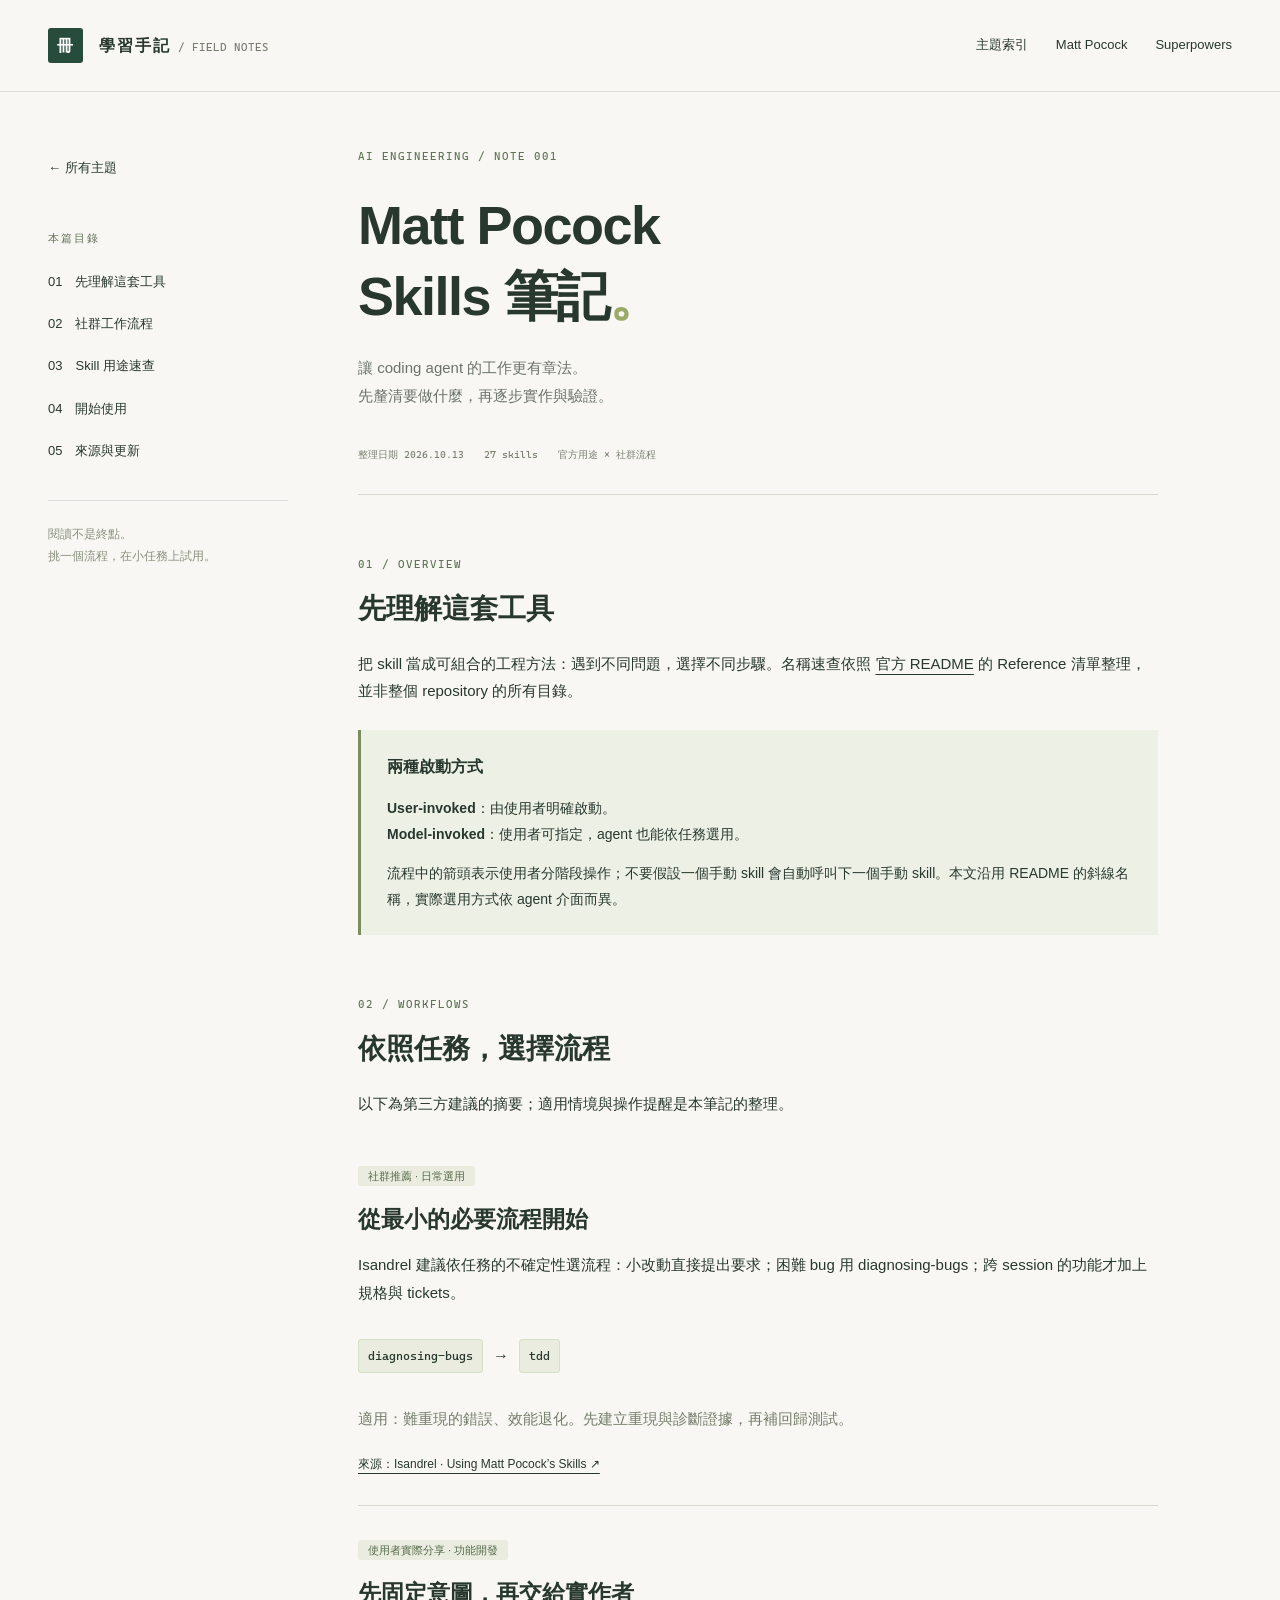
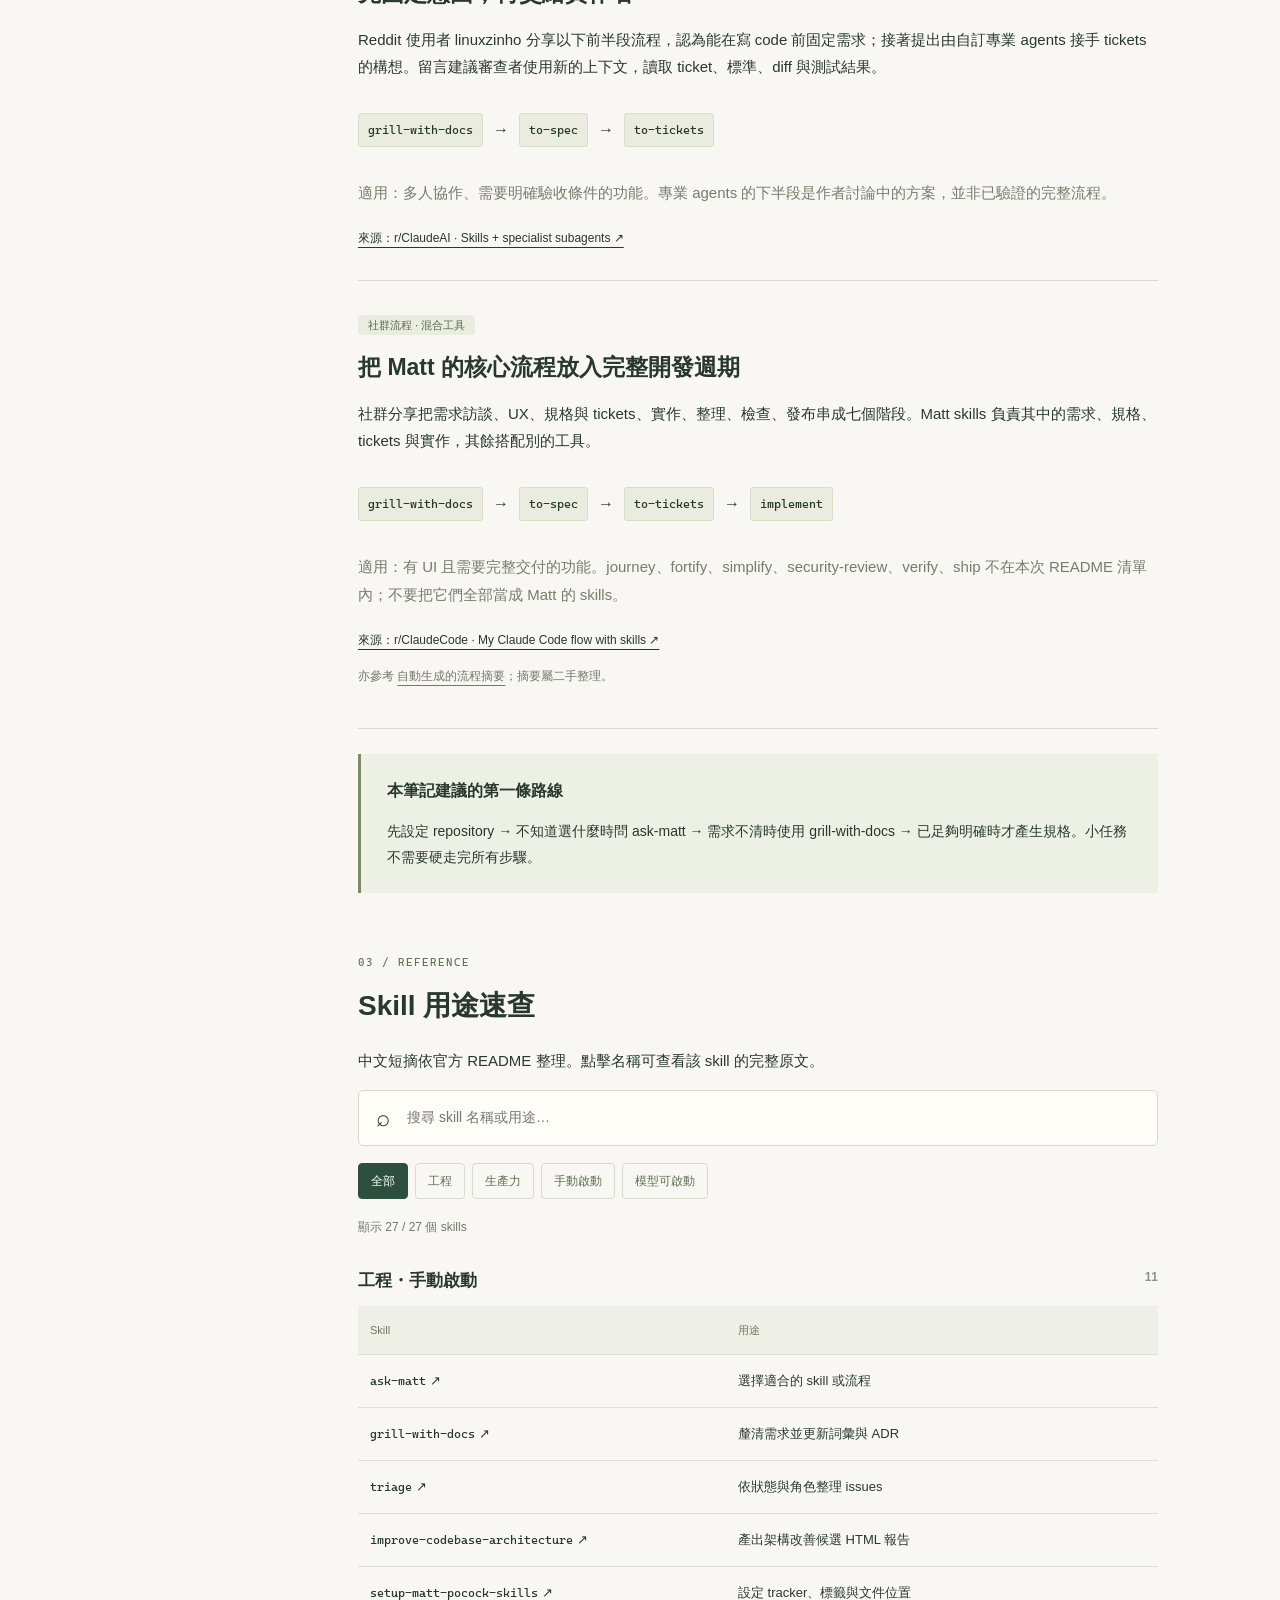
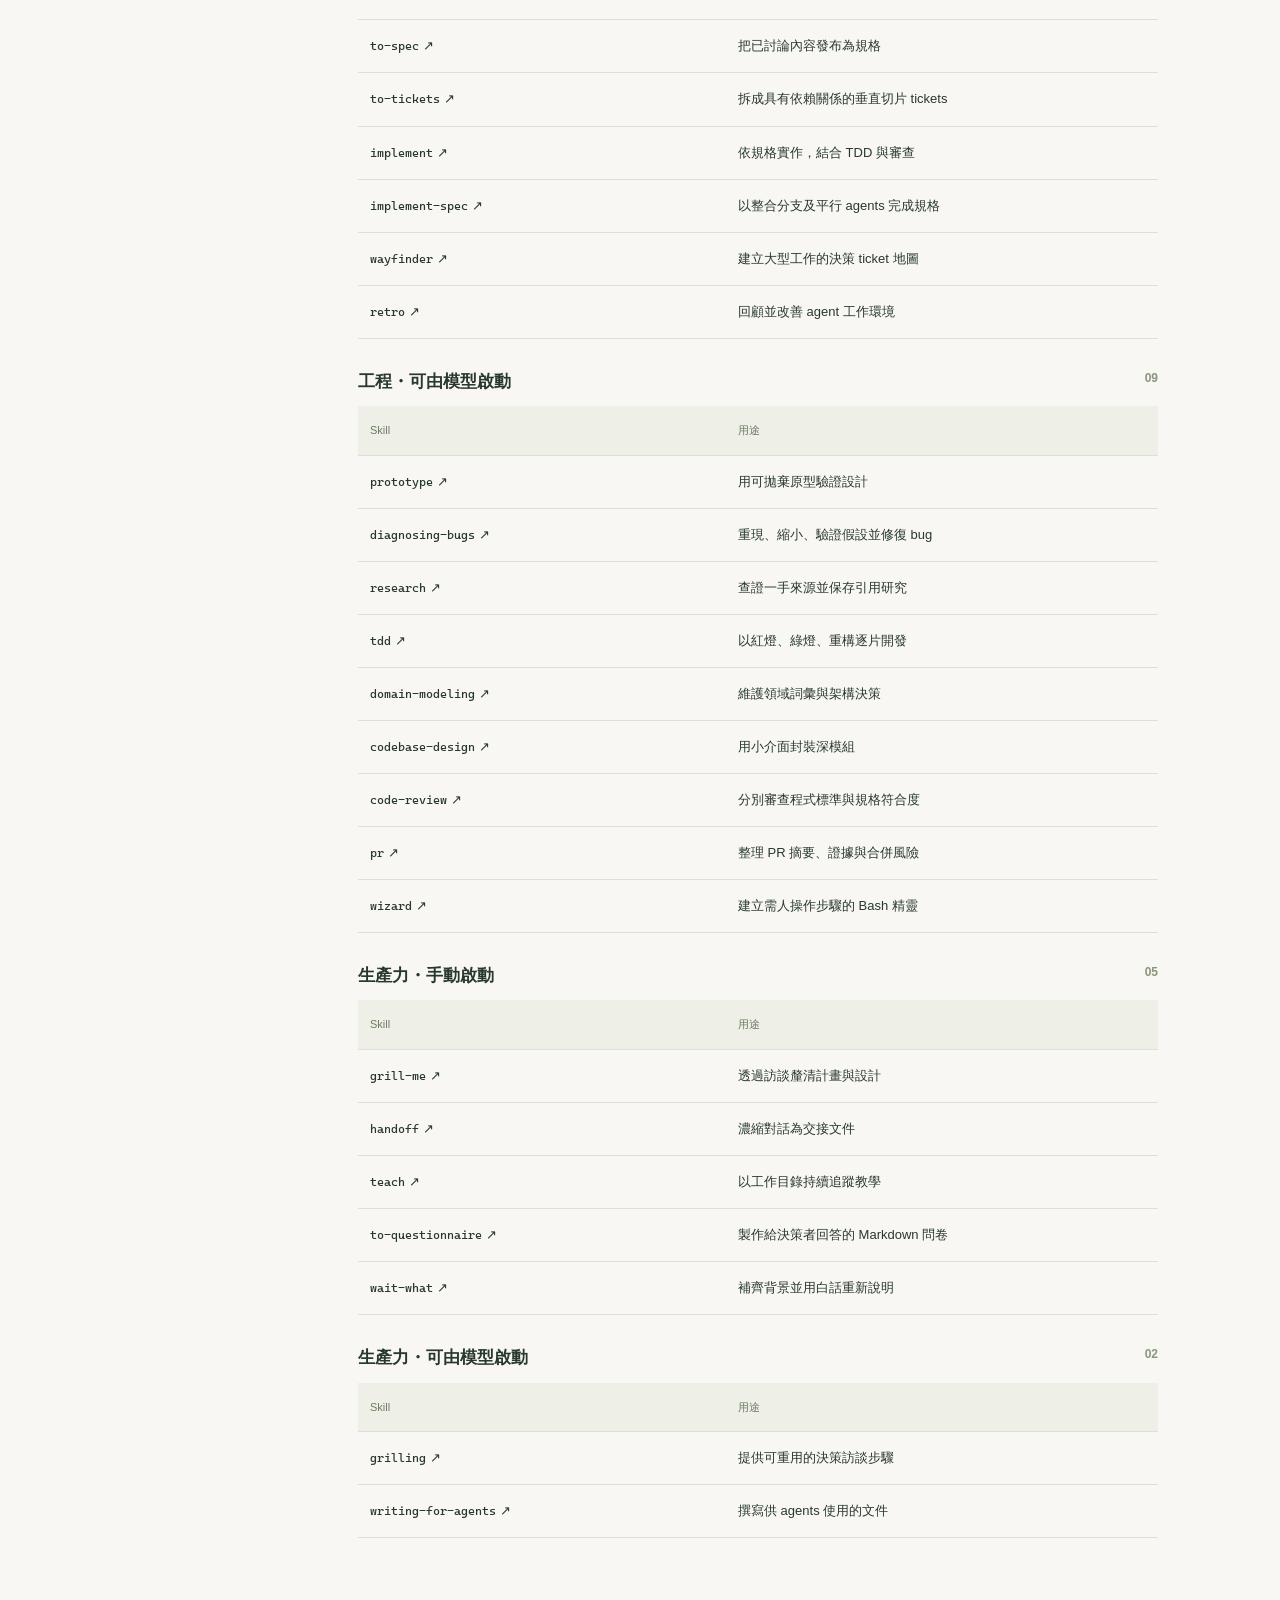
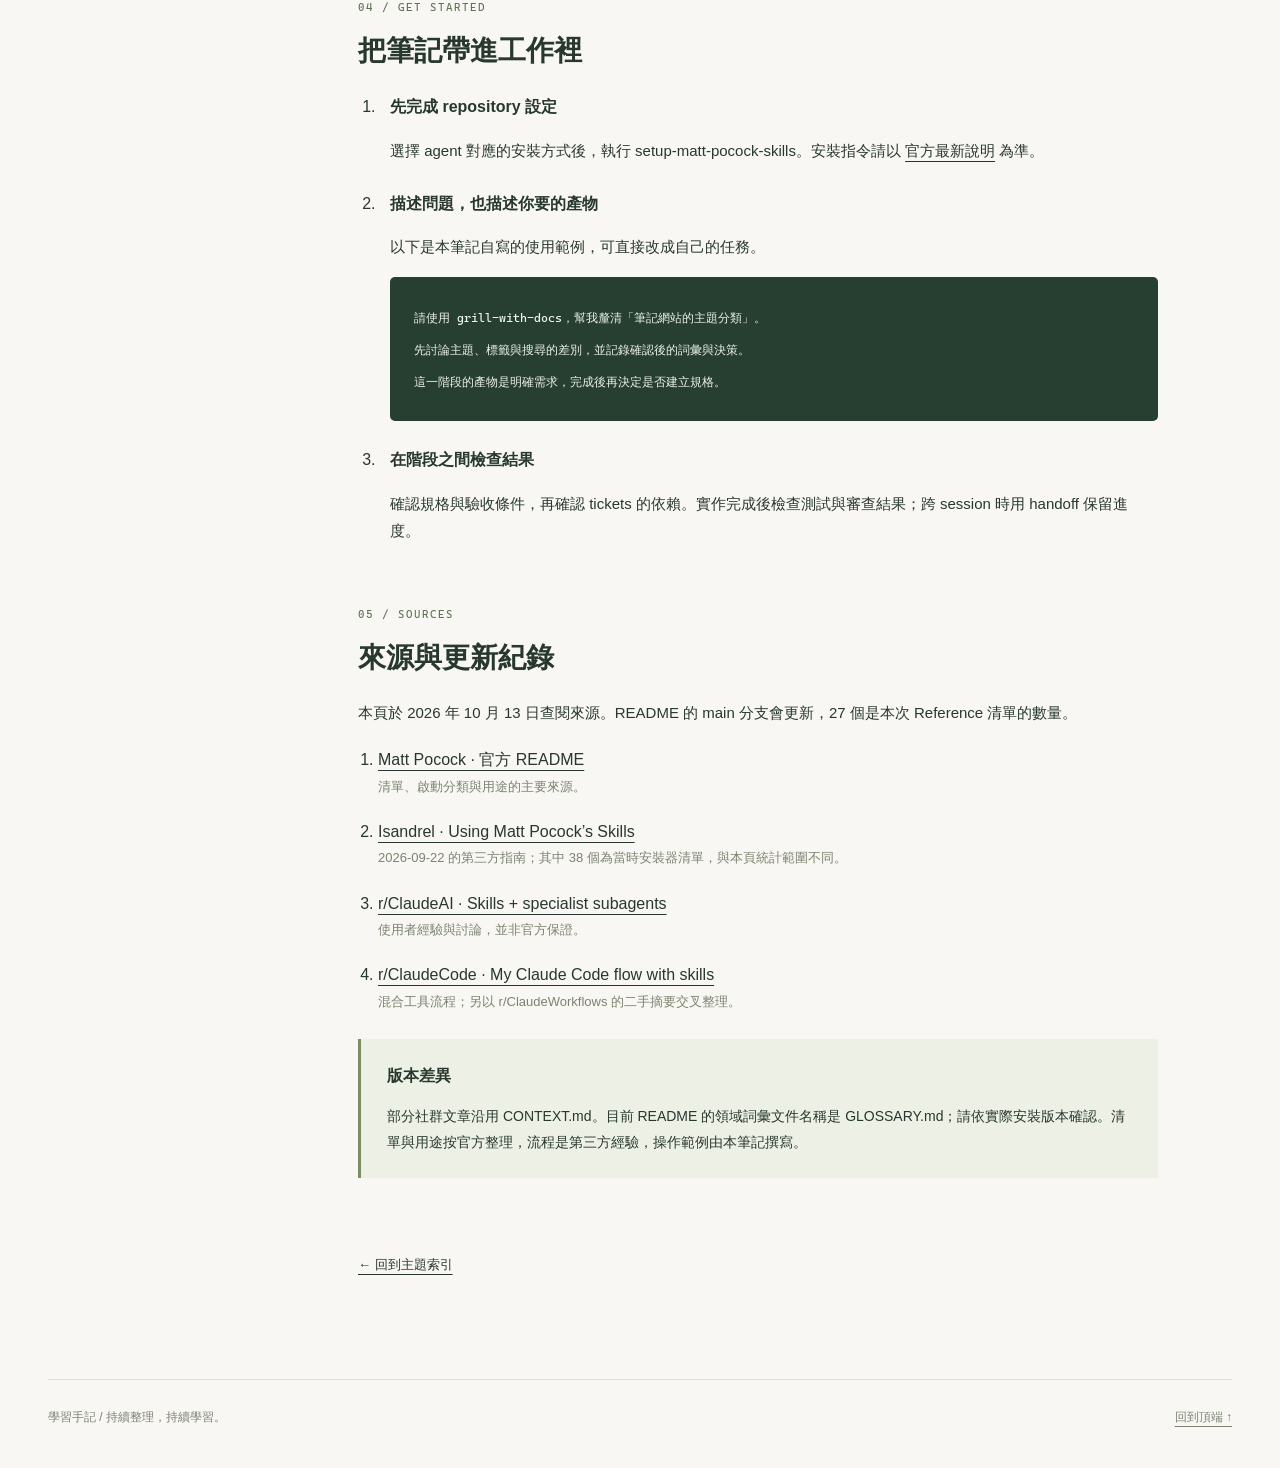
<file: mattpocock.html>
<!doctype html><html lang="zh-Hant"><head><meta charset="utf-8"><meta name="viewport" content="width=device-width,initial-scale=1"><meta name="description" content="持續累積的學習筆記：Matt Pocock skills 用途與社群工作流程。"><title>Matt Pocock Skills · 學習手記</title><link rel="stylesheet" href="styles.css"><script src="notes.js" defer></script></head><body><a class="skip" href="#main">跳至內容</a><header><a class="brand" href="index.html"><span class="mark">冊</span> 學習手記<span class="brand-en"> / FIELD NOTES</span></a><nav aria-label="主導覽"><a href="index.html">主題索引</a><a href="mattpocock.html">Matt Pocock</a><a href="superpowers.html">Superpowers</a></nav></header><div class="note-layout"><aside class="toc"><a class="back" href="index.html">← 所有主題</a><div class="eyebrow">本篇目錄</div><a href="#overview">01　先理解這套工具</a><a href="#flows">02　社群工作流程</a><a href="#catalog">03　Skill 用途速查</a><a href="#practice">04　開始使用</a><a href="#sources">05　來源與更新</a><div class="toc-note">閱讀不是終點。<br>挑一個流程，在小任務上試用。</div></aside><main id="main" class="article"><div class="eyebrow">AI ENGINEERING / NOTE 001</div><h1>Matt Pocock<br>Skills 筆記<span class="dot">。</span></h1><p class="lead">讓 coding agent 的工作更有章法。<br>先釐清要做什麼，再逐步實作與驗證。</p><div class="meta"><span>整理日期 <time datetime="2026-10-13">2026.10.13</time></span><span>27 skills</span><span>官方用途 × 社群流程</span></div>
<section id="overview"><div class="section-label">01 / OVERVIEW</div><h2>先理解這套工具</h2><p>把 skill 當成可組合的工程方法：遇到不同問題，選擇不同步驟。名稱速查依照 <a href="https://github.com/mattpocock/skills/blob/main/README.md">官方 README</a> 的 Reference 清單整理，並非整個 repository 的所有目錄。</p><div class="callout"><strong>兩種啟動方式</strong><p><b>User-invoked</b>：由使用者明確啟動。<br><b>Model-invoked</b>：使用者可指定，agent 也能依任務選用。</p><p>流程中的箭頭表示使用者分階段操作；不要假設一個手動 skill 會自動呼叫下一個手動 skill。本文沿用 README 的斜線名稱，實際選用方式依 agent 介面而異。</p></div></section>
<section id="flows"><div class="section-label">02 / WORKFLOWS</div><h2>依照任務，選擇流程</h2><p>以下為第三方建議的摘要；適用情境與操作提醒是本筆記的整理。</p>
<article class="flow"><span class="pill">社群推薦 · 日常選用</span><h3>從最小的必要流程開始</h3><p>Isandrel 建議依任務的不確定性選流程：小改動直接提出要求；困難 bug 用 diagnosing-bugs；跨 session 的功能才加上規格與 tickets。</p><div class="flowline"><code>diagnosing-bugs</code><span>→</span><code>tdd</code></div><p class="muted">適用：難重現的錯誤、效能退化。先建立重現與診斷證據，再補回歸測試。</p><a class="source" href="https://isandrel.com/posts/using-matt-pocock-skills/">來源：Isandrel · Using Matt Pocock’s Skills ↗</a></article>
<article class="flow"><span class="pill">使用者實際分享 · 功能開發</span><h3>先固定意圖，再交給實作者</h3><p>Reddit 使用者 linuxzinho 分享以下前半段流程，認為能在寫 code 前固定需求；接著提出由自訂專業 agents 接手 tickets 的構想。留言建議審查者使用新的上下文，讀取 ticket、標準、diff 與測試結果。</p><div class="flowline"><code>grill-with-docs</code><span>→</span><code>to-spec</code><span>→</span><code>to-tickets</code></div><p class="muted">適用：多人協作、需要明確驗收條件的功能。專業 agents 的下半段是作者討論中的方案，並非已驗證的完整流程。</p><a class="source" href="https://www.reddit.com/r/ClaudeAI/comments/1wnszxk/matt_pococks_skills_my_own_specialist_subagents/">來源：r/ClaudeAI · Skills + specialist subagents ↗</a></article>
<article class="flow"><span class="pill">社群流程 · 混合工具</span><h3>把 Matt 的核心流程放入完整開發週期</h3><p>社群分享把需求訪談、UX、規格與 tickets、實作、整理、檢查、發布串成七個階段。Matt skills 負責其中的需求、規格、tickets 與實作，其餘搭配別的工具。</p><div class="flowline"><code>grill-with-docs</code><span>→</span><code>to-spec</code><span>→</span><code>to-tickets</code><span>→</span><code>implement</code></div><p class="muted">適用：有 UI 且需要完整交付的功能。journey、fortify、simplify、security-review、verify、ship 不在本次 README 清單內；不要把它們全部當成 Matt 的 skills。</p><a class="source" href="https://www.reddit.com/r/ClaudeCode/comments/1wqj1f3/my_claude_code_flow_with_skills/">來源：r/ClaudeCode · My Claude Code flow with skills ↗</a><p class="small">亦參考 <a href="https://www.reddit.com/r/ClaudeWorkflows/comments/1wqlv1t/workflow_a_comprehensive_7step_claude_code/">自動生成的流程摘要</a>；摘要屬二手整理。</p></article>
<div class="callout"><strong>本筆記建議的第一條路線</strong><p>先設定 repository → 不知道選什麼時問 ask-matt → 需求不清時使用 grill-with-docs → 已足夠明確時才產生規格。小任務不需要硬走完所有步驟。</p></div></section>
<section id="catalog"><div class="section-label">03 / REFERENCE</div><h2>Skill 用途速查</h2><p>中文短摘依官方 README 整理。點擊名稱可查看該 skill 的完整原文。</p><label class="search"><span>⌕</span><input id="skill-search" type="search" placeholder="搜尋 skill 名稱或用途…" aria-label="搜尋 skills"></label><div class="filters" role="group" aria-label="篩選 skill 分類"><button class="active" data-filter="all" aria-pressed="true">全部</button><button data-filter="engineering" aria-pressed="false">工程</button><button data-filter="productivity" aria-pressed="false">生產力</button><button data-filter="user" aria-pressed="false">手動啟動</button><button data-filter="model" aria-pressed="false">模型可啟動</button></div><p class="small" id="skill-count" aria-live="polite">顯示 27 / 27 個 skills</p><div class="skill-group"><h3>工程・手動啟動 <span>11</span></h3><div class="table-wrap"><table><thead><tr><th scope="col">Skill</th><th scope="col">用途</th></tr></thead><tbody><tr data-category="engineering" data-mode="user"><td><a href="https://github.com/mattpocock/skills/blob/main/skills/engineering/ask-matt/SKILL.md"><code>ask-matt</code><span aria-hidden="true"> ↗</span></a></td><td>選擇適合的 skill 或流程</td></tr><tr data-category="engineering" data-mode="user"><td><a href="https://github.com/mattpocock/skills/blob/main/skills/engineering/grill-with-docs/SKILL.md"><code>grill-with-docs</code><span aria-hidden="true"> ↗</span></a></td><td>釐清需求並更新詞彙與 ADR</td></tr><tr data-category="engineering" data-mode="user"><td><a href="https://github.com/mattpocock/skills/blob/main/skills/engineering/triage/SKILL.md"><code>triage</code><span aria-hidden="true"> ↗</span></a></td><td>依狀態與角色整理 issues</td></tr><tr data-category="engineering" data-mode="user"><td><a href="https://github.com/mattpocock/skills/blob/main/skills/engineering/improve-codebase-architecture/SKILL.md"><code>improve-codebase-architecture</code><span aria-hidden="true"> ↗</span></a></td><td>產出架構改善候選 HTML 報告</td></tr><tr data-category="engineering" data-mode="user"><td><a href="https://github.com/mattpocock/skills/blob/main/skills/engineering/setup-matt-pocock-skills/SKILL.md"><code>setup-matt-pocock-skills</code><span aria-hidden="true"> ↗</span></a></td><td>設定 tracker、標籤與文件位置</td></tr><tr data-category="engineering" data-mode="user"><td><a href="https://github.com/mattpocock/skills/blob/main/skills/engineering/to-spec/SKILL.md"><code>to-spec</code><span aria-hidden="true"> ↗</span></a></td><td>把已討論內容發布為規格</td></tr><tr data-category="engineering" data-mode="user"><td><a href="https://github.com/mattpocock/skills/blob/main/skills/engineering/to-tickets/SKILL.md"><code>to-tickets</code><span aria-hidden="true"> ↗</span></a></td><td>拆成具有依賴關係的垂直切片 tickets</td></tr><tr data-category="engineering" data-mode="user"><td><a href="https://github.com/mattpocock/skills/blob/main/skills/engineering/implement/SKILL.md"><code>implement</code><span aria-hidden="true"> ↗</span></a></td><td>依規格實作，結合 TDD 與審查</td></tr><tr data-category="engineering" data-mode="user"><td><a href="https://github.com/mattpocock/skills/blob/main/skills/engineering/implement-spec/SKILL.md"><code>implement-spec</code><span aria-hidden="true"> ↗</span></a></td><td>以整合分支及平行 agents 完成規格</td></tr><tr data-category="engineering" data-mode="user"><td><a href="https://github.com/mattpocock/skills/blob/main/skills/engineering/wayfinder/SKILL.md"><code>wayfinder</code><span aria-hidden="true"> ↗</span></a></td><td>建立大型工作的決策 ticket 地圖</td></tr><tr data-category="engineering" data-mode="user"><td><a href="https://github.com/mattpocock/skills/blob/main/skills/engineering/retro/SKILL.md"><code>retro</code><span aria-hidden="true"> ↗</span></a></td><td>回顧並改善 agent 工作環境</td></tr></tbody></table></div></div><div class="skill-group"><h3>工程・可由模型啟動 <span>09</span></h3><div class="table-wrap"><table><thead><tr><th scope="col">Skill</th><th scope="col">用途</th></tr></thead><tbody><tr data-category="engineering" data-mode="model"><td><a href="https://github.com/mattpocock/skills/blob/main/skills/engineering/prototype/SKILL.md"><code>prototype</code><span aria-hidden="true"> ↗</span></a></td><td>用可拋棄原型驗證設計</td></tr><tr data-category="engineering" data-mode="model"><td><a href="https://github.com/mattpocock/skills/blob/main/skills/engineering/diagnosing-bugs/SKILL.md"><code>diagnosing-bugs</code><span aria-hidden="true"> ↗</span></a></td><td>重現、縮小、驗證假設並修復 bug</td></tr><tr data-category="engineering" data-mode="model"><td><a href="https://github.com/mattpocock/skills/blob/main/skills/engineering/research/SKILL.md"><code>research</code><span aria-hidden="true"> ↗</span></a></td><td>查證一手來源並保存引用研究</td></tr><tr data-category="engineering" data-mode="model"><td><a href="https://github.com/mattpocock/skills/blob/main/skills/engineering/tdd/SKILL.md"><code>tdd</code><span aria-hidden="true"> ↗</span></a></td><td>以紅燈、綠燈、重構逐片開發</td></tr><tr data-category="engineering" data-mode="model"><td><a href="https://github.com/mattpocock/skills/blob/main/skills/engineering/domain-modeling/SKILL.md"><code>domain-modeling</code><span aria-hidden="true"> ↗</span></a></td><td>維護領域詞彙與架構決策</td></tr><tr data-category="engineering" data-mode="model"><td><a href="https://github.com/mattpocock/skills/blob/main/skills/engineering/codebase-design/SKILL.md"><code>codebase-design</code><span aria-hidden="true"> ↗</span></a></td><td>用小介面封裝深模組</td></tr><tr data-category="engineering" data-mode="model"><td><a href="https://github.com/mattpocock/skills/blob/main/skills/engineering/code-review/SKILL.md"><code>code-review</code><span aria-hidden="true"> ↗</span></a></td><td>分別審查程式標準與規格符合度</td></tr><tr data-category="engineering" data-mode="model"><td><a href="https://github.com/mattpocock/skills/blob/main/skills/engineering/pr/SKILL.md"><code>pr</code><span aria-hidden="true"> ↗</span></a></td><td>整理 PR 摘要、證據與合併風險</td></tr><tr data-category="engineering" data-mode="model"><td><a href="https://github.com/mattpocock/skills/blob/main/skills/engineering/wizard/SKILL.md"><code>wizard</code><span aria-hidden="true"> ↗</span></a></td><td>建立需人操作步驟的 Bash 精靈</td></tr></tbody></table></div></div><div class="skill-group"><h3>生產力・手動啟動 <span>05</span></h3><div class="table-wrap"><table><thead><tr><th scope="col">Skill</th><th scope="col">用途</th></tr></thead><tbody><tr data-category="productivity" data-mode="user"><td><a href="https://github.com/mattpocock/skills/blob/main/skills/productivity/grill-me/SKILL.md"><code>grill-me</code><span aria-hidden="true"> ↗</span></a></td><td>透過訪談釐清計畫與設計</td></tr><tr data-category="productivity" data-mode="user"><td><a href="https://github.com/mattpocock/skills/blob/main/skills/productivity/handoff/SKILL.md"><code>handoff</code><span aria-hidden="true"> ↗</span></a></td><td>濃縮對話為交接文件</td></tr><tr data-category="productivity" data-mode="user"><td><a href="https://github.com/mattpocock/skills/blob/main/skills/productivity/teach/SKILL.md"><code>teach</code><span aria-hidden="true"> ↗</span></a></td><td>以工作目錄持續追蹤教學</td></tr><tr data-category="productivity" data-mode="user"><td><a href="https://github.com/mattpocock/skills/blob/main/skills/productivity/to-questionnaire/SKILL.md"><code>to-questionnaire</code><span aria-hidden="true"> ↗</span></a></td><td>製作給決策者回答的 Markdown 問卷</td></tr><tr data-category="productivity" data-mode="user"><td><a href="https://github.com/mattpocock/skills/blob/main/skills/productivity/wait-what/SKILL.md"><code>wait-what</code><span aria-hidden="true"> ↗</span></a></td><td>補齊背景並用白話重新說明</td></tr></tbody></table></div></div><div class="skill-group"><h3>生產力・可由模型啟動 <span>02</span></h3><div class="table-wrap"><table><thead><tr><th scope="col">Skill</th><th scope="col">用途</th></tr></thead><tbody><tr data-category="productivity" data-mode="model"><td><a href="https://github.com/mattpocock/skills/blob/main/skills/productivity/grilling/SKILL.md"><code>grilling</code><span aria-hidden="true"> ↗</span></a></td><td>提供可重用的決策訪談步驟</td></tr><tr data-category="productivity" data-mode="model"><td><a href="https://github.com/mattpocock/skills/blob/main/skills/productivity/writing-for-agents/SKILL.md"><code>writing-for-agents</code><span aria-hidden="true"> ↗</span></a></td><td>撰寫供 agents 使用的文件</td></tr></tbody></table></div></div><p id="skill-empty" hidden>找不到符合的 skill，請調整搜尋或分類。</p></section><section id="practice"><div class="section-label">04 / GET STARTED</div><h2>把筆記帶進工作裡</h2><ol class="steps"><li><strong>先完成 repository 設定</strong><p>選擇 agent 對應的安裝方式後，執行 setup-matt-pocock-skills。安裝指令請以 <a href="https://github.com/mattpocock/skills/blob/main/README.md#installation-30-second-setup">官方最新說明</a> 為準。</p></li><li><strong>描述問題，也描述你要的產物</strong><p>以下是本筆記自寫的使用範例，可直接改成自己的任務。</p><pre><code>請使用 grill-with-docs，幫我釐清「筆記網站的主題分類」。
先討論主題、標籤與搜尋的差別，並記錄確認後的詞彙與決策。
這一階段的產物是明確需求，完成後再決定是否建立規格。</code></pre></li><li><strong>在階段之間檢查結果</strong><p>確認規格與驗收條件，再確認 tickets 的依賴。實作完成後檢查測試與審查結果；跨 session 時用 handoff 保留進度。</p></li></ol></section>
<section id="sources"><div class="section-label">05 / SOURCES</div><h2>來源與更新紀錄</h2><p>本頁於 2026 年 10 月 13 日查閱來源。README 的 main 分支會更新，27 個是本次 Reference 清單的數量。</p><ol class="sources"><li><a href="https://github.com/mattpocock/skills/blob/main/README.md">Matt Pocock · 官方 README</a><span>清單、啟動分類與用途的主要來源。</span></li><li><a href="https://isandrel.com/posts/using-matt-pocock-skills/">Isandrel · Using Matt Pocock’s Skills</a><span>2026-09-22 的第三方指南；其中 38 個為當時安裝器清單，與本頁統計範圍不同。</span></li><li><a href="https://www.reddit.com/r/ClaudeAI/comments/1wnszxk/matt_pococks_skills_my_own_specialist_subagents/">r/ClaudeAI · Skills + specialist subagents</a><span>使用者經驗與討論，並非官方保證。</span></li><li><a href="https://www.reddit.com/r/ClaudeCode/comments/1wqj1f3/my_claude_code_flow_with_skills/">r/ClaudeCode · My Claude Code flow with skills</a><span>混合工具流程；另以 r/ClaudeWorkflows 的二手摘要交叉整理。</span></li></ol><div class="callout"><strong>版本差異</strong><p>部分社群文章沿用 CONTEXT.md。目前 README 的領域詞彙文件名稱是 GLOSSARY.md；請依實際安裝版本確認。清單與用途按官方整理，流程是第三方經驗，操作範例由本筆記撰寫。</p></div></section><a class="return" href="index.html">← 回到主題索引</a></main></div><footer><span>學習手記 / 持續整理，持續學習。</span><a href="#main">回到頂端 ↑</a></footer></body></html>
</file>
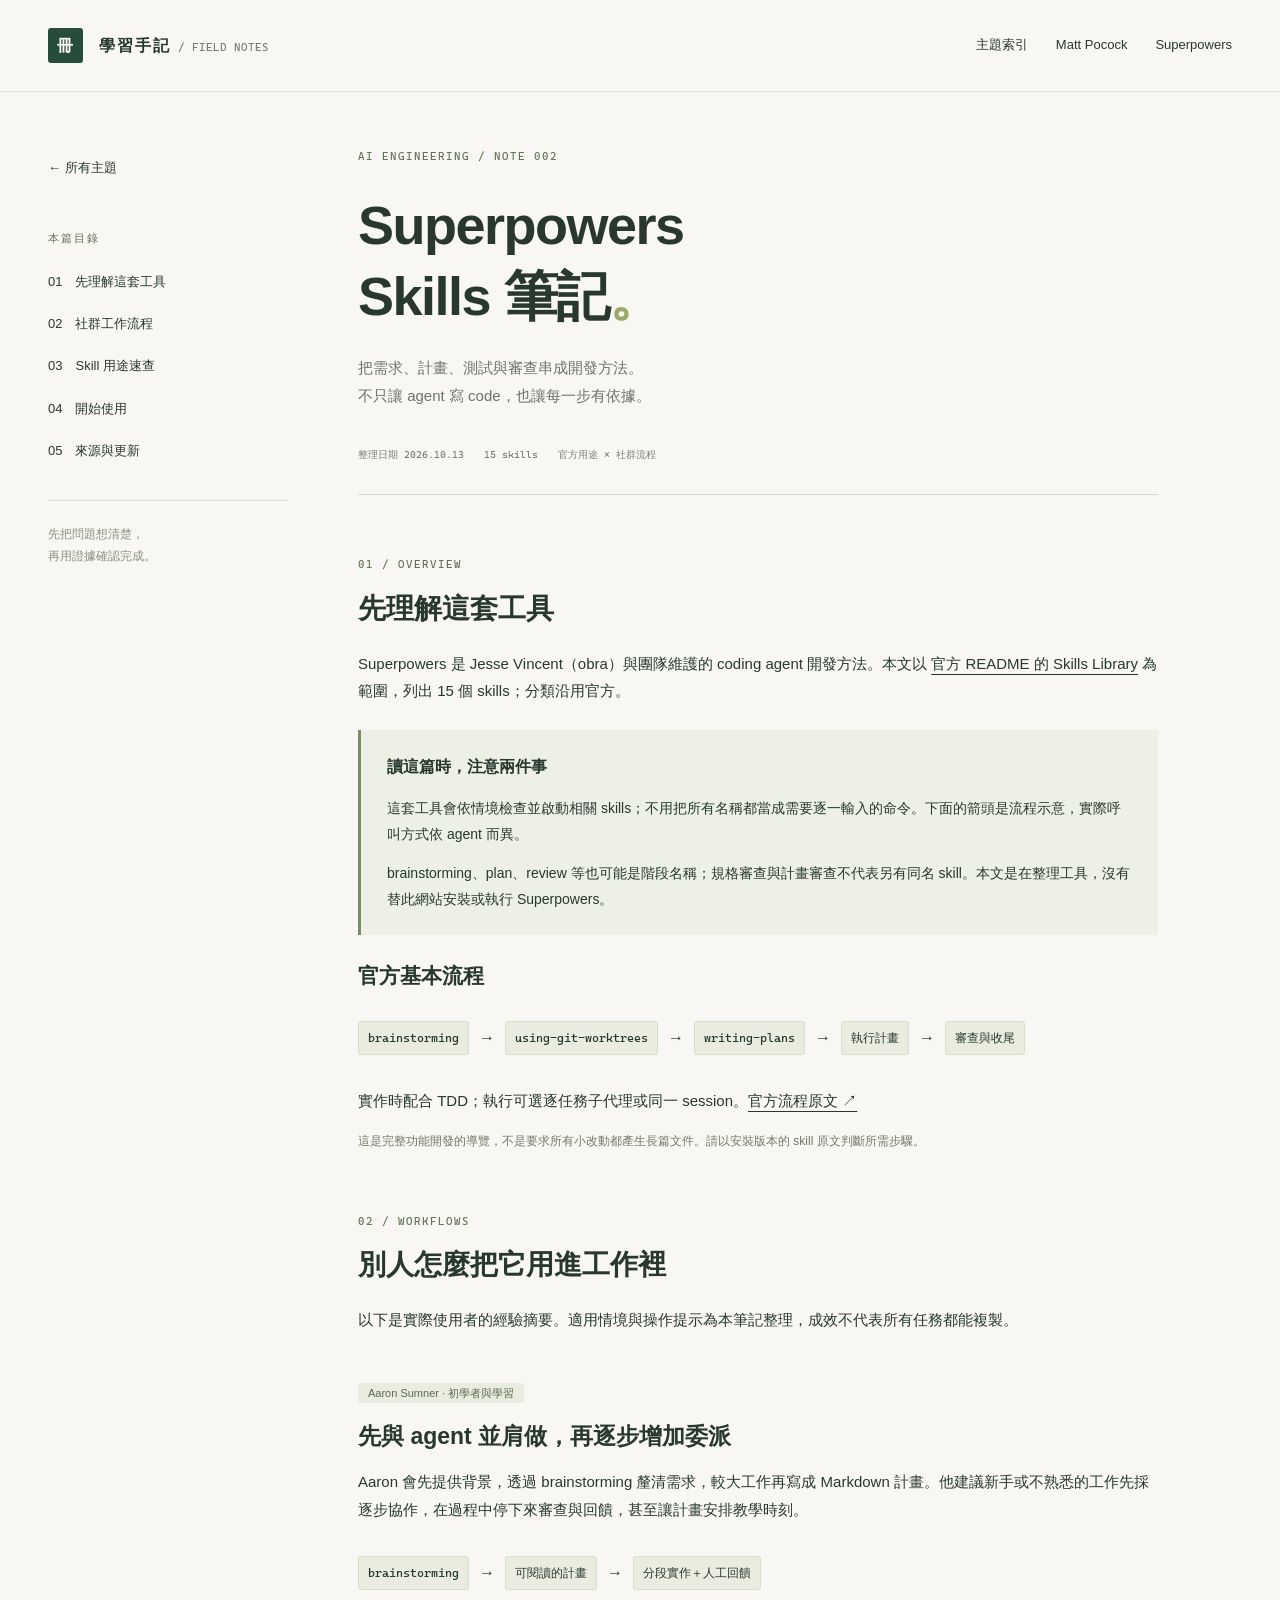
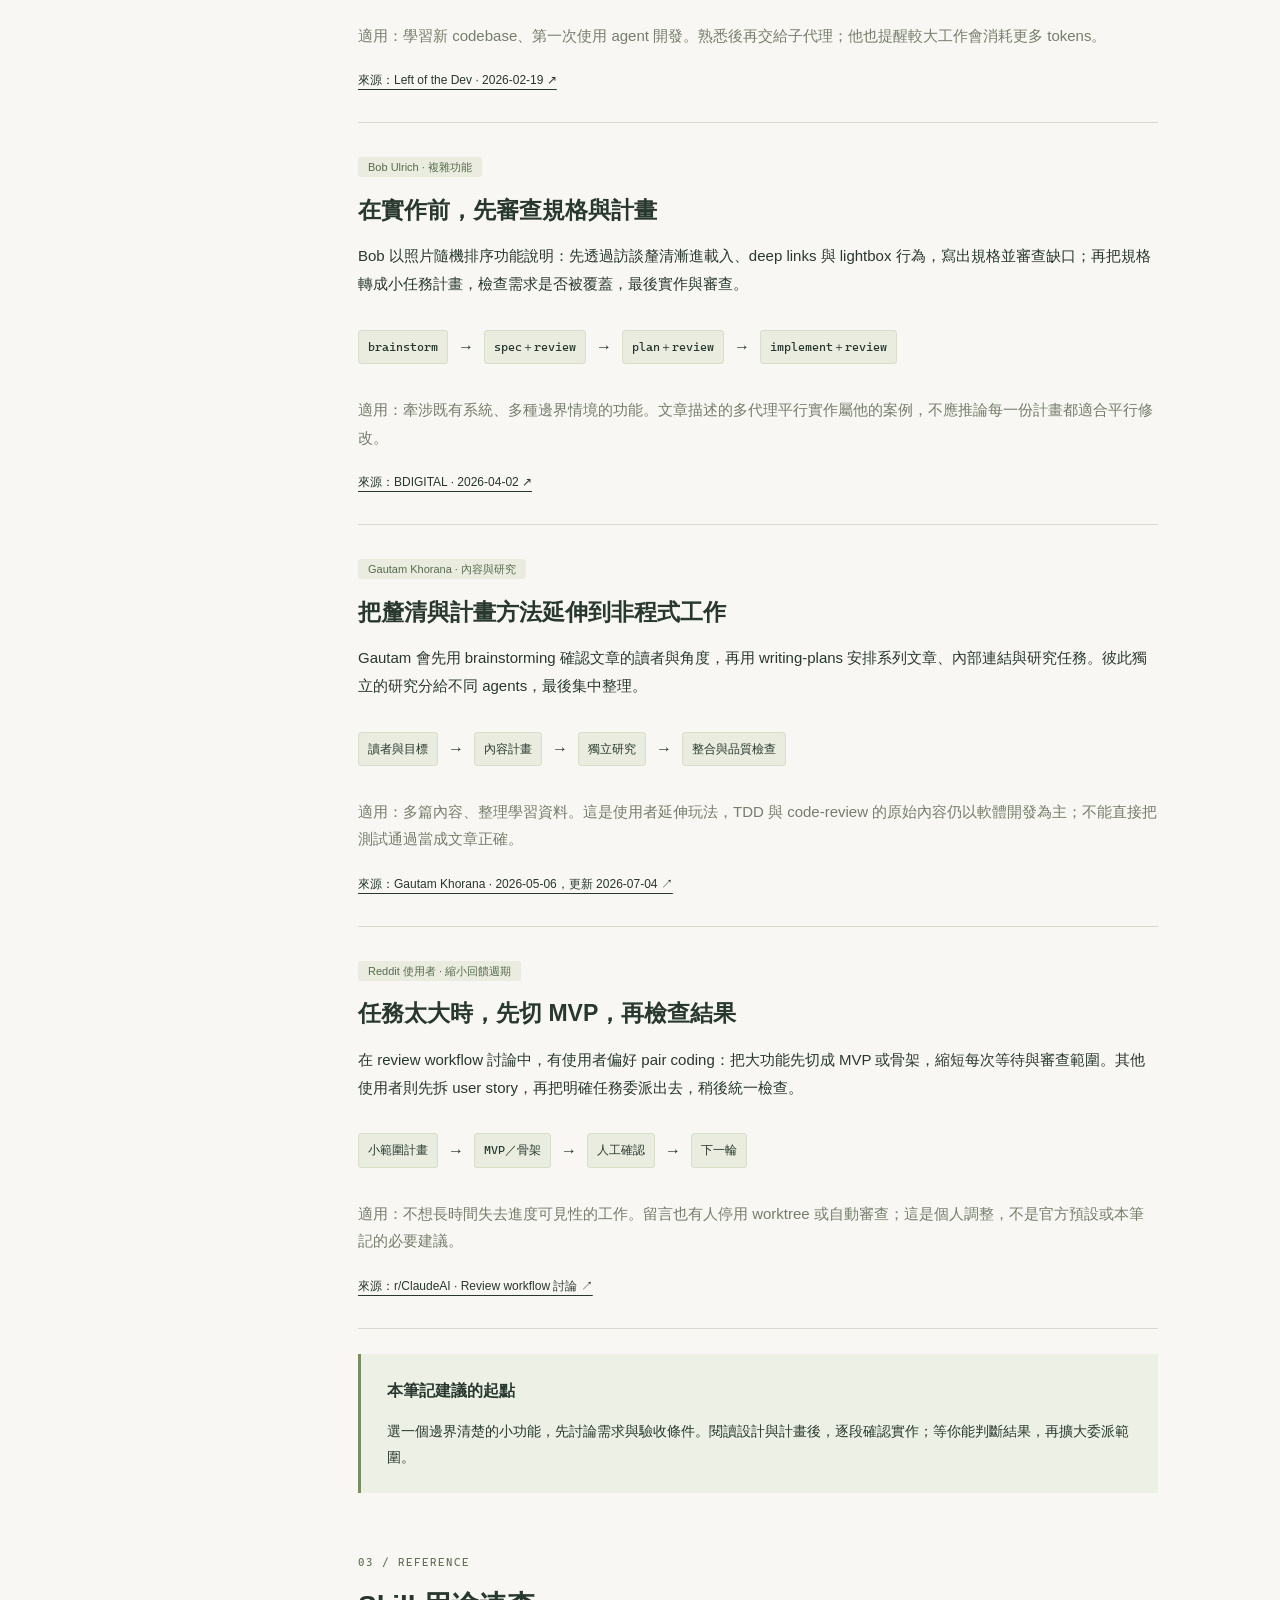
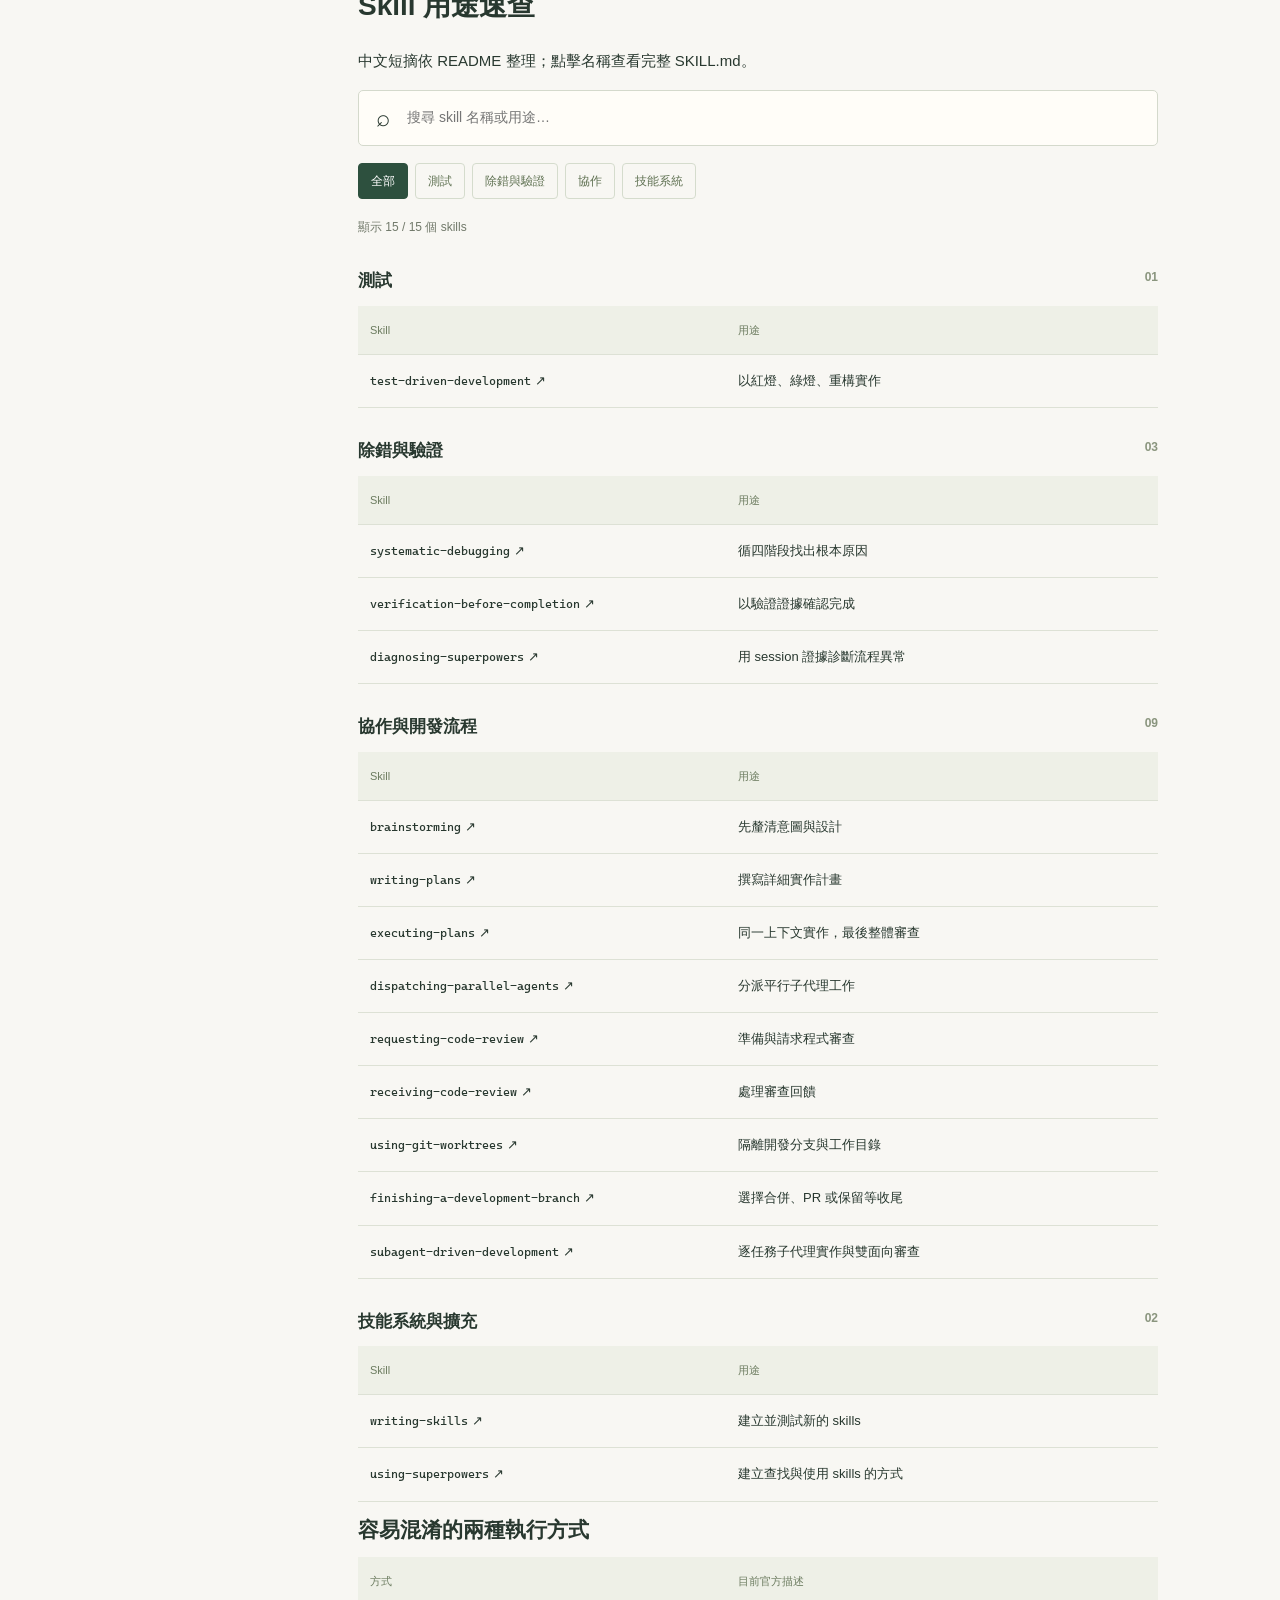
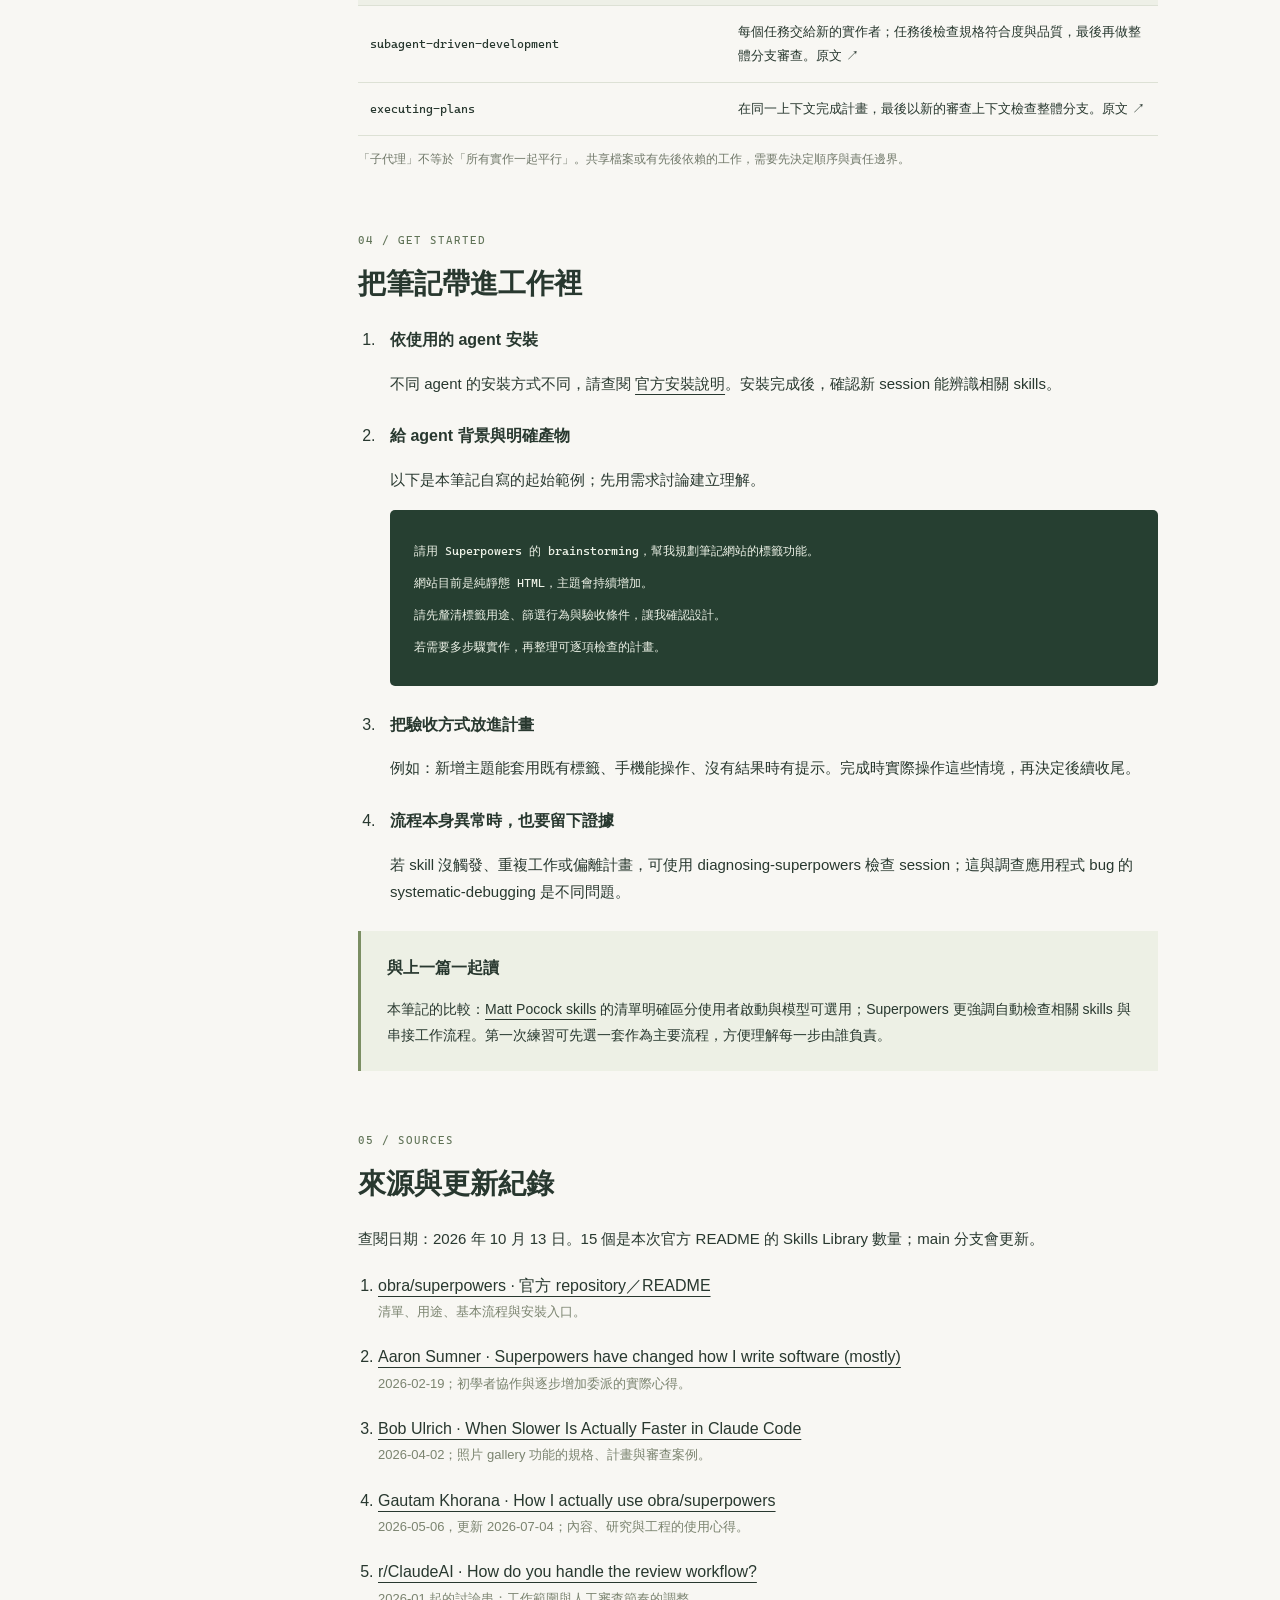
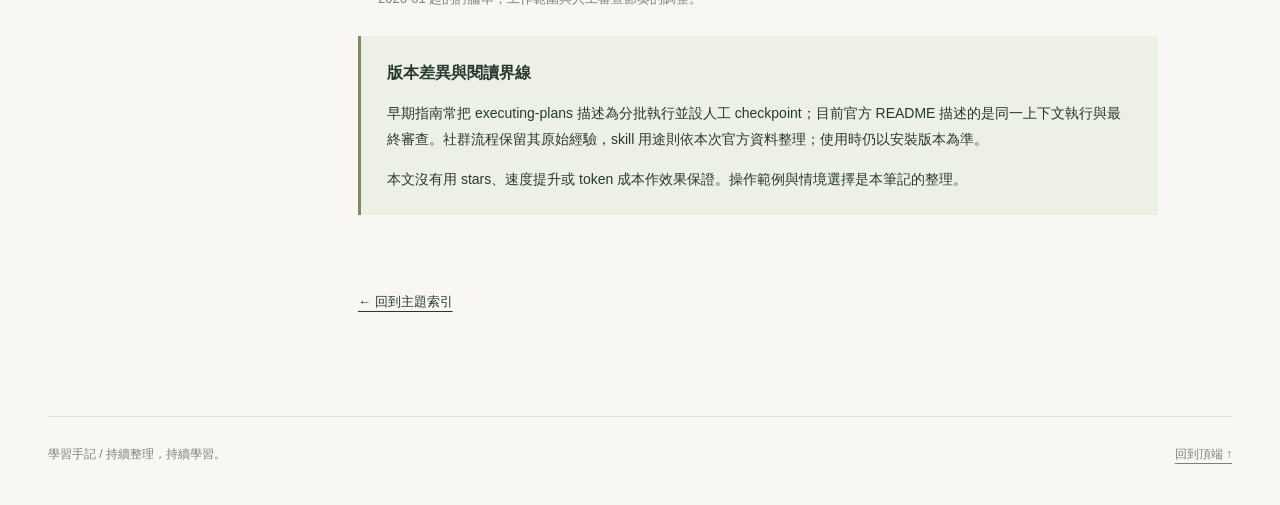
<file: superpowers.html>
<!doctype html><html lang="zh-Hant"><head><meta charset="utf-8"><meta name="viewport" content="width=device-width,initial-scale=1"><meta name="description" content="Superpowers 的官方 skills 用途、開發流程與社群實際使用心得。"><title>Superpowers Skills · 學習手記</title><link rel="stylesheet" href="styles.css"><script src="notes.js" defer></script></head><body><a class="skip" href="#main">跳至內容</a><header><a class="brand" href="index.html"><span class="mark">冊</span> 學習手記<span class="brand-en"> / FIELD NOTES</span></a><nav aria-label="主導覽"><a href="index.html">主題索引</a><a href="mattpocock.html">Matt Pocock</a><a href="superpowers.html">Superpowers</a></nav></header><div class="note-layout"><aside class="toc"><a class="back" href="index.html">← 所有主題</a><div class="eyebrow">本篇目錄</div><a href="#overview">01　先理解這套工具</a><a href="#flows">02　社群工作流程</a><a href="#catalog">03　Skill 用途速查</a><a href="#practice">04　開始使用</a><a href="#sources">05　來源與更新</a><div class="toc-note">先把問題想清楚，<br>再用證據確認完成。</div></aside><main id="main" class="article"><div class="eyebrow">AI ENGINEERING / NOTE 002</div><h1>Superpowers<br>Skills 筆記<span class="dot">。</span></h1><p class="lead">把需求、計畫、測試與審查串成開發方法。<br>不只讓 agent 寫 code，也讓每一步有依據。</p><div class="meta"><span>整理日期 <time datetime="2026-10-13">2026.10.13</time></span><span>15 skills</span><span>官方用途 × 社群流程</span></div>
<section id="overview"><div class="section-label">01 / OVERVIEW</div><h2>先理解這套工具</h2><p>Superpowers 是 Jesse Vincent（obra）與團隊維護的 coding agent 開發方法。本文以 <a href="https://github.com/obra/superpowers#whats-inside">官方 README 的 Skills Library</a> 為範圍，列出 15 個 skills；分類沿用官方。</p><div class="callout"><strong>讀這篇時，注意兩件事</strong><p>這套工具會依情境檢查並啟動相關 skills；不用把所有名稱都當成需要逐一輸入的命令。下面的箭頭是流程示意，實際呼叫方式依 agent 而異。</p><p>brainstorming、plan、review 等也可能是階段名稱；規格審查與計畫審查不代表另有同名 skill。本文是在整理工具，沒有替此網站安裝或執行 Superpowers。</p></div><h3>官方基本流程</h3><div class="flowline"><code>brainstorming</code><span>→</span><code>using-git-worktrees</code><span>→</span><code>writing-plans</code><span>→</span><code>執行計畫</code><span>→</span><code>審查與收尾</code></div><p>實作時配合 TDD；執行可選逐任務子代理或同一 session。<a href="https://github.com/obra/superpowers#the-basic-workflow">官方流程原文 ↗</a></p><p class="small">這是完整功能開發的導覽，不是要求所有小改動都產生長篇文件。請以安裝版本的 skill 原文判斷所需步驟。</p></section>
<section id="flows"><div class="section-label">02 / WORKFLOWS</div><h2>別人怎麼把它用進工作裡</h2><p>以下是實際使用者的經驗摘要。適用情境與操作提示為本筆記整理，成效不代表所有任務都能複製。</p>
<article class="flow"><span class="pill">Aaron Sumner · 初學者與學習</span><h3>先與 agent 並肩做，再逐步增加委派</h3><p>Aaron 會先提供背景，透過 brainstorming 釐清需求，較大工作再寫成 Markdown 計畫。他建議新手或不熟悉的工作先採逐步協作，在過程中停下來審查與回饋，甚至讓計畫安排教學時刻。</p><div class="flowline"><code>brainstorming</code><span>→</span><code>可閱讀的計畫</code><span>→</span><code>分段實作＋人工回饋</code></div><p class="muted">適用：學習新 codebase、第一次使用 agent 開發。熟悉後再交給子代理；他也提醒較大工作會消耗更多 tokens。</p><a class="source" href="https://leftofthe.dev/2026/02/19/claude-code-skills-superpowers">來源：Left of the Dev · 2026-02-19 ↗</a></article>
<article class="flow"><span class="pill">Bob Ulrich · 複雜功能</span><h3>在實作前，先審查規格與計畫</h3><p>Bob 以照片隨機排序功能說明：先透過訪談釐清漸進載入、deep links 與 lightbox 行為，寫出規格並審查缺口；再把規格轉成小任務計畫，檢查需求是否被覆蓋，最後實作與審查。</p><div class="flowline"><code>brainstorm</code><span>→</span><code>spec＋review</code><span>→</span><code>plan＋review</code><span>→</span><code>implement＋review</code></div><p class="muted">適用：牽涉既有系統、多種邊界情境的功能。文章描述的多代理平行實作屬他的案例，不應推論每一份計畫都適合平行修改。</p><a class="source" href="https://tech.bdigitalmedia.io/blog/superpowers-workflow-claude-code/">來源：BDIGITAL · 2026-04-02 ↗</a></article>
<article class="flow"><span class="pill">Gautam Khorana · 內容與研究</span><h3>把釐清與計畫方法延伸到非程式工作</h3><p>Gautam 會先用 brainstorming 確認文章的讀者與角度，再用 writing-plans 安排系列文章、內部連結與研究任務。彼此獨立的研究分給不同 agents，最後集中整理。</p><div class="flowline"><code>讀者與目標</code><span>→</span><code>內容計畫</code><span>→</span><code>獨立研究</code><span>→</span><code>整合與品質檢查</code></div><p class="muted">適用：多篇內容、整理學習資料。這是使用者延伸玩法，TDD 與 code-review 的原始內容仍以軟體開發為主；不能直接把測試通過當成文章正確。</p><a class="source" href="https://gautamkhorana.com/blog/claude-code-superpowers-how-i-actually-use-it/">來源：Gautam Khorana · 2026-05-06，更新 2026-07-04 ↗</a></article>
<article class="flow"><span class="pill">Reddit 使用者 · 縮小回饋週期</span><h3>任務太大時，先切 MVP，再檢查結果</h3><p>在 review workflow 討論中，有使用者偏好 pair coding：把大功能先切成 MVP 或骨架，縮短每次等待與審查範圍。其他使用者則先拆 user story，再把明確任務委派出去，稍後統一檢查。</p><div class="flowline"><code>小範圍計畫</code><span>→</span><code>MVP／骨架</code><span>→</span><code>人工確認</code><span>→</span><code>下一輪</code></div><p class="muted">適用：不想長時間失去進度可見性的工作。留言也有人停用 worktree 或自動審查；這是個人調整，不是官方預設或本筆記的必要建議。</p><a class="source" href="https://www.reddit.com/r/ClaudeAI/comments/1qj1zjg/using_claude_code_obrasuperpowers_how_do_you/">來源：r/ClaudeAI · Review workflow 討論 ↗</a></article>
<div class="callout"><strong>本筆記建議的起點</strong><p>選一個邊界清楚的小功能，先討論需求與驗收條件。閱讀設計與計畫後，逐段確認實作；等你能判斷結果，再擴大委派範圍。</p></div></section>
<section id="catalog"><div class="section-label">03 / REFERENCE</div><h2>Skill 用途速查</h2><p>中文短摘依 README 整理；點擊名稱查看完整 SKILL.md。</p><label class="search"><span>⌕</span><input id="skill-search" type="search" placeholder="搜尋 skill 名稱或用途…" aria-label="搜尋 skills"></label><div class="filters" role="group" aria-label="篩選 skill 分類"><button class="active" data-filter="all" aria-pressed="true">全部</button><button data-filter="testing" aria-pressed="false">測試</button><button data-filter="debugging" aria-pressed="false">除錯與驗證</button><button data-filter="collaboration" aria-pressed="false">協作</button><button data-filter="meta" aria-pressed="false">技能系統</button></div><p class="small" id="skill-count" aria-live="polite">顯示 15 / 15 個 skills</p><div class="skill-group"><h3>測試 <span>01</span></h3><div class="table-wrap"><table><thead><tr><th scope="col">Skill</th><th scope="col">用途</th></tr></thead><tbody><tr data-category="testing"><td><a href="https://github.com/obra/superpowers/blob/main/skills/test-driven-development/SKILL.md"><code>test-driven-development</code><span aria-hidden="true"> ↗</span></a></td><td>以紅燈、綠燈、重構實作</td></tr></tbody></table></div></div><div class="skill-group"><h3>除錯與驗證 <span>03</span></h3><div class="table-wrap"><table><thead><tr><th scope="col">Skill</th><th scope="col">用途</th></tr></thead><tbody><tr data-category="debugging"><td><a href="https://github.com/obra/superpowers/blob/main/skills/systematic-debugging/SKILL.md"><code>systematic-debugging</code><span aria-hidden="true"> ↗</span></a></td><td>循四階段找出根本原因</td></tr><tr data-category="debugging"><td><a href="https://github.com/obra/superpowers/blob/main/skills/verification-before-completion/SKILL.md"><code>verification-before-completion</code><span aria-hidden="true"> ↗</span></a></td><td>以驗證證據確認完成</td></tr><tr data-category="debugging"><td><a href="https://github.com/obra/superpowers/blob/main/skills/diagnosing-superpowers/SKILL.md"><code>diagnosing-superpowers</code><span aria-hidden="true"> ↗</span></a></td><td>用 session 證據診斷流程異常</td></tr></tbody></table></div></div><div class="skill-group"><h3>協作與開發流程 <span>09</span></h3><div class="table-wrap"><table><thead><tr><th scope="col">Skill</th><th scope="col">用途</th></tr></thead><tbody><tr data-category="collaboration"><td><a href="https://github.com/obra/superpowers/blob/main/skills/brainstorming/SKILL.md"><code>brainstorming</code><span aria-hidden="true"> ↗</span></a></td><td>先釐清意圖與設計</td></tr><tr data-category="collaboration"><td><a href="https://github.com/obra/superpowers/blob/main/skills/writing-plans/SKILL.md"><code>writing-plans</code><span aria-hidden="true"> ↗</span></a></td><td>撰寫詳細實作計畫</td></tr><tr data-category="collaboration"><td><a href="https://github.com/obra/superpowers/blob/main/skills/executing-plans/SKILL.md"><code>executing-plans</code><span aria-hidden="true"> ↗</span></a></td><td>同一上下文實作，最後整體審查</td></tr><tr data-category="collaboration"><td><a href="https://github.com/obra/superpowers/blob/main/skills/dispatching-parallel-agents/SKILL.md"><code>dispatching-parallel-agents</code><span aria-hidden="true"> ↗</span></a></td><td>分派平行子代理工作</td></tr><tr data-category="collaboration"><td><a href="https://github.com/obra/superpowers/blob/main/skills/requesting-code-review/SKILL.md"><code>requesting-code-review</code><span aria-hidden="true"> ↗</span></a></td><td>準備與請求程式審查</td></tr><tr data-category="collaboration"><td><a href="https://github.com/obra/superpowers/blob/main/skills/receiving-code-review/SKILL.md"><code>receiving-code-review</code><span aria-hidden="true"> ↗</span></a></td><td>處理審查回饋</td></tr><tr data-category="collaboration"><td><a href="https://github.com/obra/superpowers/blob/main/skills/using-git-worktrees/SKILL.md"><code>using-git-worktrees</code><span aria-hidden="true"> ↗</span></a></td><td>隔離開發分支與工作目錄</td></tr><tr data-category="collaboration"><td><a href="https://github.com/obra/superpowers/blob/main/skills/finishing-a-development-branch/SKILL.md"><code>finishing-a-development-branch</code><span aria-hidden="true"> ↗</span></a></td><td>選擇合併、PR 或保留等收尾</td></tr><tr data-category="collaboration"><td><a href="https://github.com/obra/superpowers/blob/main/skills/subagent-driven-development/SKILL.md"><code>subagent-driven-development</code><span aria-hidden="true"> ↗</span></a></td><td>逐任務子代理實作與雙面向審查</td></tr></tbody></table></div></div><div class="skill-group"><h3>技能系統與擴充 <span>02</span></h3><div class="table-wrap"><table><thead><tr><th scope="col">Skill</th><th scope="col">用途</th></tr></thead><tbody><tr data-category="meta"><td><a href="https://github.com/obra/superpowers/blob/main/skills/writing-skills/SKILL.md"><code>writing-skills</code><span aria-hidden="true"> ↗</span></a></td><td>建立並測試新的 skills</td></tr><tr data-category="meta"><td><a href="https://github.com/obra/superpowers/blob/main/skills/using-superpowers/SKILL.md"><code>using-superpowers</code><span aria-hidden="true"> ↗</span></a></td><td>建立查找與使用 skills 的方式</td></tr></tbody></table></div></div><p id="skill-empty" hidden>找不到符合的 skill，請調整搜尋或分類。</p><h3>容易混淆的兩種執行方式</h3><div class="table-wrap"><table><thead><tr><th scope="col">方式</th><th scope="col">目前官方描述</th></tr></thead><tbody><tr><td><code>subagent-driven-development</code></td><td>每個任務交給新的實作者；任務後檢查規格符合度與品質，最後再做整體分支審查。<a href="https://github.com/obra/superpowers/blob/main/skills/subagent-driven-development/SKILL.md">原文 ↗</a></td></tr><tr><td><code>executing-plans</code></td><td>在同一上下文完成計畫，最後以新的審查上下文檢查整體分支。<a href="https://github.com/obra/superpowers/blob/main/skills/executing-plans/SKILL.md">原文 ↗</a></td></tr></tbody></table></div><p class="small">「子代理」不等於「所有實作一起平行」。共享檔案或有先後依賴的工作，需要先決定順序與責任邊界。</p></section>
<section id="practice"><div class="section-label">04 / GET STARTED</div><h2>把筆記帶進工作裡</h2><ol class="steps"><li><strong>依使用的 agent 安裝</strong><p>不同 agent 的安裝方式不同，請查閱 <a href="https://github.com/obra/superpowers#installation">官方安裝說明</a>。安裝完成後，確認新 session 能辨識相關 skills。</p></li><li><strong>給 agent 背景與明確產物</strong><p>以下是本筆記自寫的起始範例；先用需求討論建立理解。</p><pre><code>請用 Superpowers 的 brainstorming，幫我規劃筆記網站的標籤功能。
網站目前是純靜態 HTML，主題會持續增加。
請先釐清標籤用途、篩選行為與驗收條件，讓我確認設計。
若需要多步驟實作，再整理可逐項檢查的計畫。</code></pre></li><li><strong>把驗收方式放進計畫</strong><p>例如：新增主題能套用既有標籤、手機能操作、沒有結果時有提示。完成時實際操作這些情境，再決定後續收尾。</p></li><li><strong>流程本身異常時，也要留下證據</strong><p>若 skill 沒觸發、重複工作或偏離計畫，可使用 diagnosing-superpowers 檢查 session；這與調查應用程式 bug 的 systematic-debugging 是不同問題。</p></li></ol><div class="callout"><strong>與上一篇一起讀</strong><p>本筆記的比較：<a href="mattpocock.html">Matt Pocock skills</a> 的清單明確區分使用者啟動與模型可選用；Superpowers 更強調自動檢查相關 skills 與串接工作流程。第一次練習可先選一套作為主要流程，方便理解每一步由誰負責。</p></div></section>
<section id="sources"><div class="section-label">05 / SOURCES</div><h2>來源與更新紀錄</h2><p>查閱日期：2026 年 10 月 13 日。15 個是本次官方 README 的 Skills Library 數量；main 分支會更新。</p><ol class="sources"><li><a href="https://github.com/obra/superpowers">obra/superpowers · 官方 repository／README</a><span>清單、用途、基本流程與安裝入口。</span></li><li><a href="https://leftofthe.dev/2026/02/19/claude-code-skills-superpowers">Aaron Sumner · Superpowers have changed how I write software (mostly)</a><span>2026-02-19；初學者協作與逐步增加委派的實際心得。</span></li><li><a href="https://tech.bdigitalmedia.io/blog/superpowers-workflow-claude-code/">Bob Ulrich · When Slower Is Actually Faster in Claude Code</a><span>2026-04-02；照片 gallery 功能的規格、計畫與審查案例。</span></li><li><a href="https://gautamkhorana.com/blog/claude-code-superpowers-how-i-actually-use-it/">Gautam Khorana · How I actually use obra/superpowers</a><span>2026-05-06，更新 2026-07-04；內容、研究與工程的使用心得。</span></li><li><a href="https://www.reddit.com/r/ClaudeAI/comments/1qj1zjg/using_claude_code_obrasuperpowers_how_do_you/">r/ClaudeAI · How do you handle the review workflow?</a><span>2026-01 起的討論串；工作範圍與人工審查節奏的調整。</span></li></ol><div class="callout"><strong>版本差異與閱讀界線</strong><p>早期指南常把 executing-plans 描述為分批執行並設人工 checkpoint；目前官方 README 描述的是同一上下文執行與最終審查。社群流程保留其原始經驗，skill 用途則依本次官方資料整理；使用時仍以安裝版本為準。</p><p>本文沒有用 stars、速度提升或 token 成本作效果保證。操作範例與情境選擇是本筆記的整理。</p></div></section><a class="return" href="index.html">← 回到主題索引</a></main></div><footer><span>學習手記 / 持續整理，持續學習。</span><a href="#main">回到頂端 ↑</a></footer></body></html>
</file>
<file: styles.css>
@font-face{font-family:Cascadia;src:url('fonts/CascadiaCode-Regular.ttf')}*{box-sizing:border-box}html{scroll-behavior:smooth;scroll-padding-top:35px}body{margin:0;background:#f8f7f3;color:#28382f;font-family:-apple-system,BlinkMacSystemFont,"Noto Sans TC","PingFang TC","Microsoft JhengHei",sans-serif;line-height:1.85}a{color:inherit;text-underline-offset:5px}a:hover{color:#56744d}a:focus-visible,button:focus-visible,input:focus-visible{outline:3px solid #a26f36;outline-offset:4px}header{max-width:1280px;margin:auto;padding:28px 48px;display:flex;justify-content:space-between;align-items:center;border-bottom:1px solid #dedfd5}.brand{text-decoration:none;font-weight:700;letter-spacing:2px}.mark{display:inline-grid;place-items:center;background:#284c3b;color:#fff;width:35px;height:35px;margin-right:10px;border-radius:3px}.brand-en,.eyebrow,.section-label,.number,.meta,kbd{font-family:Cascadia,monospace}.brand-en{font-size:11px;font-weight:400;letter-spacing:1px;color:#777d70}nav{display:flex;gap:28px;font-size:13px}nav a{text-decoration:none}.home{max-width:980px;padding:74px 40px 100px;margin:auto}.eyebrow,.section-label{font-size:11px;letter-spacing:2px;color:#617458}h1{font-size:clamp(38px,5vw,64px);line-height:1.3;letter-spacing:-1.5px;margin:23px 0}h2{font-size:28px;line-height:1.5;margin:12px 0 20px}h3{font-size:21px;line-height:1.5;margin:12px 0}.dot{color:#9aab69}.lead{font-size:17px;color:#6c736a;line-height:1.9}.index-heading{display:flex;justify-content:space-between;align-items:center;border-top:1px solid #d6d9cd;padding-top:34px;margin-top:64px}.index-heading h2{font-size:20px}.index-heading>span{font-size:12px;color:#777}.search{display:flex;gap:15px;align-items:center;border:1px solid #d4d9cc;background:#fffdf8;padding:13px 17px;border-radius:5px}.search input{background:transparent;border:0;outline:none;width:100%;font:inherit;font-size:14px;color:#28382f}.search>span{font-size:24px;line-height:1}kbd{font-size:12px;color:#8a9384;border:1px solid #ddd;padding:0 7px}.topic{display:flex;gap:30px;padding:35px 24px;text-decoration:none;border-bottom:1px solid #d6d9cd;transition:background .2s}.topic:hover{background:#eeefe7}.number{font-size:14px;color:#89947a;padding-top:4px}.topic h3{font-size:29px;margin:10px 0}.topic p{font-size:14px;color:#70786a;margin:0 0 18px}.tags{display:flex;gap:8px;flex-wrap:wrap}.tags span,.pill{font-size:11px;color:#586b4d;background:#e9ecdf;padding:4px 10px;border-radius:3px}.arrow{margin-left:auto;font-size:27px}.growing{display:flex;gap:24px;margin-top:35px;padding:25px;color:#7b8473}.growing>span{font-size:24px}.growing strong{font-size:14px;font-weight:500}.growing p{font-size:13px;margin:4px 0}footer{max-width:1184px;margin:auto;border-top:1px solid #dedfd5;padding:26px 0 40px;display:flex;justify-content:space-between;color:#7b8274;font-size:12px}.note-layout{max-width:1184px;margin:55px auto 100px;display:grid;grid-template-columns:240px minmax(0,1fr);gap:70px}.toc{position:sticky;top:30px;height:max-content;font-size:13px}.toc>a{display:block;text-decoration:none;padding:9px 0}.toc .back{margin-bottom:40px}.toc .eyebrow{margin-bottom:12px}.toc-note{border-top:1px solid #ddd;padding-top:22px;margin-top:28px;font-size:12px;color:#89917f}.article{min-width:0;max-width:800px}.article h1{font-size:54px}.meta{display:flex;gap:20px;flex-wrap:wrap;font-size:10px;color:#7b8274;border-bottom:1px solid #d6d9cd;padding:20px 0 30px}.article section{margin-top:60px}.article p{font-size:15px}.callout{background:#edf0e5;border-left:3px solid #7b8e63;padding:22px 26px;margin:25px 0}.callout p:last-child{margin-bottom:0}.callout p{font-size:14px}.flow{padding:28px 0;border-bottom:1px solid #d6d9cd}.flow h3{font-size:23px}.flowline{display:flex;align-items:center;gap:10px;flex-wrap:wrap;padding:17px 0}.flowline code{font-size:12px;background:#e9ecdf;padding:5px 9px;border:1px solid #d6dfc7;border-radius:3px}code,pre{font-family:Cascadia,monospace}code{font-size:12px}.muted{color:#757e6c}.source{font-size:12px}.small,.article .small{font-size:12px;color:#71796a}.filters{display:flex;gap:7px;flex-wrap:wrap;margin:17px 0}button{cursor:pointer;font:inherit;font-size:12px;border:1px solid #d5dccd;background:transparent;color:#607253;border-radius:4px;padding:6px 12px}button.active{background:#2d503e;border-color:#2d503e;color:#fff}.skill-group{margin-top:30px}.skill-group h3{font-size:17px;display:flex;justify-content:space-between}.skill-group h3 span{font-size:12px;color:#8a957e}.table-wrap{overflow-x:auto}table{border-collapse:collapse;width:100%;font-size:13px}th{text-align:left;font-size:11px;color:#6c7c60;background:#eef0e7;font-weight:500}th,td{padding:14px 12px;border-bottom:1px solid #dde1d5}td:first-child{width:46%}td a{text-decoration:none}td code{overflow-wrap:anywhere}tbody tr:hover{background:#f0f1e9}.steps{padding-left:22px}.steps li{padding-left:10px;margin-bottom:24px}pre{background:#263f31;color:#edf2e7;padding:24px;border-radius:5px;white-space:pre-wrap;overflow-wrap:anywhere;line-height:2}pre code{font-family:inherit;font-size:12px}.sources{padding-left:20px}.sources li{margin:18px 0}.sources span{display:block;font-size:13px;color:#7b8470}.return{display:inline-block;margin-top:50px;font-size:13px}.skip{position:absolute;top:-80px;padding:10px;background:#fff;z-index:2}.skip:focus{top:5px}[hidden]{display:none!important}@media(max-width:1100px){.note-layout{padding:0 32px;gap:35px;grid-template-columns:190px minmax(0,1fr)}footer{margin:0 32px}}@media(max-width:750px){header{padding:20px;align-items:flex-start}.brand-en{display:none}nav{gap:15px;font-size:12px;padding-top:8px}.home{padding:45px 22px 70px}h1{font-size:40px}.topic{padding:25px 0;gap:15px}.topic h3{font-size:24px}.arrow{font-size:20px}.desktop{display:none}.growing{padding:20px 0}.note-layout{display:block;padding:0 22px;margin-top:30px}.toc{position:static;margin-bottom:35px}.toc>a{display:inline-block;padding:6px 9px 6px 0;font-size:12px}.toc .back{display:block;margin:0 0 20px}.toc-note{display:none}.article h1{font-size:40px}.article section{margin-top:45px}.meta{gap:10px}h2{font-size:25px}.callout{padding:18px}.flow h3{font-size:21px}th,td{padding:12px 8px}td{font-size:12px}td:first-child{width:45%}td code{font-size:11px}footer{margin:0 22px;gap:15px;font-size:10px}.topic .eyebrow{font-size:10px}.flowline{gap:7px}}@media(prefers-reduced-motion:reduce){html{scroll-behavior:auto}.topic{transition:none}}@media print{header,.toc,.search,.filters,.return,footer{display:none}.note-layout{display:block;margin:0}.article{max-width:none}body{background:white}.flow,table,.callout{break-inside:avoid}}
@media(max-width:750px){header{flex-wrap:wrap;gap:12px}header nav{width:100%;gap:22px;padding-top:0}}
</file>
